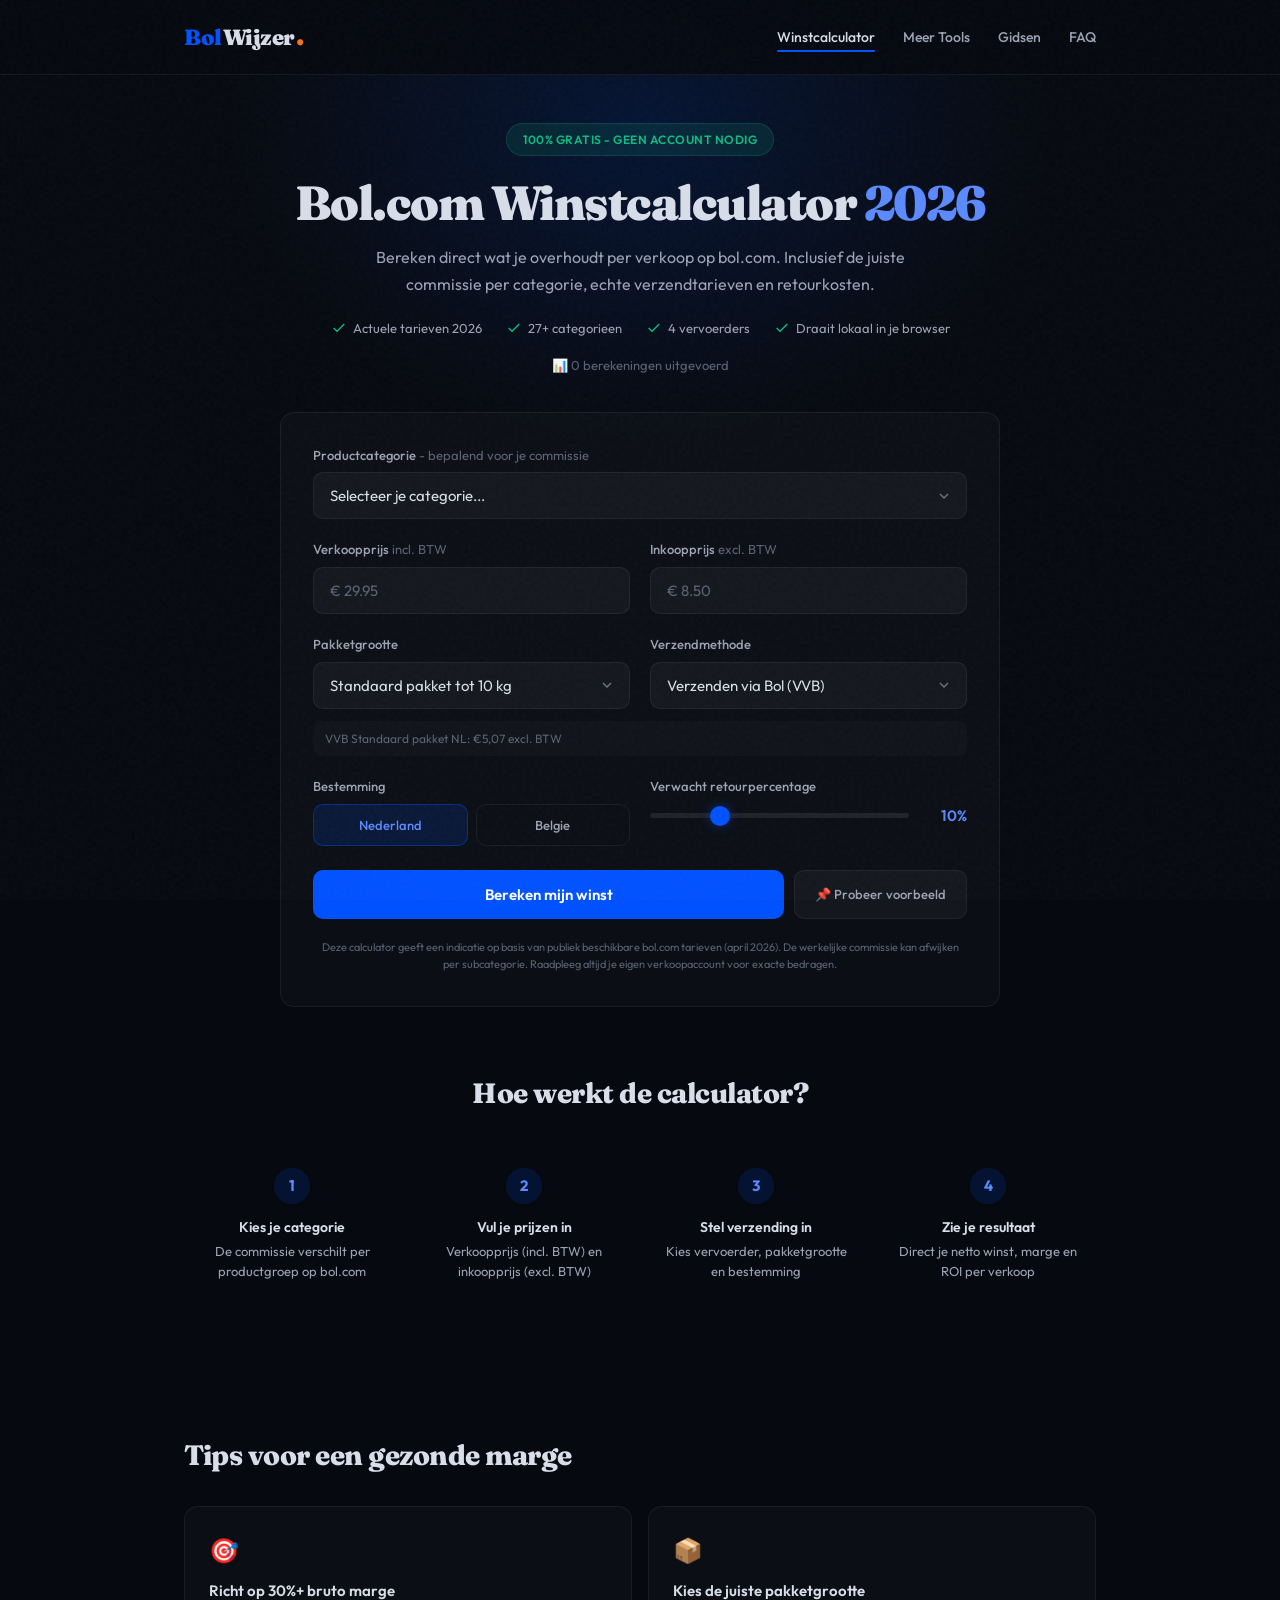
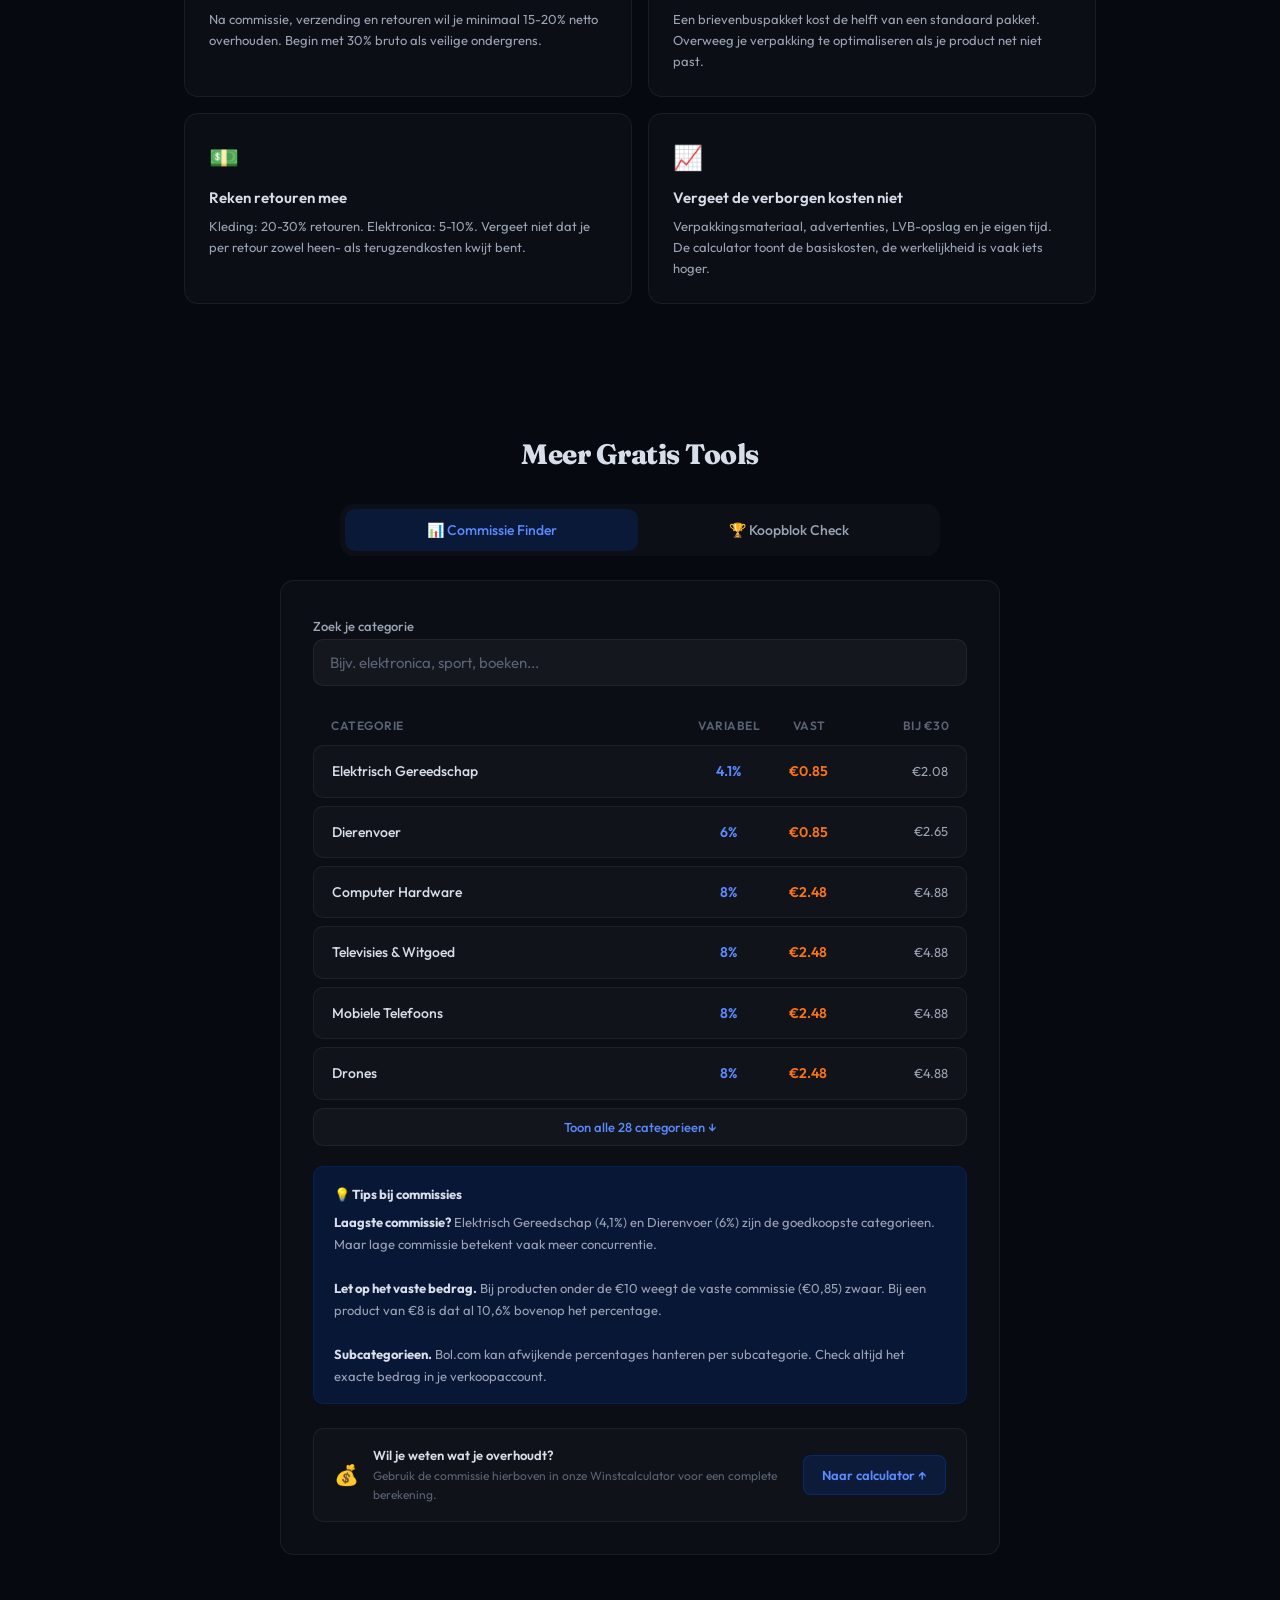
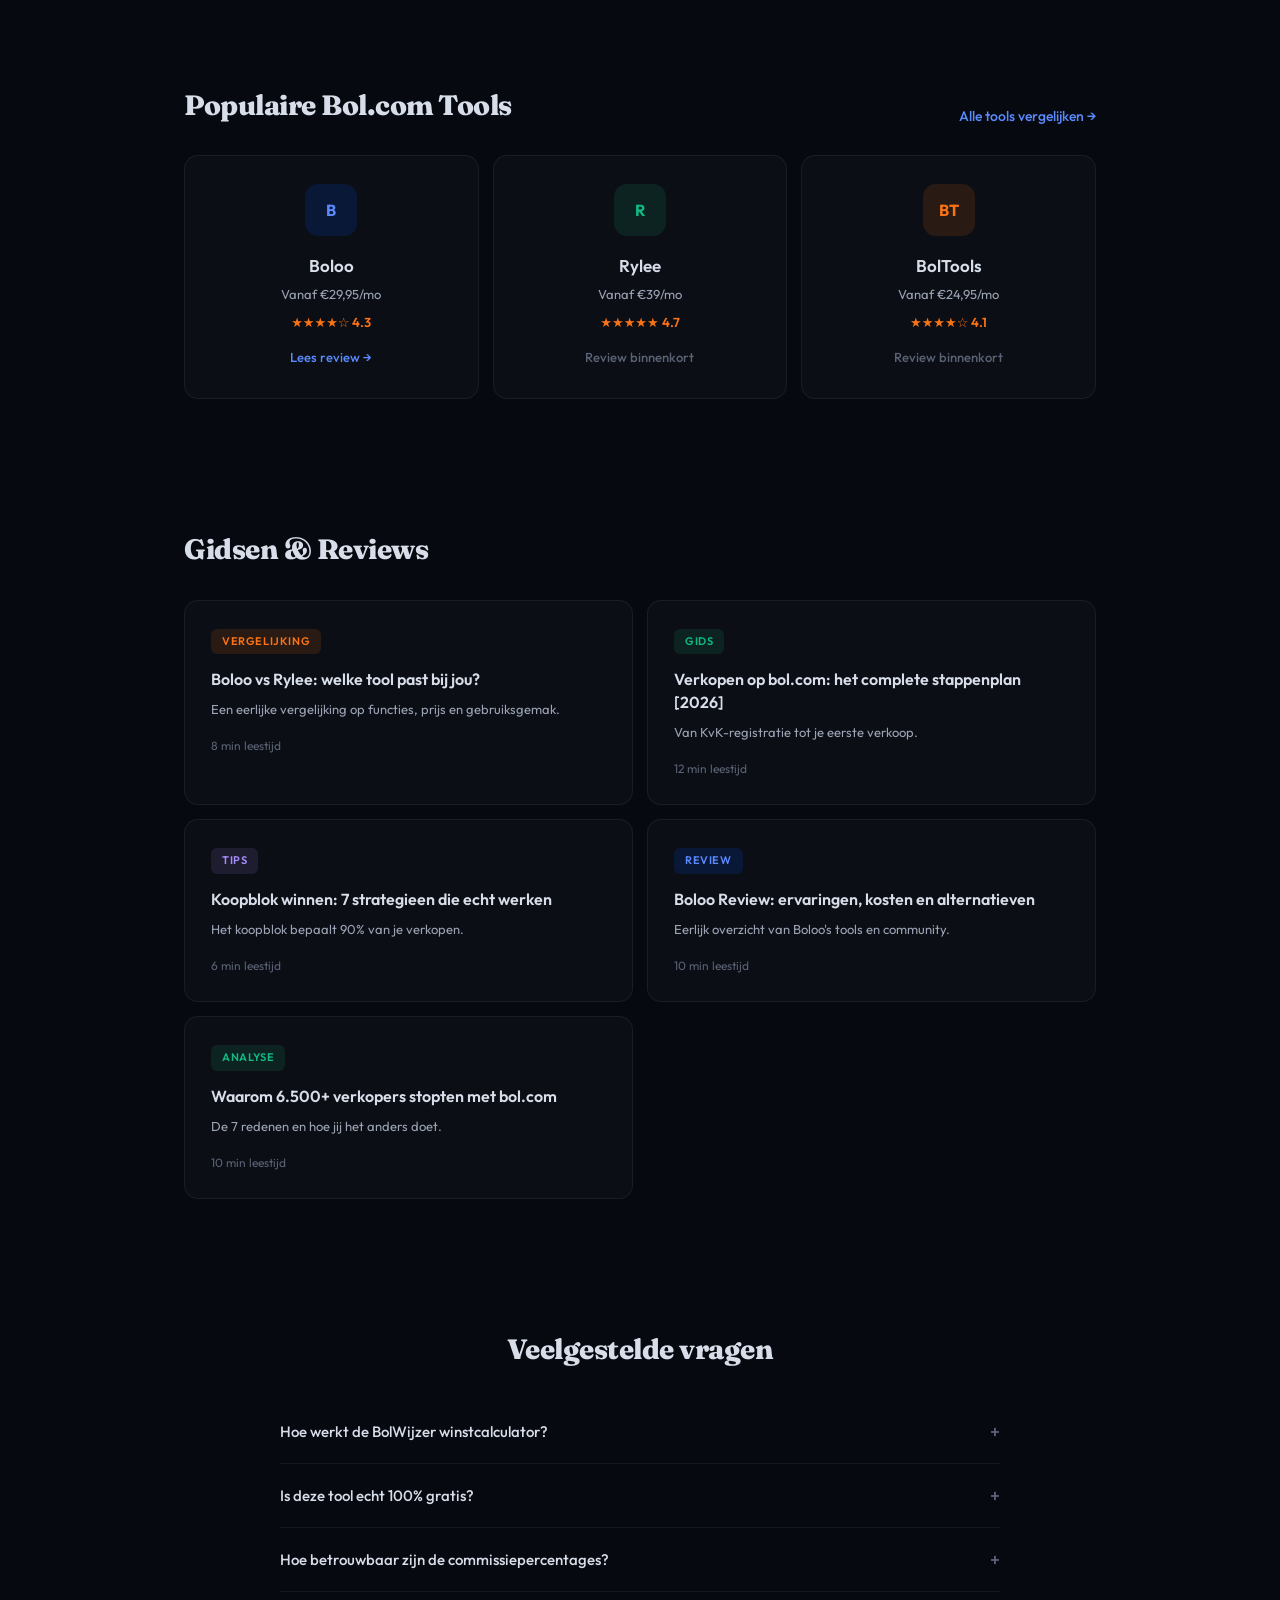
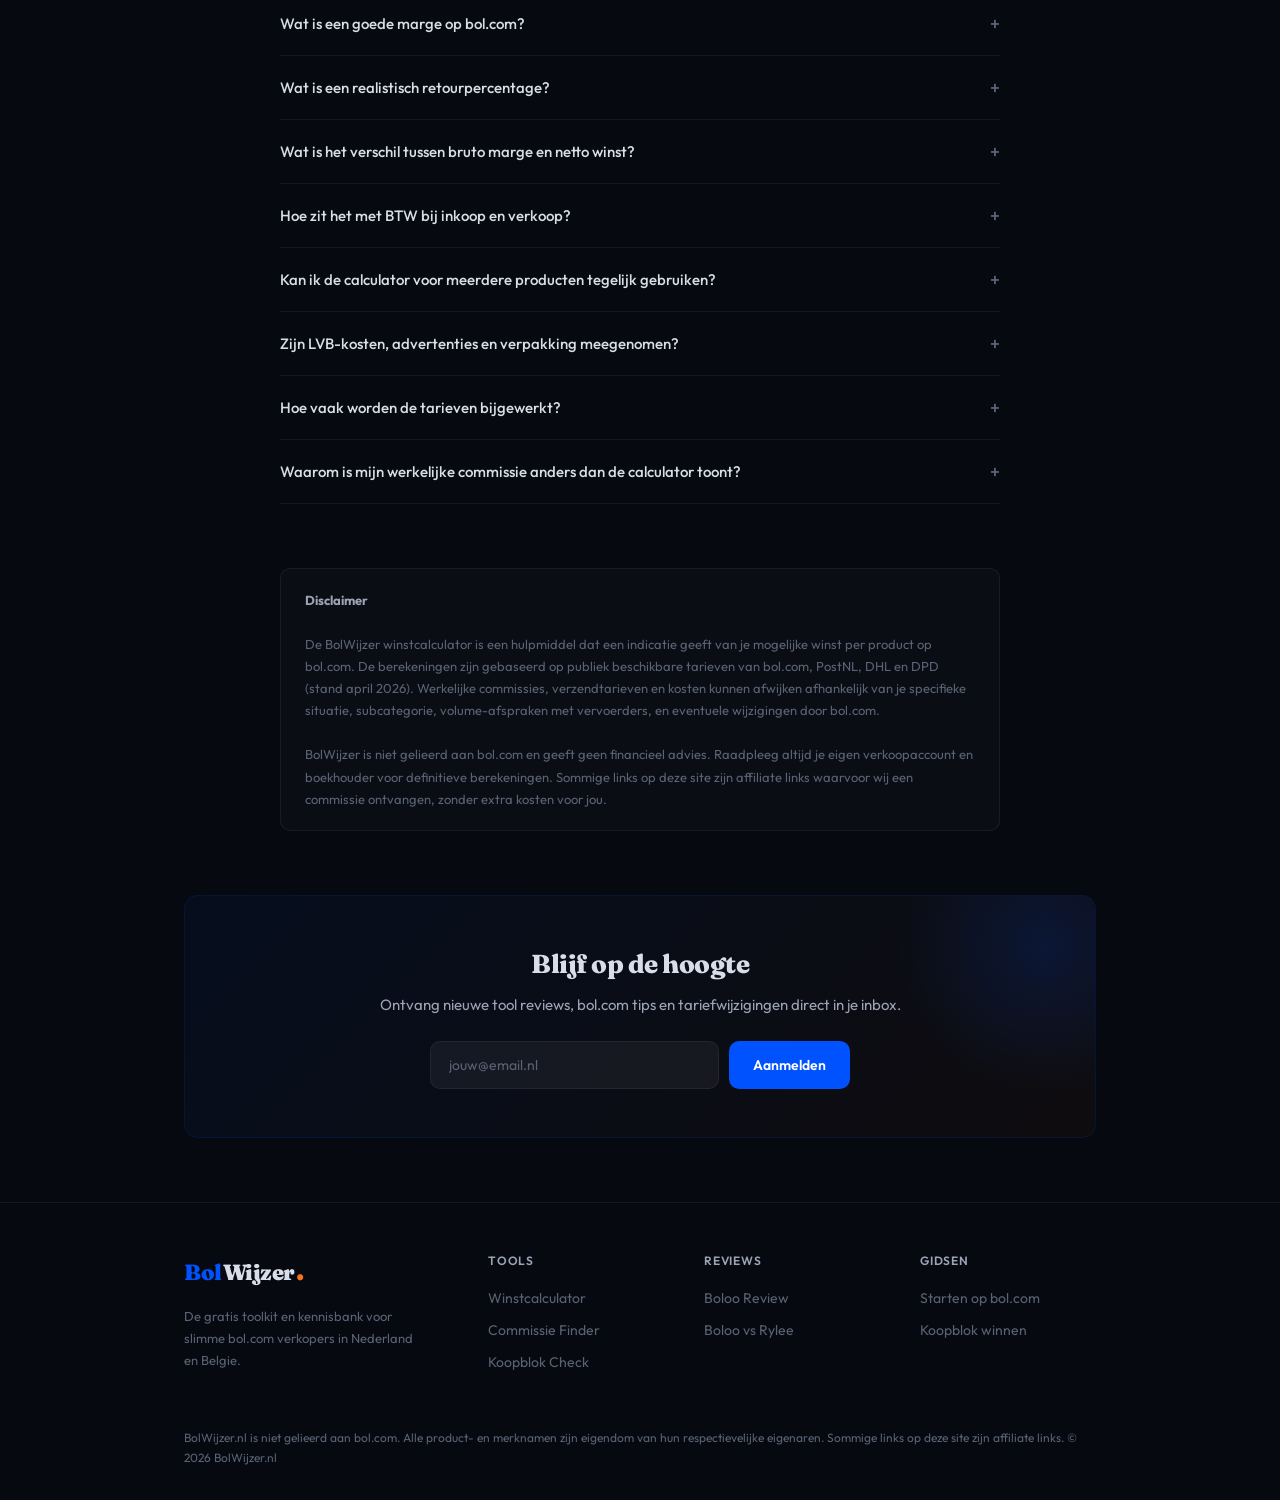
<file: index.html>
<!DOCTYPE html>
<html lang="nl">
<head>
  <meta charset="UTF-8">
  <meta name="viewport" content="width=device-width, initial-scale=1.0">
  <title>Gratis Bol.com Winstcalculator 2026 - Bereken Je Marge | BolWijzer</title>
  <meta name="description" content="Bereken gratis en direct je winst per product op bol.com. Inclusief commissie per categorie, verzendkosten (VVB, PostNL, DHL, DPD), retouren en BTW. De meest complete bol.com marge calculator van Nederland.">
  <meta name="robots" content="index, follow">
  <meta name="google-site-verification" content="8iEEH06wOQYKZ_gA9J6RftqQjDcf-VNdMoCuzvPRW1I" />
  <link rel="canonical" href="https://bolwijzer.nl/">
  <meta property="og:title" content="Gratis Bol.com Winstcalculator 2026 - Bereken Je Marge">
  <meta property="og:description" content="Bereken gratis en direct je winst per product op bol.com. Inclusief commissie, verzendkosten, retouren en BTW.">
  <meta property="og:url" content="https://bolwijzer.nl/">
  <meta property="og:image" content="https://bolwijzer.nl/og-image.png">
  <meta property="og:type" content="website">
  <meta property="og:locale" content="nl_NL">
  <meta property="og:site_name" content="BolWijzer">
  <link rel="icon" type="image/svg+xml" href="data:image/svg+xml,<svg xmlns='http://www.w3.org/2000/svg' viewBox='0 0 32 32'><rect width='32' height='32' rx='8' fill='%230052FF'/><text x='16' y='22' text-anchor='middle' font-size='18' font-weight='bold' fill='white'>B</text></svg>">
  <script type="application/ld+json">{"@context":"https://schema.org","@type":"WebSite","name":"BolWijzer","url":"https://bolwijzer.nl","description":"Gratis bol.com winstcalculator en tools voor verkopers"}</script>
  <script type="application/ld+json">{"@context":"https://schema.org","@type":"WebApplication","name":"BolWijzer Winstcalculator","url":"https://bolwijzer.nl/#calculator","description":"Gratis bol.com winstcalculator 2026. Bereken je netto winst inclusief commissie, verzendkosten, retouren en BTW per productcategorie.","applicationCategory":"BusinessApplication","operatingSystem":"Web","offers":{"@type":"Offer","price":"0","priceCurrency":"EUR"}}</script>
  <script type="application/ld+json">{"@context":"https://schema.org","@type":"FAQPage","mainEntity":[{"@type":"Question","name":"Hoe werkt de BolWijzer winstcalculator?","acceptedAnswer":{"@type":"Answer","text":"Vul je verkoopprijs, inkoopprijs en productcategorie in. De calculator berekent automatisch de bol.com commissie, verzendkosten en retourkosten. Je ziet direct je netto winst, bruto marge en ROI per verkoop."}},{"@type":"Question","name":"Is de calculator echt gratis?","acceptedAnswer":{"@type":"Answer","text":"Ja, 100% gratis. Geen account nodig, geen registratie, geen verborgen kosten. De berekening draait volledig in je browser, we slaan geen data op."}},{"@type":"Question","name":"Wat is een goede marge op bol.com?","acceptedAnswer":{"@type":"Answer","text":"Een bruto marge van minimaal 30% is een gezonde richtlijn. Na aftrek van alle kosten (commissie, verzending, retouren) wil je minimaal 15-20% netto marge overhouden om winstgevend te zijn."}},{"@type":"Question","name":"Hoe hoog is de bol.com commissie?","acceptedAnswer":{"@type":"Answer","text":"De commissie verschilt per productcategorie. Het varieert van 4,1% (elektrisch gereedschap) tot 20,7% (sieraden). De meeste categorieen zitten rond de 12,4%. Daarbovenop betaal je een vast bedrag per verkoop van meestal 0,85 euro."}}]}</script>
  <link rel="stylesheet" href="style.css">
  <style>
    /* EXTRA STYLES FOR REDESIGN */
    .hero-calc { max-width: var(--max-w); margin: 0 auto; padding: 48px 24px 0; position: relative; }
    .hero-calc-header { text-align: center; margin-bottom: 36px; position: relative; }
    .hero-calc-header .trust-badges { display: flex; justify-content: center; gap: 24px; margin-top: 20px; flex-wrap: wrap; }
    .trust-badge { display: flex; align-items: center; gap: 6px; font-size: 13px; color: var(--text-dim); }
    .trust-badge svg { width: 16px; height: 16px; stroke: var(--green); fill: none; stroke-width: 2; }

    /* ENHANCED RESULTS */
    .result-metrics { display: grid; grid-template-columns: repeat(3,1fr); gap: 12px; margin-bottom: 20px; }
    .result-metric { text-align: center; padding: 16px 12px; background: rgba(255,255,255,0.03); border: 1px solid var(--border); border-radius: var(--radius-sm); }
    .result-metric-label { font-size: 11px; color: var(--text-muted); text-transform: uppercase; letter-spacing: 0.5px; margin-bottom: 4px; }
    .result-metric-val { font-family: var(--font-display); font-weight: 800; font-size: 24px; }

    /* TIPS SECTION */
    .tips-grid { display: grid; grid-template-columns: repeat(2,1fr); gap: 16px; }
    .tip-card { padding: 24px; background: var(--bg-card); border: 1px solid var(--border); border-radius: var(--radius); }
    .tip-card .tip-icon { font-size: 24px; margin-bottom: 10px; }
    .tip-card h4 { font-size: 15px; font-weight: 600; margin-bottom: 6px; color: var(--text); }
    .tip-card p { font-size: 13px; color: var(--text-dim); line-height: 1.6; }

    /* FAQ ACCORDION */
    .faq-list { max-width: 720px; margin: 0 auto; }
    .faq-item { border-bottom: 1px solid var(--border); }
    .faq-q { width: 100%; display: flex; justify-content: space-between; align-items: center; padding: 20px 0; background: none; border: none; color: var(--text); font-size: 15px; font-weight: 500; font-family: var(--font-body); cursor: pointer; text-align: left; gap: 16px; }
    .faq-q:hover { color: var(--blue-soft); }
    .faq-q .faq-arrow { font-size: 18px; color: var(--text-muted); transition: transform 0.3s; flex-shrink: 0; }
    .faq-item.open .faq-arrow { transform: rotate(45deg); }
    .faq-a { max-height: 0; overflow: hidden; transition: max-height 0.35s ease; }
    .faq-a-inner { padding: 0 0 20px; font-size: 14px; color: var(--text-dim); line-height: 1.7; }

    /* DISCLAIMER */
    .disclaimer-box { max-width: 720px; margin: 0 auto; padding: 20px 24px; background: rgba(255,255,255,0.02); border: 1px solid var(--border); border-radius: var(--radius-sm); font-size: 13px; color: var(--text-muted); line-height: 1.7; }
    .disclaimer-box strong { color: var(--text-dim); }

    /* HOW IT WORKS */
    .steps-row { display: grid; grid-template-columns: repeat(4,1fr); gap: 16px; text-align: center; }
    .step-item { padding: 24px 16px; }
    .step-num { width: 36px; height: 36px; background: var(--blue-glow); color: var(--blue-soft); border-radius: 50%; display: flex; align-items: center; justify-content: center; font-weight: 700; font-size: 15px; margin: 0 auto 12px; }
    .step-item h4 { font-size: 14px; font-weight: 600; margin-bottom: 4px; color: var(--text); }
    .step-item p { font-size: 13px; color: var(--text-dim); line-height: 1.5; }

    /* WAT ALS GRID */
    .wa-grid { display: grid; grid-template-columns: 1fr 1fr; gap: 14px; }
    .wa-result-grid { display: grid; grid-template-columns: 1fr 1fr 1fr; gap: 8px; text-align: center; margin-top: 14px; padding: 12px 16px; background: var(--bg-card); border-radius: 8px; }
    .eco-grid { display: grid; grid-template-columns: 1fr 1fr; gap: 10px; }
    .eco-link { display: flex; align-items: center; gap: 10px; padding: 14px 16px; background: rgba(255,255,255,0.03); border: 1px solid var(--border); border-radius: var(--radius-sm); text-decoration: none; transition: all 0.2s; cursor: pointer; }
    .eco-link:hover { border-color: rgba(0,82,255,0.3); }
    .btn-row { display: flex; gap: 10px; }
    .calc-btn-row { display: flex; gap: 10px; }
    .calc-btn-row .calc-btn { flex: 1; }
    .eco-teaser { margin-top: 14px; padding: 12px 16px; background: rgba(0,82,255,0.06); border-radius: 8px; display: flex; align-items: center; gap: 10px; }
    .internal-cta { margin-top: 24px; padding: 16px 20px; background: rgba(255,255,255,0.02); border: 1px solid var(--border); border-radius: var(--radius-sm); display: flex; align-items: center; gap: 14px; }
    .internal-cta-btn { padding: 9px 18px; background: var(--blue-glow); border: 1px solid rgba(0,82,255,0.25); color: var(--blue-soft); border-radius: 8px; font-size: 13px; font-weight: 600; text-decoration: none; white-space: nowrap; }
    .example-btn { flex: 0 0 auto; padding: 15px 20px; background: rgba(255,255,255,0.04); border: 1px solid var(--border); border-radius: var(--radius-sm); color: var(--text-dim); font-size: 13px; font-weight: 500; font-family: var(--font-body); cursor: pointer; transition: all 0.2s; white-space: nowrap; }
    .example-btn:hover { border-color: rgba(0,82,255,0.3); }
    .export-btn { flex: 1; padding: 12px; background: rgba(255,255,255,0.04); border: 1px solid var(--border); border-radius: var(--radius-sm); color: var(--text-dim); font-size: 13px; font-weight: 500; font-family: var(--font-body); cursor: pointer; transition: all 0.2s; }
    .export-btn:hover { border-color: rgba(0,82,255,0.3); }

    @media (max-width: 768px) {
      .hero-calc { padding: 32px 16px 0; }
      .hero-calc-header h1 { letter-spacing: -1px; }
      .result-metrics { grid-template-columns: repeat(3, 1fr); gap: 8px; }
      .result-metric { padding: 12px 8px; }
      .result-metric-val { font-size: 20px; }
      .tips-grid { grid-template-columns: 1fr; }
      .steps-row { grid-template-columns: 1fr 1fr; }
      .wa-grid { grid-template-columns: 1fr; }
      .wa-result-grid { grid-template-columns: 1fr 1fr 1fr; }
      .eco-grid { grid-template-columns: 1fr; }
      .card { padding: 24px 18px; }
      .trust-badges { gap: 12px; }
      .trust-badge { font-size: 12px; }
      .faq-q { font-size: 14px; padding: 16px 0; }
      .section { padding: 48px 16px; }
    }
    @media (max-width: 480px) {
      .hero-calc { padding: 24px 14px 0; }
      .hero-calc-header h1 { font-size: 28px; }
      .result-metrics { grid-template-columns: 1fr; }
      .wa-result-grid { grid-template-columns: 1fr; }
      .steps-row { grid-template-columns: 1fr; }
      .btn-row { flex-direction: column; }
      .calc-btn-row { flex-direction: column; }
      .example-btn { width: 100%; }
      .card { padding: 20px 14px; }
      .trust-badges { flex-direction: column; align-items: center; gap: 8px; }
      .eco-teaser { flex-direction: column; text-align: center; }
      .internal-cta { flex-direction: column; text-align: center; }
      .section { padding: 36px 14px; }
      .footer { padding: 36px 14px 20px; }
    }
  </style>
</head>
<body>

  <!-- ============ 1. NAV ============ -->
  <nav class="nav">
    <div class="nav-inner">
      <a href="/" class="logo"><span class="logo-bol">Bol</span><span class="logo-wijzer">Wijzer</span><span class="logo-dot">.</span></a>
      <ul class="nav-links" id="navLinks">
        <li><a href="#calculator" class="active">Winstcalculator</a></li>
        <li><a href="#tools">Meer Tools</a></li>
        <li><a href="#artikelen">Gidsen</a></li>
        <li><a href="#faq">FAQ</a></li>
      </ul>
      <button class="nav-mobile-btn" aria-label="Menu" onclick="document.getElementById('navLinks').classList.toggle('mobile-open')">&#9776;</button>
    </div>
  </nav>

  <!-- ============ 2. HERO + CALCULATOR (boven de vouw) ============ -->
  <section class="hero-calc" id="calculator">
    <div style="position:absolute;top:-300px;left:50%;transform:translateX(-50%);width:900px;height:700px;background:radial-gradient(ellipse at center,var(--blue-glow) 0%,transparent 65%);pointer-events:none;animation:glowPulse 6s ease-in-out infinite;"></div>

    <div class="hero-calc-header anim-up">
      <div style="display:inline-flex;align-items:center;gap:8px;padding:6px 16px;background:var(--green-glow);border:1px solid rgba(16,185,129,0.2);border-radius:100px;font-size:12px;font-weight:600;color:var(--green);margin-bottom:20px;text-transform:uppercase;letter-spacing:0.5px;">100% gratis - geen account nodig</div>
      <h1 style="font-family:var(--font-display);font-weight:900;font-size:clamp(30px,5vw,48px);line-height:1.12;letter-spacing:-1.5px;max-width:700px;margin:0 auto 14px;">Bol.com Winstcalculator <span style="color:var(--blue-soft)">2026</span></h1>
      <p style="color:var(--text-dim);font-size:16px;max-width:560px;margin:0 auto;line-height:1.7;">Bereken direct wat je overhoudt per verkoop op bol.com. Inclusief de juiste commissie per categorie, echte verzendtarieven en retourkosten.</p>
      <div class="trust-badges">
        <span class="trust-badge"><svg viewBox="0 0 24 24"><polyline points="20 6 9 17 4 12"/></svg> Actuele tarieven 2026</span>
        <span class="trust-badge"><svg viewBox="0 0 24 24"><polyline points="20 6 9 17 4 12"/></svg> 27+ categorieen</span>
        <span class="trust-badge"><svg viewBox="0 0 24 24"><polyline points="20 6 9 17 4 12"/></svg> 4 vervoerders</span>
        <span class="trust-badge"><svg viewBox="0 0 24 24"><polyline points="20 6 9 17 4 12"/></svg> Draait lokaal in je browser</span>
      </div>
      <div style="margin-top:16px;font-size:13px;color:var(--text-muted);">&#128202; <span id="calcCounter">0</span> berekeningen uitgevoerd</div>
    </div>

    <!-- CALCULATOR CARD -->
    <div class="card anim-up-d1" style="max-width:720px;margin:0 auto;">
      <div class="form-grid">
        <div class="form-group full">
          <label class="form-label" for="category">Productcategorie <span style="color:var(--text-muted);font-weight:400;">- bepalend voor je commissie</span></label>
          <select class="form-select" id="category">
            <option value="">Selecteer je categorie...</option>
            <option value="4.1|0.85">Elektrisch Gereedschap (4.1% + &euro;0,85)</option>
            <option value="6|0.85">Dierenvoer (6% + &euro;0,85)</option>
            <option value="8|2.48">Computer Hardware (8% + &euro;2,48)</option>
            <option value="8|2.48">Televisies &amp; Witgoed (8% + &euro;2,48)</option>
            <option value="8|2.48">Mobiele Telefoons (8% + &euro;2,48)</option>
            <option value="10.8|0.85">Kampeerartikelen (10.8% + &euro;0,85)</option>
            <option value="12.4|0.85">Tuin &amp; Klussen (12.4% + &euro;0,85)</option>
            <option value="12.4|0.85">Sport &amp; Vrije Tijd (12.4% + &euro;0,85)</option>
            <option value="12.4|0.85">Speelgoed (12.4% + &euro;0,85)</option>
            <option value="12.4|0.85">Wonen &amp; Slapen (12.4% + &euro;0,85)</option>
            <option value="12.4|0.85">Baby &amp; Kind (12.4% + &euro;0,85)</option>
            <option value="12.4|0.85">Koken, Tafelen &amp; Huishouden (12.4% + &euro;0,85)</option>
            <option value="12.4|0.85">Dier &amp; Dierbenodigdheden (12.4% + &euro;0,85)</option>
            <option value="12.4|0.85">Kantoor &amp; Schoolbenodigdheden (12.4% + &euro;0,85)</option>
            <option value="12.4|0.85">Eten &amp; Drinken (12.4% + &euro;0,85)</option>
            <option value="12.4|0.85">Klein Huishoudelijk (12.4% + &euro;0,85)</option>
            <option value="13|0.85">Kleding &amp; Mode (13% + &euro;0,85)</option>
            <option value="13|0.85">Schoenen (13% + &euro;0,85)</option>
            <option value="13|0.85">Tassen &amp; Koffers (13% + &euro;0,85)</option>
            <option value="14.1|0.85">Beddengoed (14.1% + &euro;0,85)</option>
            <option value="15|0.85">Gezondheid &amp; Persoonlijke Verzorging (15% + &euro;0,85)</option>
            <option value="15|0">Boeken (15% + mediatoeslag &euro;1,00)</option>
            <option value="15|0">Film, Muziek &amp; Games (15% + mediatoeslag &euro;1,00)</option>
            <option value="20.7|0.85">Sieraden (20.7% + &euro;0,85)</option>
            <option value="12.4|0.85">Horloges (12.4% + &euro;0,85)</option>
          </select>
        </div>
        <div class="form-group">
          <label class="form-label" for="verkoopprijs">Verkoopprijs <span style="color:var(--text-muted);font-weight:400;">incl. BTW</span></label>
          <input class="form-input" type="number" id="verkoopprijs" placeholder="&euro; 29.95" step="0.01" min="0">
        </div>
        <div class="form-group">
          <label class="form-label" for="inkoopprijs">Inkoopprijs <span style="color:var(--text-muted);font-weight:400;">excl. BTW</span></label>
          <input class="form-input" type="number" id="inkoopprijs" placeholder="&euro; 8.50" step="0.01" min="0">
        </div>
        <div class="form-group">
          <label class="form-label">Pakketgrootte</label>
          <select class="form-select" id="pakketGrootte">
            <option value="brievenbus">Brievenbuspakket (max 38x26,5x3,2 cm)</option>
            <option value="pakket" selected>Standaard pakket tot 10 kg</option>
            <option value="groot">Groot pakket tot 23 kg</option>
          </select>
        </div>
        <div class="form-group">
          <label class="form-label">Verzendmethode</label>
          <select class="form-select" id="verzendMethode" onchange="shippingMethod=this.value;updateVerzendInfo();">
            <option value="vvb">Verzenden via Bol (VVB)</option>
            <option value="postnl">Eigen: PostNL</option>
            <option value="dhl">Eigen: DHL eCommerce</option>
            <option value="dpd">Eigen: DPD</option>
          </select>
        </div>
        <div class="form-group full" style="margin-top:-8px;">
          <div style="font-size:12px;color:var(--text-muted);padding:8px 12px;background:rgba(255,255,255,0.02);border-radius:8px;" id="verzendDetail">VVB Standaard pakket NL: &euro;5,07 excl. BTW</div>
        </div>
        <div class="form-group">
          <label class="form-label">Bestemming</label>
          <div class="radio-group">
            <button class="radio-btn active" data-dest="nl" onclick="setDest(this)">Nederland</button>
            <button class="radio-btn" data-dest="be" onclick="setDest(this)">Belgie</button>
          </div>
        </div>
        <div class="form-group">
          <label class="form-label">Verwacht retourpercentage</label>
          <div class="slider-row">
            <input class="slider" type="range" id="retourSlider" min="0" max="40" value="10" oninput="document.getElementById('retourVal').textContent=this.value+'%'">
            <span class="slider-val" id="retourVal">10%</span>
          </div>
        </div>
      </div>
      <div class="calc-btn-row">
        <button class="calc-btn" onclick="berekenWinst()">Bereken mijn winst</button>
        <button onclick="vulVoorbeeld()" class="example-btn">&#128204; Probeer voorbeeld</button>
      </div>

      <!-- ENHANCED RESULTS -->
      <div class="result" id="resultBox">
        <!-- KEY METRICS -->
        <div class="result-metrics">
          <div class="result-metric">
            <div class="result-metric-label">Netto winst</div>
            <div class="result-metric-val" id="rmWinst"></div>
          </div>
          <div class="result-metric">
            <div class="result-metric-label">Bruto marge</div>
            <div class="result-metric-val" id="rmBruto"></div>
          </div>
          <div class="result-metric">
            <div class="result-metric-label">ROI</div>
            <div class="result-metric-val" id="rmROI"></div>
          </div>
        </div>
        <!-- BREAKDOWN -->
        <div style="font-size:13px;color:var(--text-muted);margin-bottom:12px;font-weight:500;">Kostenopbouw per verkoop</div>
        <div class="result-rows">
          <div class="result-row"><span class="result-row-label">Verkoopprijs</span><span class="result-row-val" id="rVP"></span></div>
          <div class="result-row"><span class="result-row-label">Inkoopprijs</span><span class="result-row-val neg" id="rIP"></span></div>
          <div class="result-row"><span class="result-row-label" id="rCL">Bol.com commissie</span><span class="result-row-val neg" id="rC"></span></div>
          <div class="result-row"><span class="result-row-label" id="rVL">Verzendkosten</span><span class="result-row-val neg" id="rV"></span></div>
          <div class="result-row"><span class="result-row-label" id="rRL">Retourkosten</span><span class="result-row-val neg" id="rR"></span></div>
          <div class="result-row" style="border-top:1px solid var(--border);padding-top:10px;margin-top:6px;">
            <span class="result-row-label" style="color:var(--text);font-weight:600;">Netto winst</span>
            <span class="result-row-val" style="font-weight:700;" id="rNetto"></span>
          </div>
        </div>
        <!-- VERDICT -->
        <div id="resultVerdict" style="margin-top:16px;padding:14px 18px;border-radius:var(--radius-sm);font-size:14px;line-height:1.6;"></div>

        <!-- WAT ALS SIMULATOR -->
        <div id="watAlsBox" style="margin-top:16px;padding:20px;background:rgba(255,255,255,0.02);border:1px solid var(--border);border-radius:var(--radius-sm);">
          <div style="font-size:14px;font-weight:600;color:var(--text);margin-bottom:14px;">&#128300; Wat als... simulator</div>
          <div class="wa-grid">
            <div>
              <div style="font-size:12px;color:var(--text-muted);margin-bottom:6px;">Retourpercentage wijzigen</div>
              <div class="slider-row">
                <input class="slider" type="range" id="waRetour" min="0" max="40" value="10" oninput="updateWatAls()">
                <span class="slider-val" id="waRetourVal">10%</span>
              </div>
            </div>
            <div>
              <div style="font-size:12px;color:var(--text-muted);margin-bottom:6px;">Verkoopprijs wijzigen</div>
              <div class="slider-row">
                <input class="slider" type="range" id="waPrijs" min="-30" max="30" value="0" oninput="updateWatAls()">
                <span class="slider-val" id="waPrijsVal">+0%</span>
              </div>
            </div>
          </div>
          <div class="wa-result-grid" id="waResult">
            <div><div style="font-size:11px;color:var(--text-muted);">Nieuwe winst</div><div style="font-size:18px;font-weight:700;" id="waWinst">-</div></div>
            <div><div style="font-size:11px;color:var(--text-muted);">Nieuwe marge</div><div style="font-size:18px;font-weight:700;" id="waMarge">-</div></div>
            <div><div style="font-size:11px;color:var(--text-muted);">Verschil</div><div style="font-size:18px;font-weight:700;" id="waVerschil">-</div></div>
          </div>
        </div>

        <!-- EXPORT / DEEL KNOPPEN -->
        <div class="btn-row" style="margin-top:16px;">
          <button onclick="kopieerResultaat()" class="export-btn" id="kopieerBtn">&#128203; Kopieer resultaat</button>
          <button onclick="deelResultaat()" class="export-btn">&#128279; Deel link</button>
        </div>

        <!-- BOLWIJZER ECOSYSTEM CTA -->
        <div style="margin-top:20px;padding:22px;background:linear-gradient(135deg,var(--blue-glow),rgba(249,115,22,0.04));border:1px solid rgba(0,82,255,0.15);border-radius:12px;">
          <div style="font-size:15px;font-weight:600;color:var(--text);margin-bottom:10px;">Ga verder met BolWijzer</div>
          <div class="eco-grid">
            <a href="#tools" class="eco-link">
              <span style="font-size:20px;">&#128202;</span>
              <div><div style="font-size:13px;font-weight:600;color:var(--text);">Commissie Finder</div><div style="font-size:11px;color:var(--text-muted);">Alle tarieven per categorie</div></div>
            </a>
            <a href="#tools" onclick="setTimeout(()=>switchTab('koop'),100)" class="eco-link">
              <span style="font-size:20px;">&#127942;</span>
              <div><div style="font-size:13px;font-weight:600;color:var(--text);">Koopblok Check</div><div style="font-size:11px;color:var(--text-muted);">Schat je kans in</div></div>
            </a>
          </div>
          <div class="eco-teaser">
            <span style="font-size:16px;">&#128161;</span>
            <div style="font-size:12px;color:var(--text-dim);line-height:1.5;">
              <strong style="color:var(--text);">Binnenkort op BolWijzer:</strong> automatische marge-berekening voor je hele assortiment met slimme AI. <a href="#newsletter" style="color:var(--blue-soft);text-decoration:underline;text-underline-offset:2px;">Blijf op de hoogte</a>
            </div>
          </div>
        </div>

        <!-- SUBTLE RYLEE MENTION -->
        <div style="margin-top:12px;text-align:center;font-size:12px;color:var(--text-muted);">
          Zoek je nu al een alles-in-een oplossing? Bekijk onze <a href="artikelen/boloo-vs-rylee.html" style="color:var(--text-dim);text-decoration:underline;text-underline-offset:2px;">onafhankelijke tool-vergelijking</a>.
        </div>
      </div>

      <!-- DISCLAIMER UNDER CALC -->
      <div style="margin-top:20px;font-size:11px;color:var(--text-muted);line-height:1.6;text-align:center;">
        Deze calculator geeft een indicatie op basis van publiek beschikbare bol.com tarieven (april 2026). De werkelijke commissie kan afwijken per subcategorie. Raadpleeg altijd je eigen verkoopaccount voor exacte bedragen.
      </div>
    </div>
  </section>

  <!-- ============ 3. HOE WERKT HET ============ -->
  <section class="section">
    <div class="section-header" style="justify-content:center;"><h2>Hoe werkt de calculator?</h2></div>
    <div class="steps-row">
      <div class="step-item"><div class="step-num">1</div><h4>Kies je categorie</h4><p>De commissie verschilt per productgroep op bol.com</p></div>
      <div class="step-item"><div class="step-num">2</div><h4>Vul je prijzen in</h4><p>Verkoopprijs (incl. BTW) en inkoopprijs (excl. BTW)</p></div>
      <div class="step-item"><div class="step-num">3</div><h4>Stel verzending in</h4><p>Kies vervoerder, pakketgrootte en bestemming</p></div>
      <div class="step-item"><div class="step-num">4</div><h4>Zie je resultaat</h4><p>Direct je netto winst, marge en ROI per verkoop</p></div>
    </div>
  </section>

  <!-- ============ 4. PRAKTISCHE TIPS ============ -->
  <section class="section">
    <div class="section-header"><h2>Tips voor een gezonde marge</h2></div>
    <div class="tips-grid">
      <div class="tip-card">
        <div class="tip-icon">&#127919;</div>
        <h4>Richt op 30%+ bruto marge</h4>
        <p>Na commissie, verzending en retouren wil je minimaal 15-20% netto overhouden. Begin met 30% bruto als veilige ondergrens.</p>
      </div>
      <div class="tip-card">
        <div class="tip-icon">&#128230;</div>
        <h4>Kies de juiste pakketgrootte</h4>
        <p>Een brievenbuspakket kost de helft van een standaard pakket. Overweeg je verpakking te optimaliseren als je product net niet past.</p>
      </div>
      <div class="tip-card">
        <div class="tip-icon">&#128181;</div>
        <h4>Reken retouren mee</h4>
        <p>Kleding: 20-30% retouren. Elektronica: 5-10%. Vergeet niet dat je per retour zowel heen- als terugzendkosten kwijt bent.</p>
      </div>
      <div class="tip-card">
        <div class="tip-icon">&#128200;</div>
        <h4>Vergeet de verborgen kosten niet</h4>
        <p>Verpakkingsmateriaal, advertenties, LVB-opslag en je eigen tijd. De calculator toont de basiskosten, de werkelijkheid is vaak iets hoger.</p>
      </div>
    </div>
  </section>

  <!-- ============ 5. MEER TOOLS (TABS) ============ -->
  <section class="section" id="tools">
    <div class="section-header" style="justify-content:center;"><h2>Meer Gratis Tools</h2></div>
    <div class="tabs" style="max-width:600px;margin:0 auto 24px;">
      <button class="tab active" data-tab="comm" onclick="switchTab('comm')">&#128202; Commissie Finder</button>
      <button class="tab" data-tab="koop" onclick="switchTab('koop')">&#127942; Koopblok Check</button>
    </div>
    <div class="card" style="max-width:720px;margin:0 auto;">
      <!-- COMMISSIE FINDER -->
      <div id="tab-comm">
        <div style="margin-bottom:20px;">
          <label class="form-label" for="commSearch">Zoek je categorie</label>
          <input class="form-input" type="text" id="commSearch" placeholder="Bijv. elektronica, sport, boeken..." oninput="filterCommissie(this.value)">
        </div>
        <div class="comm-header">
          <span>Categorie</span><span style="text-align:center">Variabel</span><span style="text-align:center">Vast</span><span style="text-align:right">Bij &euro;30</span>
        </div>
        <div class="comm-grid" id="commGrid"></div>
        <button id="commToggle" onclick="toggleCommList()" style="width:100%;margin-top:8px;padding:10px;background:rgba(255,255,255,0.03);border:1px solid var(--border);border-radius:var(--radius-sm);color:var(--blue-soft);font-size:13px;font-weight:500;font-family:var(--font-body);cursor:pointer;transition:all 0.2s;">Toon alle 28 categorieen &#8595;</button>
        <div style="margin-top:20px;padding:16px 20px;background:var(--blue-glow);border:1px solid rgba(0,82,255,0.15);border-radius:var(--radius-sm);font-size:13px;line-height:1.7;">
          <strong style="color:var(--text);display:block;margin-bottom:6px;">&#128161; Tips bij commissies</strong>
          <span style="color:var(--text-dim);">
            <strong style="color:var(--text);">Laagste commissie?</strong> Elektrisch Gereedschap (4,1%) en Dierenvoer (6%) zijn de goedkoopste categorieen. Maar lage commissie betekent vaak meer concurrentie.<br><br>
            <strong style="color:var(--text);">Let op het vaste bedrag.</strong> Bij producten onder de &euro;10 weegt de vaste commissie (&euro;0,85) zwaar. Bij een product van &euro;8 is dat al 10,6% bovenop het percentage.<br><br>
            <strong style="color:var(--text);">Subcategorieen.</strong> Bol.com kan afwijkende percentages hanteren per subcategorie. Check altijd het exacte bedrag in je verkoopaccount.
          </span>
        </div>
        <div class="internal-cta">
          <span style="font-size:20px;">&#128176;</span>
          <div style="flex:1;"><div style="font-size:13px;font-weight:600;color:var(--text);">Wil je weten wat je overhoudt?</div><div style="font-size:12px;color:var(--text-muted);">Gebruik de commissie hierboven in onze Winstcalculator voor een complete berekening.</div></div>
          <a href="#calculator" class="internal-cta-btn">Naar calculator &#8593;</a>
        </div>
      </div>
      <!-- KOOPBLOK CHECK -->
      <div id="tab-koop" style="display:none">
        <div class="form-grid">
          <div class="form-group">
            <label class="form-label" for="kbPrijs">Jouw verkoopprijs</label>
            <input class="form-input" type="number" id="kbPrijs" placeholder="Bijv. 24.95" step="0.01" min="0">
          </div>
          <div class="form-group">
            <label class="form-label" for="kbConcurrent">Laagste concurrent prijs</label>
            <input class="form-input" type="number" id="kbConcurrent" placeholder="Bijv. 23.50" step="0.01" min="0">
          </div>
          <div class="form-group">
            <label class="form-label">Levertijd</label>
            <div class="radio-group">
              <button class="radio-btn active" data-lt="1" onclick="setLevertijd(this)">1 dag</button>
              <button class="radio-btn" data-lt="2" onclick="setLevertijd(this)">2-3 dagen</button>
              <button class="radio-btn" data-lt="3" onclick="setLevertijd(this)">4+ dagen</button>
            </div>
          </div>
          <div class="form-group">
            <label class="form-label">Prestatiescores</label>
            <div class="slider-row">
              <input class="slider" type="range" id="kbPrestatie" min="1" max="10" value="7" oninput="document.getElementById('kbPVal').textContent=this.value+'/10'">
              <span class="slider-val" id="kbPVal">7/10</span>
            </div>
          </div>
        </div>
        <button class="calc-btn" onclick="berekenKoopblok()">Check mijn kans</button>
        <div style="margin-top:20px;padding:16px 20px;background:var(--orange-glow);border:1px solid rgba(249,115,22,0.15);border-radius:var(--radius-sm);font-size:13px;line-height:1.7;">
          <strong style="color:var(--text);display:block;margin-bottom:6px;">&#127942; Tips voor het koopblok</strong>
          <span style="color:var(--text-dim);">
            <strong style="color:var(--text);">Prijs weegt het zwaarst</strong> (ca. 45%), maar je hoeft niet de goedkoopste te zijn. Binnen 3-5% van de laagste prijs is vaak voldoende als je levertijd en prestaties goed zijn.<br><br>
            <strong style="color:var(--text);">Levertijd maakt het verschil.</strong> "Morgen in huis" via VVB of LVB geeft een groot voordeel. Overweeg Verzenden via Bol als je dit nog niet doet.<br><br>
            <strong style="color:var(--text);">Prestatiescore is cumulatief.</strong> Een slechte week beinvloedt je score wekenlang. Houd je klantvragen onder 5% en lever altijd op tijd.
          </span>
        </div>
        <div class="result" id="kbResult">
          <div style="text-align:center;">
            <div class="score-ring">
              <svg viewBox="0 0 180 180"><circle class="ring-bg" cx="90" cy="90" r="75"/><circle class="ring-fill" id="kbRingFill" cx="90" cy="90" r="75" stroke-dasharray="471" stroke-dashoffset="471"/></svg>
              <div class="score-text"><div class="score-num" id="kbScoreNum">0%</div><div class="score-label">koopblok kans</div></div>
            </div>
            <p id="kbVerdict" style="font-size:15px;color:var(--text-dim);max-width:400px;margin:0 auto;"></p>
          </div>
          <div class="score-factors" id="kbFactors"></div>
          <div class="internal-cta">
            <span style="font-size:20px;">&#128176;</span>
            <div style="flex:1;"><div style="font-size:13px;font-weight:600;color:var(--text);">Koopblok strategie bepalen?</div><div style="font-size:12px;color:var(--text-muted);">Check eerst of je marge het toelaat om je prijs te verlagen met onze Winstcalculator.</div></div>
            <a href="#calculator" class="internal-cta-btn">Bereken winst &#8593;</a>
          </div>
          <div style="margin-top:10px;text-align:center;font-size:12px;color:var(--text-muted);">
            Wil je je prijs automatisch laten aanpassen? Lees onze <a href="artikelen/boloo-vs-rylee.html" style="color:var(--text-dim);text-decoration:underline;text-underline-offset:2px;">vergelijking van repricer-tools</a>.
          </div>
        </div>
      </div>
    </div>
  </section>

  <!-- ============ 6. TOOL VERGELIJKING ============ -->
  <section class="section" id="vergelijk">
    <div class="section-header"><h2>Populaire Bol.com Tools</h2><a href="artikelen/boloo-vs-rylee.html">Alle tools vergelijken &#8594;</a></div>
    <div class="compare-grid">
      <a class="compare-card" href="artikelen/boloo-review.html">
        <div class="compare-logo" style="background:var(--blue-glow);color:var(--blue-soft)">B</div>
        <h3>Boloo</h3><div class="compare-price">Vanaf &euro;29,95/mo</div>
        <div class="compare-rating">&#9733;&#9733;&#9733;&#9733;&#9734; 4.3</div>
        <span class="compare-link">Lees review &#8594;</span>
      </a>
      <div class="compare-card">
        <div class="compare-logo" style="background:var(--green-glow);color:var(--green)">R</div>
        <h3>Rylee</h3><div class="compare-price">Vanaf &euro;39/mo</div>
        <div class="compare-rating">&#9733;&#9733;&#9733;&#9733;&#9733; 4.7</div>
        <span class="compare-link" style="color:var(--text-muted);cursor:default;">Review binnenkort</span>
      </div>
      <div class="compare-card">
        <div class="compare-logo" style="background:var(--orange-glow);color:var(--orange)">BT</div>
        <h3>BolTools</h3><div class="compare-price">Vanaf &euro;24,95/mo</div>
        <div class="compare-rating">&#9733;&#9733;&#9733;&#9733;&#9734; 4.1</div>
        <span class="compare-link" style="color:var(--text-muted);cursor:default;">Review binnenkort</span>
      </div>
    </div>
  </section>

  <!-- ============ 7. ARTIKELEN ============ -->
  <section class="section" id="artikelen">
    <div class="section-header"><h2>Gidsen &amp; Reviews</h2></div>
    <div class="articles-grid">
      <a class="article-card" href="artikelen/boloo-vs-rylee.html">
        <span class="article-tag tag-compare">Vergelijking</span>
        <h3>Boloo vs Rylee: welke tool past bij jou?</h3>
        <p>Een eerlijke vergelijking op functies, prijs en gebruiksgemak.</p>
        <div class="read-time">8 min leestijd</div>
      </a>
      <a class="article-card" href="artikelen/verkopen-op-bol-com.html">
        <span class="article-tag tag-guide">Gids</span>
        <h3>Verkopen op bol.com: het complete stappenplan [2026]</h3>
        <p>Van KvK-registratie tot je eerste verkoop.</p>
        <div class="read-time">12 min leestijd</div>
      </a>
      <a class="article-card" href="artikelen/koopblok-winnen.html">
        <span class="article-tag tag-tips">Tips</span>
        <h3>Koopblok winnen: 7 strategieen die echt werken</h3>
        <p>Het koopblok bepaalt 90% van je verkopen.</p>
        <div class="read-time">6 min leestijd</div>
      </a>
      <a class="article-card" href="artikelen/boloo-review.html">
        <span class="article-tag tag-review">Review</span>
        <h3>Boloo Review: ervaringen, kosten en alternatieven</h3>
        <p>Eerlijk overzicht van Boloo's tools en community.</p>
        <div class="read-time">10 min leestijd</div>
      </a>
      <a class="article-card" href="artikelen/waarom-verkopers-stoppen.html">
        <span class="article-tag tag-guide">Analyse</span>
        <h3>Waarom 6.500+ verkopers stopten met bol.com</h3>
        <p>De 7 redenen en hoe jij het anders doet.</p>
        <div class="read-time">10 min leestijd</div>
      </a>
    </div>
  </section>

  <!-- ============ 8. FAQ ============ -->
  <section class="section" id="faq">
    <div class="section-header" style="justify-content:center;"><h2>Veelgestelde vragen</h2></div>
    <div class="faq-list">
      <div class="faq-item">
        <button class="faq-q" onclick="toggleFaq(this)">Hoe werkt de BolWijzer winstcalculator?<span class="faq-arrow">+</span></button>
        <div class="faq-a"><div class="faq-a-inner">Je vult je verkoopprijs (incl. BTW), inkoopprijs (excl. BTW) en productcategorie in. De calculator pakt automatisch het juiste commissiepercentage en vaste bedrag voor die categorie. Vervolgens kies je je verzendmethode, pakketgrootte en bestemming. De berekening toont je netto winst, bruto marge en ROI per verkoop. Alles draait in je browser, er wordt niks opgeslagen.</div></div>
      </div>
      <div class="faq-item">
        <button class="faq-q" onclick="toggleFaq(this)">Is deze tool echt 100% gratis?<span class="faq-arrow">+</span></button>
        <div class="faq-a"><div class="faq-a-inner">Ja, volledig gratis. Geen account, geen registratie, geen verborgen kosten. BolWijzer is een onafhankelijk platform dat gratis tools bouwt voor bol.com verkopers. We verdienen een kleine commissie via links naar tools die we reviewen, maar jij betaalt daar nooit extra voor.</div></div>
      </div>
      <div class="faq-item">
        <button class="faq-q" onclick="toggleFaq(this)">Hoe betrouwbaar zijn de commissiepercentages?<span class="faq-arrow">+</span></button>
        <div class="faq-a"><div class="faq-a-inner">We gebruiken de officieel gepubliceerde tarieven van het bol.com Partnerplatform (laatst bijgewerkt: april 2026). Bol.com kan binnen subcategorieen afwijkende percentages hanteren. Controleer altijd het exacte bedrag in je eigen verkoopaccount bij 'Artikelen' voor de definitieve commissie.</div></div>
      </div>
      <div class="faq-item">
        <button class="faq-q" onclick="toggleFaq(this)">Wat is een goede marge op bol.com?<span class="faq-arrow">+</span></button>
        <div class="faq-a"><div class="faq-a-inner">Als vuistregel: richt op minimaal <strong>30% bruto marge</strong> (verkoopprijs minus inkoopprijs minus commissie). Na aftrek van verzending, retouren en overige kosten wil je minimaal <strong>15-20% netto marge</strong> overhouden. Producten onder de 15% netto zijn risicovol, vooral in categorieen met hoge retouren.</div></div>
      </div>
      <div class="faq-item">
        <button class="faq-q" onclick="toggleFaq(this)">Wat is een realistisch retourpercentage?<span class="faq-arrow">+</span></button>
        <div class="faq-a"><div class="faq-a-inner">Dit verschilt sterk per categorie. Richtlijnen: <strong>Kleding &amp; Mode: 20-30%</strong>, Schoenen: 15-25%, Elektronica: 5-10%, Speelgoed: 3-8%, Boeken: 1-3%. De calculator laat je zelf het percentage instellen zodat je kunt zien hoe het je winst beinvloedt.</div></div>
      </div>
      <div class="faq-item">
        <button class="faq-q" onclick="toggleFaq(this)">Wat is het verschil tussen bruto marge en netto winst?<span class="faq-arrow">+</span></button>
        <div class="faq-a"><div class="faq-a-inner"><strong>Bruto marge</strong> = (verkoopprijs - inkoopprijs - commissie) / verkoopprijs. Dit is je marge voordat je verzending en retouren aftrekt. <strong>Netto winst</strong> = wat er overblijft na alle kosten (commissie + vast bedrag + transactiekosten + verzending + retourkosten). De netto winst is wat je daadwerkelijk overhoudt per verkoop.</div></div>
      </div>
      <div class="faq-item">
        <button class="faq-q" onclick="toggleFaq(this)">Hoe zit het met BTW bij inkoop en verkoop?<span class="faq-arrow">+</span></button>
        <div class="faq-a"><div class="faq-a-inner">Je verkoopprijs op bol.com is altijd inclusief BTW (21%). Je inkoopprijs is meestal exclusief BTW als je bij een leverancier koopt. De BTW die je ontvangt van klanten draag je af aan de Belastingdienst, minus de BTW die je zelf hebt betaald op inkoop. De calculator vraagt daarom om je verkoopprijs incl. BTW en inkoopprijs excl. BTW.</div></div>
      </div>
      <div class="faq-item">
        <button class="faq-q" onclick="toggleFaq(this)">Kan ik de calculator voor meerdere producten tegelijk gebruiken?<span class="faq-arrow">+</span></button>
        <div class="faq-a"><div class="faq-a-inner">De calculator berekent nu per product. We werken aan een slimme oplossing waarmee je straks je hele assortiment in een keer kunt doorrekenen, direct op BolWijzer. <a href="#newsletter" style="color:var(--blue-soft)">Meld je aan voor de nieuwsbrief</a> om als eerste toegang te krijgen. In de tussentijd kun je tools zoals <a href="artikelen/boloo-vs-rylee.html" style="color:var(--blue-soft)">Boloo of Rylee</a> overwegen die koppelen met je verkoopaccount.</div></div>
      </div>
      <div class="faq-item">
        <button class="faq-q" onclick="toggleFaq(this)">Zijn LVB-kosten, advertenties en verpakking meegenomen?<span class="faq-arrow">+</span></button>
        <div class="faq-a"><div class="faq-a-inner">De calculator bevat de belangrijkste kostenposten: commissie, transactiekosten, verzendkosten en retourkosten. <strong>Niet meegenomen</strong> zijn: LVB-opslagkosten, bol.com advertentiekosten (Sponsored Products), verpakkingsmateriaal, en je eigen tijd/overhead. In de praktijk liggen je werkelijke kosten dus iets hoger dan het resultaat.</div></div>
      </div>
      <div class="faq-item">
        <button class="faq-q" onclick="toggleFaq(this)">Hoe vaak worden de tarieven bijgewerkt?<span class="faq-arrow">+</span></button>
        <div class="faq-a"><div class="faq-a-inner">We controleren de bol.com commissietarieven en verzendtarieven bij elke grote tariefwijziging van bol.com of de vervoerders. De huidige tarieven zijn gebaseerd op de tarieven per april 2026. Bij significante wijzigingen updaten we de calculator zo snel mogelijk.</div></div>
      </div>
      <div class="faq-item">
        <button class="faq-q" onclick="toggleFaq(this)">Waarom is mijn werkelijke commissie anders dan de calculator toont?<span class="faq-arrow">+</span></button>
        <div class="faq-a"><div class="faq-a-inner">Bol.com hanteert soms afwijkende percentages per subcategorie of prijsklasse. Ook zijn er tijdelijke verlaagde commissies voor geselecteerde artikelen. De calculator gebruikt de hoofdcategorie-tarieven. Controleer je exacte commissie altijd in je verkoopaccount onder 'Artikelen'.</div></div>
      </div>
    </div>
  </section>

  <!-- ============ 9. DISCLAIMER ============ -->
  <section class="section" style="padding-top:0;">
    <div class="disclaimer-box">
      <strong>Disclaimer</strong><br><br>
      De BolWijzer winstcalculator is een hulpmiddel dat een indicatie geeft van je mogelijke winst per product op bol.com. De berekeningen zijn gebaseerd op publiek beschikbare tarieven van bol.com, PostNL, DHL en DPD (stand april 2026). Werkelijke commissies, verzendtarieven en kosten kunnen afwijken afhankelijk van je specifieke situatie, subcategorie, volume-afspraken met vervoerders, en eventuele wijzigingen door bol.com.<br><br>
      BolWijzer is niet gelieerd aan bol.com en geeft geen financieel advies. Raadpleeg altijd je eigen verkoopaccount en boekhouder voor definitieve berekeningen. Sommige links op deze site zijn affiliate links waarvoor wij een commissie ontvangen, zonder extra kosten voor jou.
    </div>
  </section>

  <!-- ============ 10. NEWSLETTER ============ -->
  <section class="newsletter">
    <div class="newsletter-card">
      <h2>Blijf op de hoogte</h2>
      <p>Ontvang nieuwe tool reviews, bol.com tips en tariefwijzigingen direct in je inbox.</p>
      <div class="newsletter-form">
        <input type="email" placeholder="jouw@email.nl" aria-label="E-mailadres">
        <button type="button">Aanmelden</button>
      </div>
    </div>
  </section>

  <!-- ============ 11. FOOTER ============ -->
  <div class="footer-wrap">
    <footer class="footer">
      <div class="footer-brand">
        <div class="logo"><span class="logo-bol">Bol</span><span class="logo-wijzer">Wijzer</span><span class="logo-dot">.</span></div>
        <p>De gratis toolkit en kennisbank voor slimme bol.com verkopers in Nederland en Belgie.</p>
      </div>
      <div class="footer-col"><h4>Tools</h4><a href="#calculator">Winstcalculator</a><a href="#tools">Commissie Finder</a><a href="#tools">Koopblok Check</a></div>
      <div class="footer-col"><h4>Reviews</h4><a href="artikelen/boloo-review.html">Boloo Review</a><a href="artikelen/boloo-vs-rylee.html">Boloo vs Rylee</a></div>
      <div class="footer-col"><h4>Gidsen</h4><a href="artikelen/verkopen-op-bol-com.html">Starten op bol.com</a><a href="artikelen/koopblok-winnen.html">Koopblok winnen</a></div>
    </footer>
    <div class="footer-bottom">BolWijzer.nl is niet gelieerd aan bol.com. Alle product- en merknamen zijn eigendom van hun respectievelijke eigenaren. Sommige links op deze site zijn affiliate links. &copy; 2026 BolWijzer.nl</div>
  </div>

  <script>
  /* ---- STATE ---- */
  let shippingMethod='vvb', levertijd=1, bestemming='nl';

  const verzendTarieven = {
    vvb:    { brievenbus:{nl:3.27,be:5.38}, pakket:{nl:5.07,be:5.38}, groot:{nl:5.07,be:5.38} },
    postnl: { brievenbus:{nl:3.43,be:5.74}, pakket:{nl:5.74,be:8.26}, groot:{nl:10.91,be:14.05} },
    dhl:    { brievenbus:{nl:3.18,be:5.50}, pakket:{nl:4.92,be:7.85}, groot:{nl:12.36,be:15.25} },
    dpd:    { brievenbus:{nl:3.25,be:5.40}, pakket:{nl:5.17,be:7.50}, groot:{nl:10.50,be:13.80} }
  };
  const pakketLabels = { brievenbus:'Brievenbuspakket', pakket:'Standaard pakket', groot:'Groot pakket' };
  const methodeLabels = { vvb:'VVB', postnl:'PostNL', dhl:'DHL', dpd:'DPD' };

  function updateVerzendInfo(){
    const pkg=document.getElementById('pakketGrootte').value;
    const t=verzendTarieven[shippingMethod][pkg][bestemming];
    document.getElementById('verzendDetail').textContent=methodeLabels[shippingMethod]+' '+pakketLabels[pkg]+' '+bestemming.toUpperCase()+': \u20AC'+t.toFixed(2)+' excl. BTW';
  }
  function setDest(b){document.querySelectorAll('[data-dest]').forEach(x=>x.classList.remove('active'));b.classList.add('active');bestemming=b.dataset.dest;updateVerzendInfo();}
  function setLevertijd(b){document.querySelectorAll('#tab-koop .radio-btn').forEach(x=>x.classList.remove('active'));b.classList.add('active');levertijd=parseInt(b.dataset.lt);}
  document.getElementById('pakketGrootte').addEventListener('change',updateVerzendInfo);

  /* ---- TABS ---- */
  function switchTab(t){
    document.querySelectorAll('.tab').forEach(x=>x.classList.remove('active'));
    document.querySelector(`[data-tab="${t}"]`).classList.add('active');
    ['comm','koop'].forEach(id=>{document.getElementById('tab-'+id).style.display=id===t?'block':'none';});
    if(t==='comm'&&!document.getElementById('commGrid').children.length)renderCommissie();
  }

  /* ---- WINSTCALCULATOR (enhanced) ---- */
  function berekenWinst(){
    const c=document.getElementById('category').value,vp=parseFloat(document.getElementById('verkoopprijs').value),ip=parseFloat(document.getElementById('inkoopprijs').value),rp=parseInt(document.getElementById('retourSlider').value);
    if(!c||isNaN(vp)||isNaN(ip)||vp<=0){alert('Vul alle velden in om je winst te berekenen.');return;}

    const[p,v]=c.split('|').map(Number);
    const pkg=document.getElementById('pakketGrootte').value;
    const comm=vp*p/100+v;
    const verz=verzendTarieven[shippingMethod][pkg][bestemming];
    const ret=rp/100*verz;
    const tx=0.30;
    const nw=vp-ip-comm-verz-ret-tx;
    const nettoMarge=nw/vp*100;
    const brutoMarge=(vp-ip-comm)/vp*100;
    const roi=ip>0?(nw/ip*100):0;
    const pos=nw>=0;
    const col=pos?'var(--green)':'var(--red)';

    // Key metrics
    document.getElementById('rmWinst').textContent='\u20AC'+nw.toFixed(2);
    document.getElementById('rmWinst').style.color=col;
    document.getElementById('rmBruto').textContent=brutoMarge.toFixed(1)+'%';
    document.getElementById('rmBruto').style.color=brutoMarge>=30?'var(--green)':brutoMarge>=15?'var(--orange)':'var(--red)';
    document.getElementById('rmROI').textContent=roi.toFixed(0)+'%';
    document.getElementById('rmROI').style.color=roi>=50?'var(--green)':roi>=20?'var(--orange)':'var(--red)';

    // Breakdown
    document.getElementById('rVP').textContent='\u20AC'+vp.toFixed(2);
    document.getElementById('rIP').textContent='- \u20AC'+ip.toFixed(2);
    document.getElementById('rCL').textContent='Bol.com commissie ('+p+'% + \u20AC'+v.toFixed(2)+' + \u20AC0,30)';
    document.getElementById('rC').textContent='- \u20AC'+(comm+tx).toFixed(2);
    document.getElementById('rVL').textContent='Verzendkosten ('+methodeLabels[shippingMethod]+', '+pakketLabels[pkg]+', '+bestemming.toUpperCase()+')';
    document.getElementById('rV').textContent='- \u20AC'+verz.toFixed(2);
    document.getElementById('rRL').textContent='Retourkosten ('+rp+'%)';
    document.getElementById('rR').textContent='- \u20AC'+ret.toFixed(2);
    document.getElementById('rNetto').textContent=(pos?'':'')+'\u20AC'+nw.toFixed(2);
    document.getElementById('rNetto').style.color=col;

    // Verdict
    const vd=document.getElementById('resultVerdict');
    if(nettoMarge>=20){vd.style.background='var(--green-glow)';vd.style.borderColor='rgba(16,185,129,0.2)';vd.style.color='var(--green)';vd.innerHTML='<strong>Gezonde marge.</strong> Met '+nettoMarge.toFixed(1)+'% netto marge en een ROI van '+roi.toFixed(0)+'% ziet dit product er winstgevend uit. Let wel op advertentiekosten en verpakking die hier niet in zitten.';}
    else if(nettoMarge>=10){vd.style.background='var(--orange-glow)';vd.style.borderColor='rgba(249,115,22,0.2)';vd.style.color='var(--orange)';vd.innerHTML='<strong>Krappe marge.</strong> Met '+nettoMarge.toFixed(1)+'% netto marge is er weinig ruimte voor tegenvallers. Overweeg je inkoopprijs te verlagen of je verkoopprijs te verhogen.';}
    else{vd.style.background='var(--red-glow)';vd.style.borderColor='rgba(239,68,68,0.2)';vd.style.color='var(--red)';vd.innerHTML='<strong>'+(nw<0?'Verliesgevend.':'Zeer krappe marge.')+'</strong> Met '+nettoMarge.toFixed(1)+'% netto marge is dit product waarschijnlijk niet winstgevend. Heroverweeg je prijsstrategie of kies een ander product.';}

    const b=document.getElementById('resultBox');b.classList.add('visible');b.scrollIntoView({behavior:'smooth',block:'nearest'});

    // Update counter
    calcCount++;
    try{localStorage.setItem('bw_calcs',calcCount);}catch(e){}
    document.getElementById('calcCounter').textContent=calcCount.toLocaleString('nl-NL');

    // Init wat-als sliders to current values
    document.getElementById('waRetour').value=rp;
    document.getElementById('waRetourVal').textContent=rp+'%';
    document.getElementById('waPrijs').value=0;
    document.getElementById('waPrijsVal').textContent='+0%';
    lastCalc={vp,ip,p,v,pkg,verz};
    updateWatAls();
  }

  /* ---- COUNTER ---- */
  let calcCount=0;
  try{calcCount=parseInt(localStorage.getItem('bw_calcs'))||0;}catch(e){}
  document.getElementById('calcCounter').textContent=calcCount.toLocaleString('nl-NL');

  /* ---- VOORBEELDDATA ---- */
  function vulVoorbeeld(){
    document.getElementById('category').value='12.4|0.85';
    document.getElementById('verkoopprijs').value='29.95';
    document.getElementById('inkoopprijs').value='8.50';
    document.getElementById('pakketGrootte').value='pakket';
    document.getElementById('verzendMethode').value='vvb';
    shippingMethod='vvb';
    document.getElementById('retourSlider').value=10;
    document.getElementById('retourVal').textContent='10%';
    setDest(document.querySelector('[data-dest="nl"]'));
    updateVerzendInfo();
    berekenWinst();
  }

  /* ---- WAT ALS SIMULATOR ---- */
  let lastCalc=null;
  function updateWatAls(){
    if(!lastCalc)return;
    const waRet=parseInt(document.getElementById('waRetour').value);
    const waPrijsPct=parseInt(document.getElementById('waPrijs').value);
    document.getElementById('waRetourVal').textContent=waRet+'%';
    document.getElementById('waPrijsVal').textContent=(waPrijsPct>=0?'+':'')+waPrijsPct+'%';

    const {vp:origVP,ip,p,v,pkg,verz}=lastCalc;
    const newVP=origVP*(1+waPrijsPct/100);
    const comm=newVP*p/100+v;
    const ret=waRet/100*verz;
    const tx=0.30;
    const nw=newVP-ip-comm-verz-ret-tx;
    const marge=nw/newVP*100;
    const origNW=origVP-ip-(origVP*p/100+v)-verz-(parseInt(document.getElementById('retourSlider').value)/100*verz)-tx;
    const verschil=nw-origNW;
    const col=nw>=0?'var(--green)':'var(--red)';
    const vCol=verschil>=0?'var(--green)':'var(--red)';

    document.getElementById('waWinst').textContent='\u20AC'+nw.toFixed(2);
    document.getElementById('waWinst').style.color=col;
    document.getElementById('waMarge').textContent=marge.toFixed(1)+'%';
    document.getElementById('waMarge').style.color=marge>=20?'var(--green)':marge>=10?'var(--orange)':'var(--red)';
    document.getElementById('waVerschil').textContent=(verschil>=0?'+':'')+'\u20AC'+verschil.toFixed(2);
    document.getElementById('waVerschil').style.color=vCol;
  }

  /* ---- KOPIEER RESULTAAT ---- */
  function kopieerResultaat(){
    const vp=document.getElementById('rVP').textContent;
    const ip=document.getElementById('rIP').textContent;
    const comm=document.getElementById('rC').textContent;
    const verz=document.getElementById('rV').textContent;
    const ret=document.getElementById('rR').textContent;
    const netto=document.getElementById('rNetto').textContent;
    const bruto=document.getElementById('rmBruto').textContent;
    const roi=document.getElementById('rmROI').textContent;

    const txt=`BolWijzer Winstberekening\n`+
      `========================\n`+
      `Verkoopprijs: ${vp}\n`+
      `Inkoopprijs: ${ip}\n`+
      `Commissie: ${comm}\n`+
      `Verzending: ${verz}\n`+
      `Retouren: ${ret}\n`+
      `------------------------\n`+
      `Netto winst: ${netto}\n`+
      `Bruto marge: ${bruto}\n`+
      `ROI: ${roi}\n\n`+
      `Berekend op bolwijzer.nl`;

    navigator.clipboard.writeText(txt).then(()=>{
      const btn=document.getElementById('kopieerBtn');
      btn.textContent='\u2705 Gekopieerd!';
      setTimeout(()=>{btn.textContent='\uD83D\uDCCB Kopieer resultaat';},2000);
    }).catch(()=>{alert('Kopieer mislukt. Probeer het opnieuw.');});
  }

  /* ---- DEEL LINK ---- */
  function deelResultaat(){
    const url='https://bolwijzer.nl/#calculator';
    if(navigator.share){
      navigator.share({title:'BolWijzer Winstcalculator',text:'Bereken gratis je winst op bol.com',url:url});
    }else{
      navigator.clipboard.writeText(url).then(()=>{alert('Link gekopieerd naar klembord!');});
    }
  }

  /* ---- COMMISSIE FINDER ---- */
  const commissies=[
    {cat:'Elektrisch Gereedschap',pct:4.1,vast:0.85},{cat:'Dierenvoer',pct:6,vast:0.85},
    {cat:'Computer Hardware',pct:8,vast:2.48},{cat:'Televisies & Witgoed',pct:8,vast:2.48},
    {cat:'Mobiele Telefoons',pct:8,vast:2.48},{cat:'Drones',pct:8,vast:2.48},
    {cat:'Grote Meubelen',pct:8,vast:2.48},{cat:'Kampeerartikelen',pct:10.8,vast:0.85},
    {cat:'Tuin & Klussen',pct:12.4,vast:0.85},{cat:'Sport & Vrije Tijd',pct:12.4,vast:0.85},
    {cat:'Speelgoed',pct:12.4,vast:0.85},{cat:'Wonen & Slapen',pct:12.4,vast:0.85},
    {cat:'Baby & Kind',pct:12.4,vast:0.85},{cat:'Koken, Tafelen & Huishouden',pct:12.4,vast:0.85},
    {cat:'Dier & Dierbenodigdheden',pct:12.4,vast:0.85},{cat:'Kantoor & Schoolbenodigdheden',pct:12.4,vast:0.85},
    {cat:'Eten & Drinken',pct:12.4,vast:0.85},{cat:'Klein Huishoudelijk',pct:12.4,vast:0.85},
    {cat:'Horloges',pct:12.4,vast:0.85},{cat:'Auto & Motor',pct:12.4,vast:0.85},
    {cat:'Kleding & Mode',pct:13,vast:0.85},{cat:'Schoenen',pct:13,vast:0.85},
    {cat:'Tassen & Koffers',pct:13,vast:0.85},{cat:'Beddengoed',pct:14.1,vast:0.85},
    {cat:'Gezondheid & Persoonlijke Verzorging',pct:15,vast:0.85},
    {cat:'Boeken (+ mediatoeslag \u20AC1)',pct:15,vast:0},
    {cat:'Film, Muziek & Games (+ mediatoeslag \u20AC1)',pct:15,vast:0},
    {cat:'Sieraden',pct:20.7,vast:0.85},
  ];
  let commExpanded=false;
  function renderCommissie(filter=''){
    const g=document.getElementById('commGrid');g.innerHTML='';
    const filtered=commissies.filter(c=>c.cat.toLowerCase().includes(filter.toLowerCase()));
    const isSearching=filter.length>0;
    const showAll=commExpanded||isSearching;
    const visible=showAll?filtered:filtered.slice(0,6);
    visible.forEach(c=>{
      const total=(30*c.pct/100+c.vast).toFixed(2);
      g.innerHTML+=`<div class="comm-row"><span class="cat-name">${c.cat}</span><span class="cat-pct">${c.pct}%</span><span class="cat-vast">&euro;${c.vast.toFixed(2)}</span><span class="cat-total">&euro;${total}</span></div>`;
    });
    const btn=document.getElementById('commToggle');
    if(isSearching||filtered.length<=6){btn.style.display='none';}
    else{btn.style.display='block';btn.textContent=commExpanded?'Toon minder \u2191':'Toon alle '+filtered.length+' categorieen \u2193';}
  }
  function toggleCommList(){commExpanded=!commExpanded;renderCommissie(document.getElementById('commSearch').value);}
  function filterCommissie(v){commExpanded=false;renderCommissie(v);}

  /* ---- KOOPBLOK ---- */
  function berekenKoopblok(){
    const mp=parseFloat(document.getElementById('kbPrijs').value),cp=parseFloat(document.getElementById('kbConcurrent').value),pr=parseInt(document.getElementById('kbPrestatie').value);
    if(isNaN(mp)||isNaN(cp)||mp<=0||cp<=0){alert('Vul alle velden in.');return;}
    const pd=(cp-mp)/cp*100;
    let ps=pd>5?90:pd>0?70:pd>-3?40:pd>-10?20:5;
    let ls=levertijd===1?90:levertijd===2?55:20;
    let prs=pr*10;
    const tot=Math.round(ps*0.45+ls*0.30+prs*0.25);
    const circ=471,off=circ-circ*tot/100;
    let col=tot>=70?'var(--green)':tot>=40?'var(--orange)':'var(--red)';
    document.getElementById('kbRingFill').style.strokeDashoffset=off;
    document.getElementById('kbRingFill').style.stroke=col;
    document.getElementById('kbScoreNum').textContent=tot+'%';
    document.getElementById('kbScoreNum').style.color=col;
    document.getElementById('kbVerdict').textContent=tot>=75?'Sterke positie! Je hebt een goede kans op het koopblok.':tot>=50?'Redelijke kans. Verbeter je prijs of levertijd om sterker te staan.':'Lastige positie. Overweeg je prijs te verlagen of je levertijd te verkorten.';
    const f=document.getElementById('kbFactors');
    f.innerHTML=[['Prijs (45%)',ps],['Levertijd (30%)',ls],['Prestatie (25%)',prs],['Totaal',tot]].map(([l,v])=>{let c2=v>=60?'var(--green)':v>=30?'var(--orange)':'var(--red)';return`<div class="score-factor"><div class="score-factor-label">${l}</div><div class="score-factor-val" style="color:${c2}">${v}/100</div><div class="score-factor-bar"><div class="score-factor-fill" style="width:${v}%;background:${c2}"></div></div></div>`;}).join('');
    const b=document.getElementById('kbResult');b.classList.add('visible');b.scrollIntoView({behavior:'smooth',block:'nearest'});
  }

  /* ---- FAQ TOGGLE ---- */
  function toggleFaq(btn){
    const item=btn.parentElement;
    const wasOpen=item.classList.contains('open');
    document.querySelectorAll('.faq-item').forEach(i=>{i.classList.remove('open');i.querySelector('.faq-a').style.maxHeight=null;});
    if(!wasOpen){item.classList.add('open');const a=item.querySelector('.faq-a');a.style.maxHeight=a.scrollHeight+'px';}
  }

  /* ---- SCROLL ANIM ---- */
  const obs=new IntersectionObserver(e=>e.forEach(x=>{if(x.isIntersecting){x.target.style.opacity='1';x.target.style.transform='translateY(0)';}}),{threshold:0.1});
  document.querySelectorAll('.compare-card,.article-card,.newsletter-card,.tip-card,.step-item').forEach(el=>{el.style.opacity='0';el.style.transform='translateY(20px)';el.style.transition='opacity 0.6s ease,transform 0.6s ease';obs.observe(el);});

  /* Init commissie on first tab load */
  renderCommissie();
  </script>
</body>
</html>
</file>
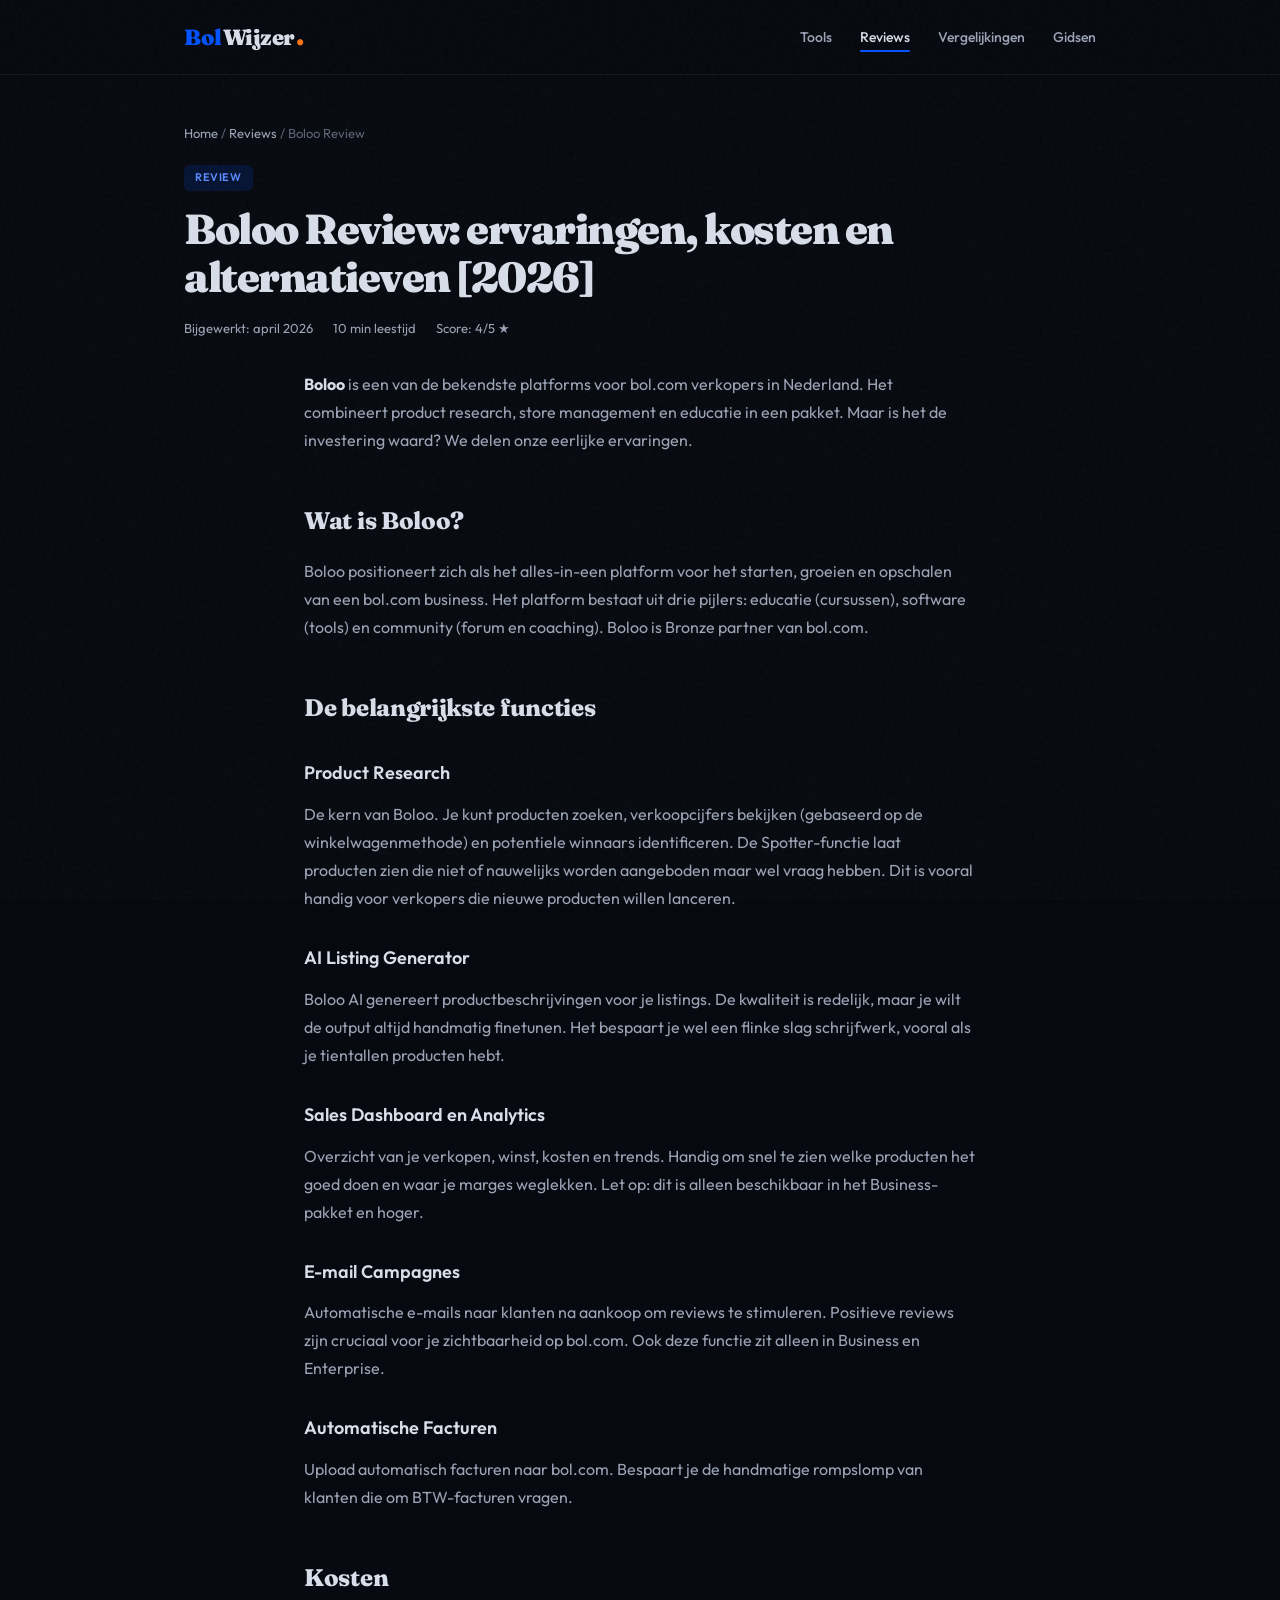
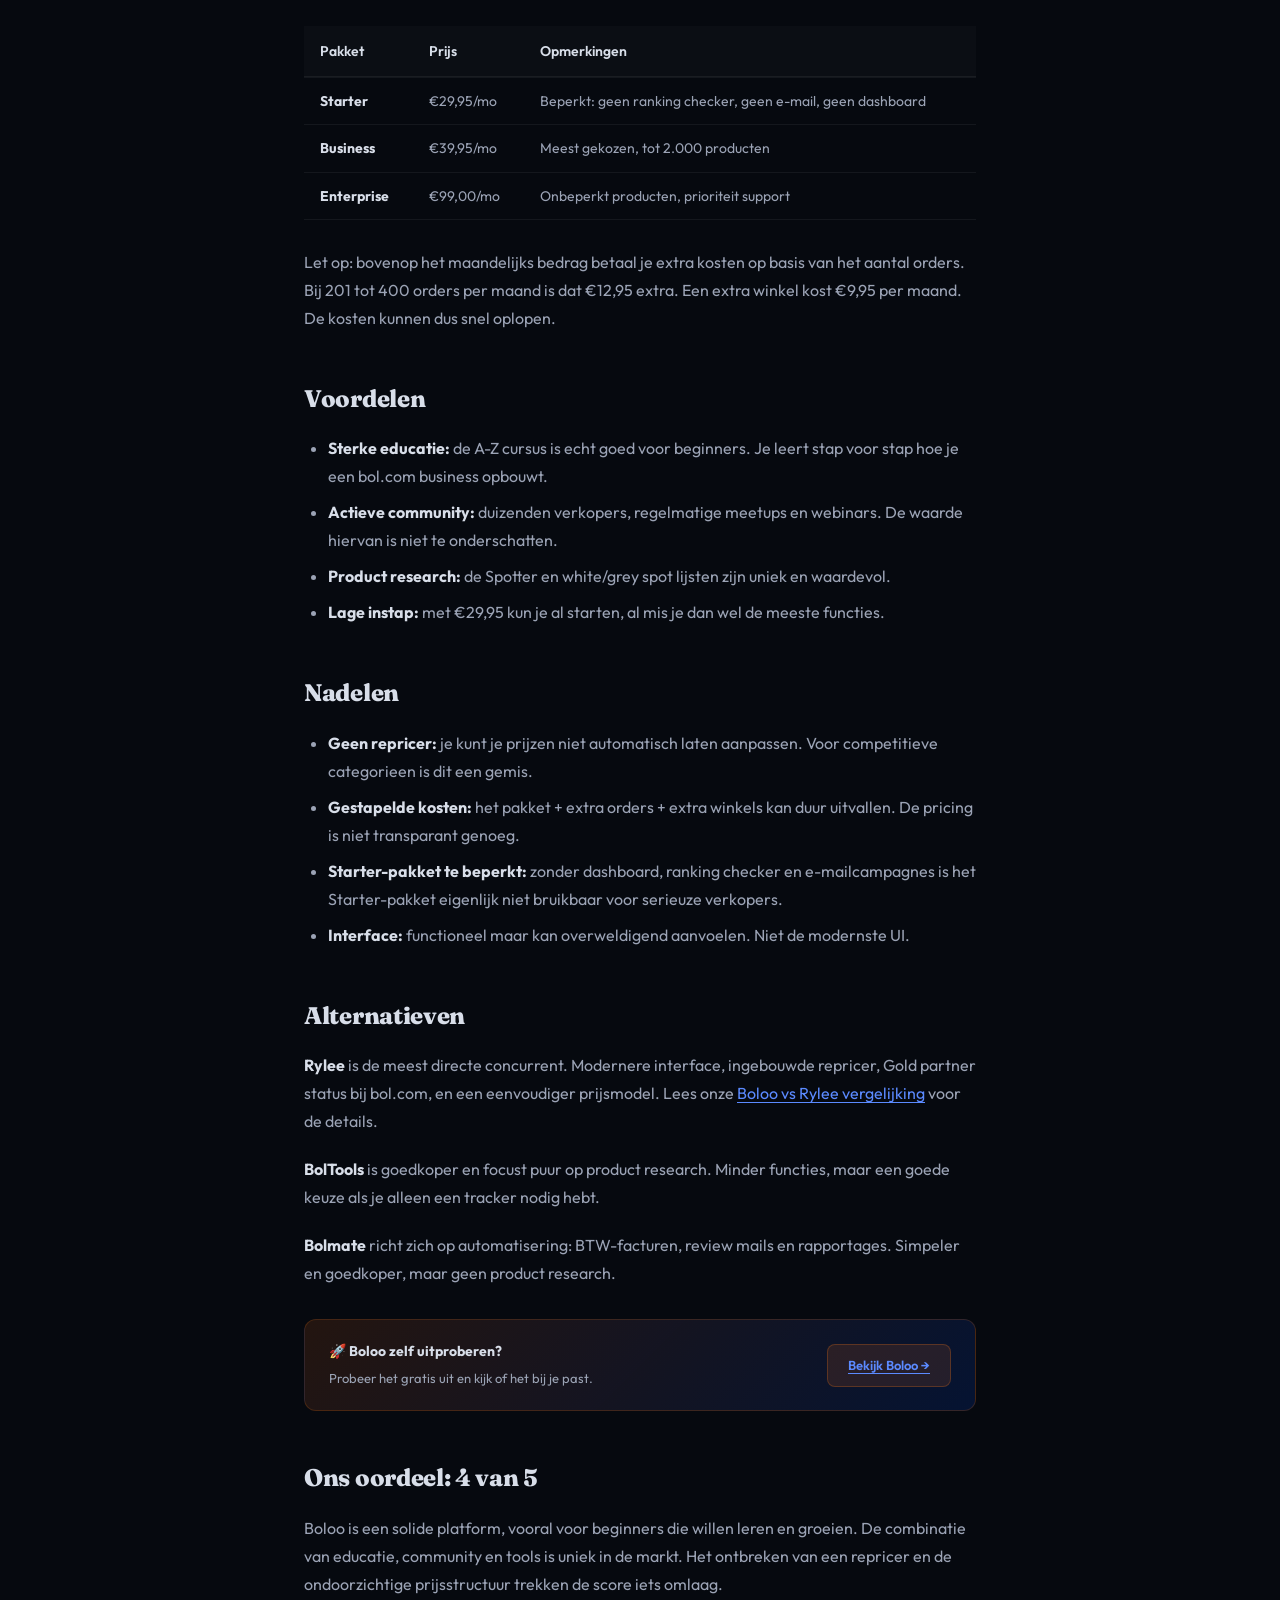
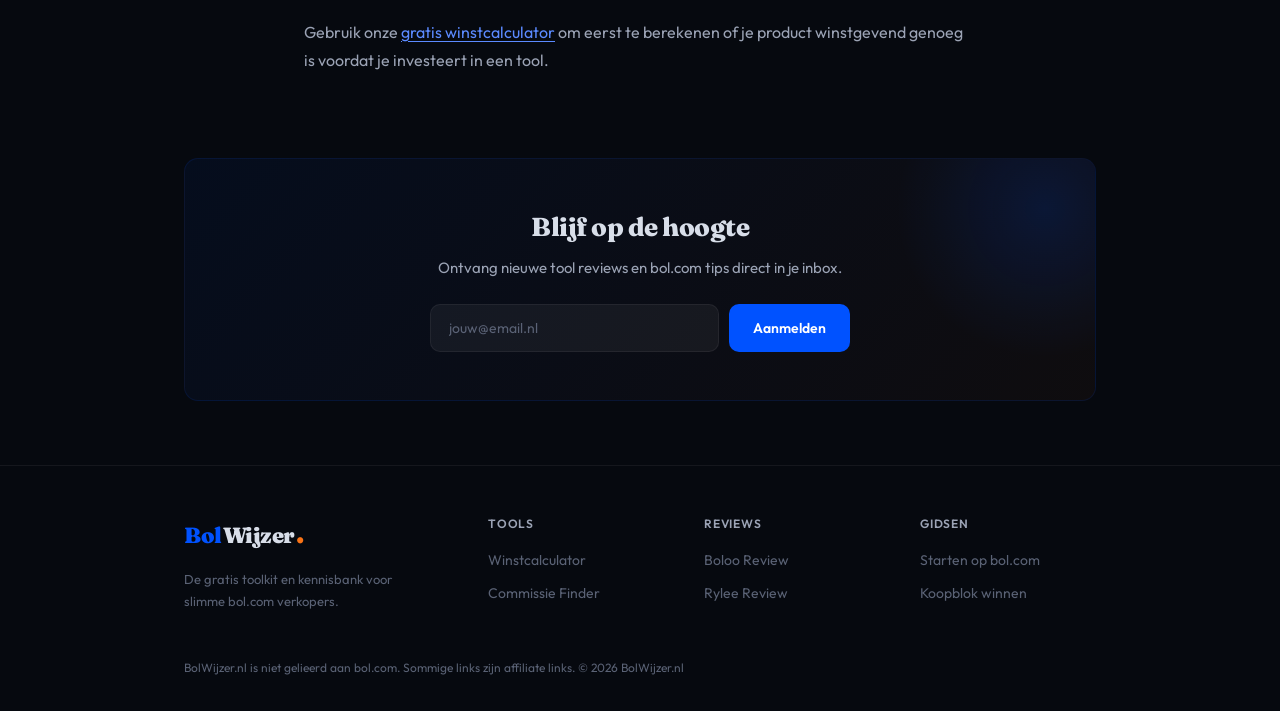
<file: artikelen/boloo-review.html>
<!DOCTYPE html>
<html lang="nl">
<head>
  <meta charset="UTF-8">
  <meta name="viewport" content="width=device-width, initial-scale=1.0">
  <title>Boloo Review 2026: Ervaringen, Kosten en Alternatieven | BolWijzer</title>
  <meta name="description" content="Eerlijke Boloo review na uitgebreid testen. Lees over functies, kosten, voor- en nadelen van Boloo voor bol.com verkopers in 2026.">
  <link rel="canonical" href="https://bolwijzer.nl/artikelen/boloo-review.html">
  <meta property="og:title" content="Boloo Review 2026: Ervaringen, Kosten en Alternatieven">
  <meta property="og:type" content="article">
  <meta property="og:locale" content="nl_NL">
  <link rel="icon" type="image/svg+xml" href="data:image/svg+xml,<svg xmlns='http://www.w3.org/2000/svg' viewBox='0 0 32 32'><rect width='32' height='32' rx='8' fill='%230052FF'/><text x='16' y='22' text-anchor='middle' font-size='18' font-weight='bold' fill='white'>B</text></svg>">
  <script type="application/ld+json">{"@context":"https://schema.org","@type":"Review","itemReviewed":{"@type":"SoftwareApplication","name":"Boloo","applicationCategory":"BusinessApplication"},"author":{"@type":"Organization","name":"BolWijzer"},"reviewRating":{"@type":"Rating","ratingValue":"4","bestRating":"5"},"datePublished":"2026-04-04"}</script>
  <link rel="stylesheet" href="../style.css">
</head>
<body>
  <nav class="nav"><div class="nav-inner"><a href="../" class="logo"><span class="logo-bol">Bol</span><span class="logo-wijzer">Wijzer</span><span class="logo-dot">.</span></a><ul class="nav-links"><li><a href="../#calculator">Tools</a></li><li><a href="boloo-review.html" class="active">Reviews</a></li><li><a href="boloo-vs-rylee.html">Vergelijkingen</a></li><li><a href="verkopen-op-bol-com.html">Gidsen</a></li></ul><button class="nav-mobile-btn" aria-label="Menu">&#9776;</button></div></nav>

  <div class="article-hero anim-up">
    <div class="breadcrumb"><a href="../">Home</a> / <a href="../#artikelen">Reviews</a> / Boloo Review</div>
    <span class="article-tag tag-review">Review</span>
    <h1>Boloo Review: ervaringen, kosten en alternatieven [2026]</h1>
    <div class="article-meta"><span>Bijgewerkt: april 2026</span><span>10 min leestijd</span><span>Score: 4/5 &#9733;</span></div>
  </div>

  <div class="article-body anim-up-d1">
    <p><strong>Boloo</strong> is een van de bekendste platforms voor bol.com verkopers in Nederland. Het combineert product research, store management en educatie in een pakket. Maar is het de investering waard? We delen onze eerlijke ervaringen.</p>

    <h2>Wat is Boloo?</h2>
    <p>Boloo positioneert zich als het alles-in-een platform voor het starten, groeien en opschalen van een bol.com business. Het platform bestaat uit drie pijlers: educatie (cursussen), software (tools) en community (forum en coaching). Boloo is Bronze partner van bol.com.</p>

    <h2>De belangrijkste functies</h2>

    <h3>Product Research</h3>
    <p>De kern van Boloo. Je kunt producten zoeken, verkoopcijfers bekijken (gebaseerd op de winkelwagenmethode) en potentiele winnaars identificeren. De Spotter-functie laat producten zien die niet of nauwelijks worden aangeboden maar wel vraag hebben. Dit is vooral handig voor verkopers die nieuwe producten willen lanceren.</p>

    <h3>AI Listing Generator</h3>
    <p>Boloo AI genereert productbeschrijvingen voor je listings. De kwaliteit is redelijk, maar je wilt de output altijd handmatig finetunen. Het bespaart je wel een flinke slag schrijfwerk, vooral als je tientallen producten hebt.</p>

    <h3>Sales Dashboard en Analytics</h3>
    <p>Overzicht van je verkopen, winst, kosten en trends. Handig om snel te zien welke producten het goed doen en waar je marges weglekken. Let op: dit is alleen beschikbaar in het Business-pakket en hoger.</p>

    <h3>E-mail Campagnes</h3>
    <p>Automatische e-mails naar klanten na aankoop om reviews te stimuleren. Positieve reviews zijn cruciaal voor je zichtbaarheid op bol.com. Ook deze functie zit alleen in Business en Enterprise.</p>

    <h3>Automatische Facturen</h3>
    <p>Upload automatisch facturen naar bol.com. Bespaart je de handmatige rompslomp van klanten die om BTW-facturen vragen.</p>

    <h2>Kosten</h2>
    <table class="comp-table">
      <thead><tr><th>Pakket</th><th>Prijs</th><th>Opmerkingen</th></tr></thead>
      <tbody>
        <tr><td><strong>Starter</strong></td><td>&euro;29,95/mo</td><td>Beperkt: geen ranking checker, geen e-mail, geen dashboard</td></tr>
        <tr><td><strong>Business</strong></td><td>&euro;39,95/mo</td><td>Meest gekozen, tot 2.000 producten</td></tr>
        <tr><td><strong>Enterprise</strong></td><td>&euro;99,00/mo</td><td>Onbeperkt producten, prioriteit support</td></tr>
      </tbody>
    </table>
    <p>Let op: bovenop het maandelijks bedrag betaal je extra kosten op basis van het aantal orders. Bij 201 tot 400 orders per maand is dat &euro;12,95 extra. Een extra winkel kost &euro;9,95 per maand. De kosten kunnen dus snel oplopen.</p>

    <h2>Voordelen</h2>
    <ul>
      <li><strong>Sterke educatie:</strong> de A-Z cursus is echt goed voor beginners. Je leert stap voor stap hoe je een bol.com business opbouwt.</li>
      <li><strong>Actieve community:</strong> duizenden verkopers, regelmatige meetups en webinars. De waarde hiervan is niet te onderschatten.</li>
      <li><strong>Product research:</strong> de Spotter en white/grey spot lijsten zijn uniek en waardevol.</li>
      <li><strong>Lage instap:</strong> met &euro;29,95 kun je al starten, al mis je dan wel de meeste functies.</li>
    </ul>

    <h2>Nadelen</h2>
    <ul>
      <li><strong>Geen repricer:</strong> je kunt je prijzen niet automatisch laten aanpassen. Voor competitieve categorieen is dit een gemis.</li>
      <li><strong>Gestapelde kosten:</strong> het pakket + extra orders + extra winkels kan duur uitvallen. De pricing is niet transparant genoeg.</li>
      <li><strong>Starter-pakket te beperkt:</strong> zonder dashboard, ranking checker en e-mailcampagnes is het Starter-pakket eigenlijk niet bruikbaar voor serieuze verkopers.</li>
      <li><strong>Interface:</strong> functioneel maar kan overweldigend aanvoelen. Niet de modernste UI.</li>
    </ul>

    <h2>Alternatieven</h2>
    <p><strong>Rylee</strong> is de meest directe concurrent. Modernere interface, ingebouwde repricer, Gold partner status bij bol.com, en een eenvoudiger prijsmodel. Lees onze <a href="boloo-vs-rylee.html">Boloo vs Rylee vergelijking</a> voor de details.</p>
    <p><strong>BolTools</strong> is goedkoper en focust puur op product research. Minder functies, maar een goede keuze als je alleen een tracker nodig hebt.</p>
    <p><strong>Bolmate</strong> richt zich op automatisering: BTW-facturen, review mails en rapportages. Simpeler en goedkoper, maar geen product research.</p>

    <div class="inline-cta">
      <div class="aff-text"><strong>&#128640; Boloo zelf uitproberen?</strong><span>Probeer het gratis uit en kijk of het bij je past.</span></div>
      <a class="aff-btn" href="https://boloo.co" target="_blank" rel="noopener">Bekijk Boloo &#8594;</a>
    </div>

    <h2>Ons oordeel: 4 van 5</h2>
    <p>Boloo is een solide platform, vooral voor beginners die willen leren en groeien. De combinatie van educatie, community en tools is uniek in de markt. Het ontbreken van een repricer en de ondoorzichtige prijsstructuur trekken de score iets omlaag.</p>
    <p>Gebruik onze <a href="../#calculator">gratis winstcalculator</a> om eerst te berekenen of je product winstgevend genoeg is voordat je investeert in een tool.</p>
  </div>

  <section class="newsletter"><div class="newsletter-card"><h2>Blijf op de hoogte</h2><p>Ontvang nieuwe tool reviews en bol.com tips direct in je inbox.</p><div class="newsletter-form"><input type="email" placeholder="jouw@email.nl"><button type="button">Aanmelden</button></div></div></section>
  <div class="footer-wrap"><footer class="footer"><div class="footer-brand"><div class="logo"><span class="logo-bol">Bol</span><span class="logo-wijzer">Wijzer</span><span class="logo-dot">.</span></div><p>De gratis toolkit en kennisbank voor slimme bol.com verkopers.</p></div><div class="footer-col"><h4>Tools</h4><a href="../#calculator">Winstcalculator</a><a href="../#calculator">Commissie Finder</a></div><div class="footer-col"><h4>Reviews</h4><a href="boloo-review.html">Boloo Review</a><a href="#">Rylee Review</a></div><div class="footer-col"><h4>Gidsen</h4><a href="verkopen-op-bol-com.html">Starten op bol.com</a><a href="koopblok-winnen.html">Koopblok winnen</a></div></footer><div class="footer-bottom">BolWijzer.nl is niet gelieerd aan bol.com. Sommige links zijn affiliate links. &copy; 2026 BolWijzer.nl</div></div>
</body>
</html>
</file>
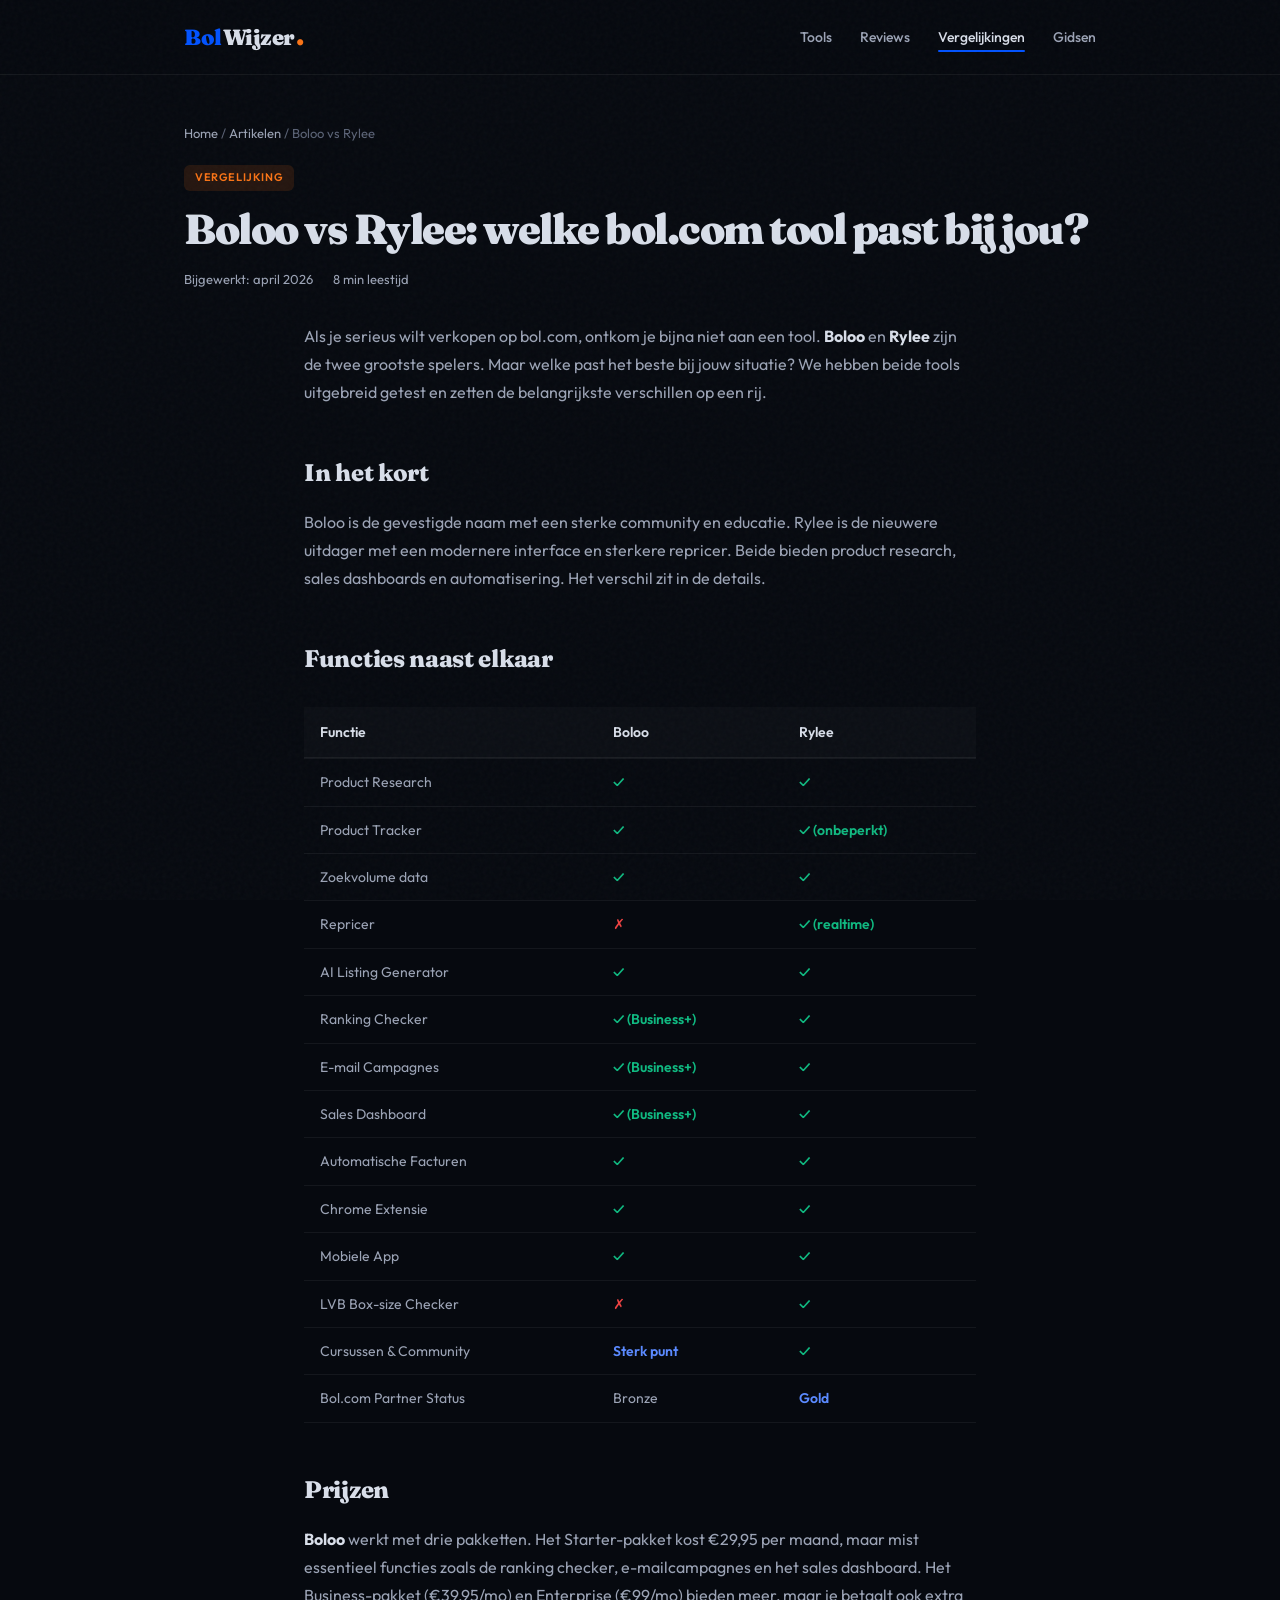
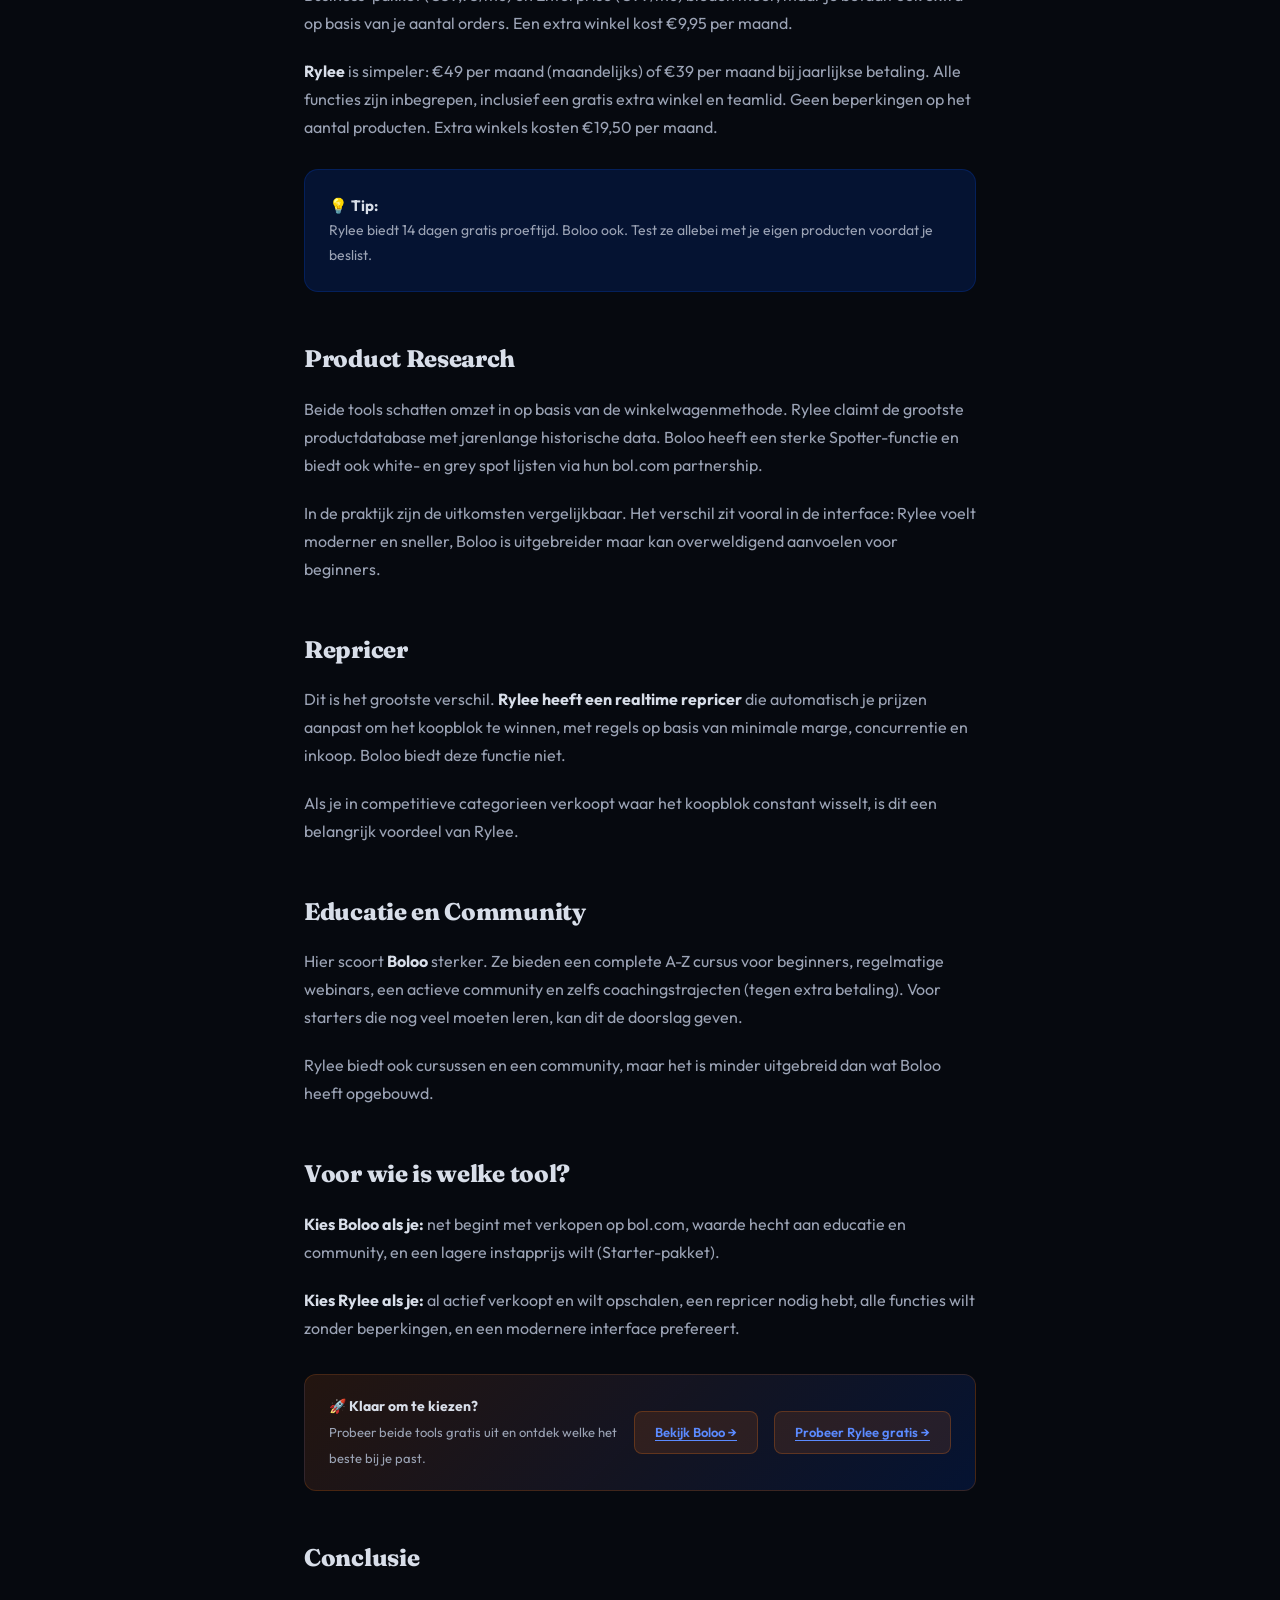
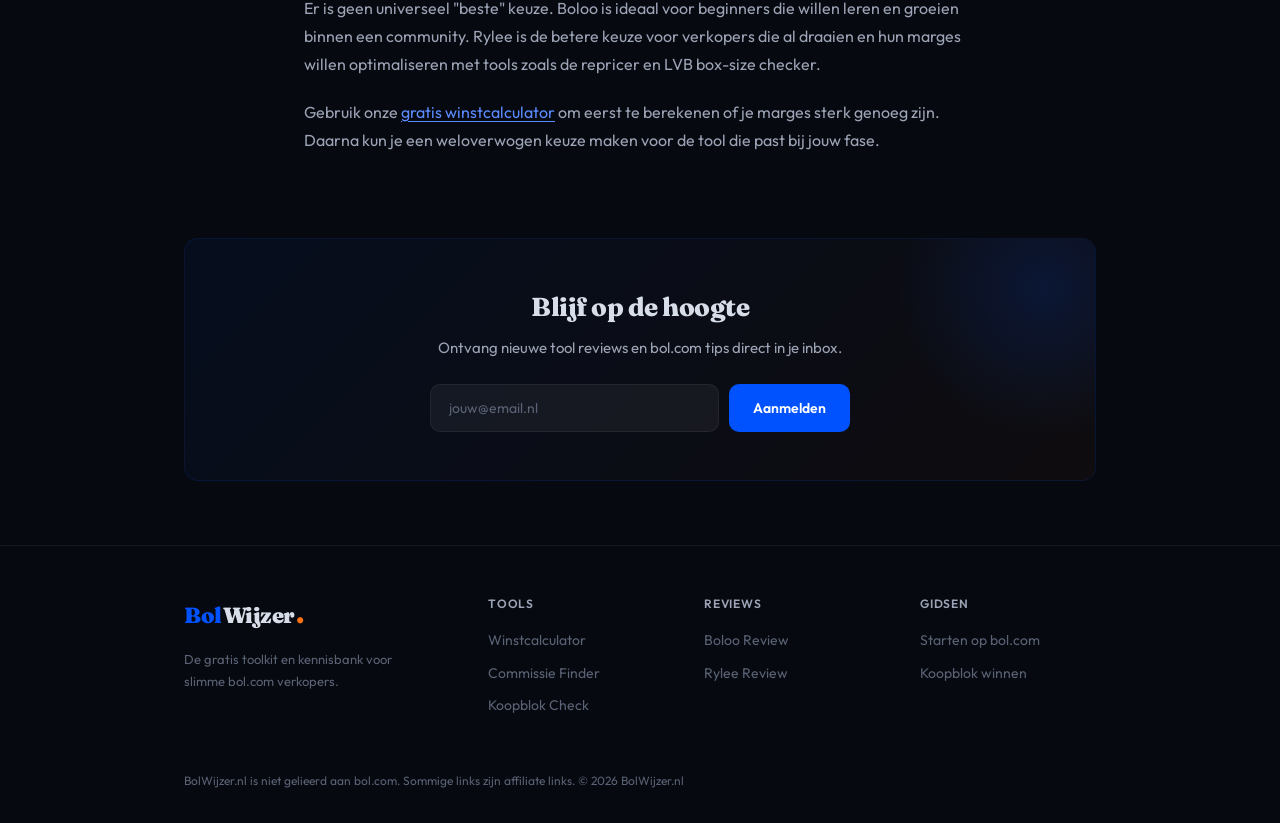
<file: artikelen/boloo-vs-rylee.html>
<!DOCTYPE html>
<html lang="nl">
<head>
  <meta charset="UTF-8">
  <meta name="viewport" content="width=device-width, initial-scale=1.0">
  <title>Boloo vs Rylee: Welke Bol.com Tool Past Bij Jou? [2026] | BolWijzer</title>
  <meta name="description" content="Eerlijke vergelijking tussen Boloo en Rylee. Functies, prijzen, voor- en nadelen naast elkaar. Ontdek welke bol.com tool het beste bij jouw business past.">
  <meta name="robots" content="index, follow">
  <link rel="canonical" href="https://bolwijzer.nl/artikelen/boloo-vs-rylee.html">
  <meta property="og:title" content="Boloo vs Rylee: Welke Bol.com Tool Past Bij Jou?">
  <meta property="og:description" content="Eerlijke vergelijking tussen Boloo en Rylee op functies, prijs en gebruiksgemak.">
  <meta property="og:url" content="https://bolwijzer.nl/artikelen/boloo-vs-rylee.html">
  <meta property="og:type" content="article">
  <meta property="og:locale" content="nl_NL">
  <link rel="icon" type="image/svg+xml" href="data:image/svg+xml,<svg xmlns='http://www.w3.org/2000/svg' viewBox='0 0 32 32'><rect width='32' height='32' rx='8' fill='%230052FF'/><text x='16' y='22' text-anchor='middle' font-size='18' font-weight='bold' fill='white'>B</text></svg>">
  <script type="application/ld+json">{"@context":"https://schema.org","@type":"Article","headline":"Boloo vs Rylee: Welke Bol.com Tool Past Bij Jou?","datePublished":"2026-04-04","dateModified":"2026-04-04","author":{"@type":"Organization","name":"BolWijzer"},"publisher":{"@type":"Organization","name":"BolWijzer"}}</script>
  <link rel="stylesheet" href="../style.css">
</head>
<body>
  <nav class="nav"><div class="nav-inner"><a href="../" class="logo"><span class="logo-bol">Bol</span><span class="logo-wijzer">Wijzer</span><span class="logo-dot">.</span></a><ul class="nav-links"><li><a href="../#calculator">Tools</a></li><li><a href="boloo-review.html">Reviews</a></li><li><a href="boloo-vs-rylee.html" class="active">Vergelijkingen</a></li><li><a href="verkopen-op-bol-com.html">Gidsen</a></li></ul><button class="nav-mobile-btn" aria-label="Menu">&#9776;</button></div></nav>

  <div class="article-hero anim-up">
    <div class="breadcrumb"><a href="../">Home</a> / <a href="../#artikelen">Artikelen</a> / Boloo vs Rylee</div>
    <span class="article-tag tag-compare">Vergelijking</span>
    <h1>Boloo vs Rylee: welke bol.com tool past bij jou?</h1>
    <div class="article-meta"><span>Bijgewerkt: april 2026</span><span>8 min leestijd</span></div>
  </div>

  <div class="article-body anim-up-d1">
    <p>Als je serieus wilt verkopen op bol.com, ontkom je bijna niet aan een tool. <strong>Boloo</strong> en <strong>Rylee</strong> zijn de twee grootste spelers. Maar welke past het beste bij jouw situatie? We hebben beide tools uitgebreid getest en zetten de belangrijkste verschillen op een rij.</p>

    <h2>In het kort</h2>
    <p>Boloo is de gevestigde naam met een sterke community en educatie. Rylee is de nieuwere uitdager met een modernere interface en sterkere repricer. Beide bieden product research, sales dashboards en automatisering. Het verschil zit in de details.</p>

    <h2>Functies naast elkaar</h2>
    <table class="comp-table">
      <thead><tr><th>Functie</th><th>Boloo</th><th>Rylee</th></tr></thead>
      <tbody>
        <tr><td>Product Research</td><td class="check">&#10003;</td><td class="check">&#10003;</td></tr>
        <tr><td>Product Tracker</td><td class="check">&#10003;</td><td class="check">&#10003; (onbeperkt)</td></tr>
        <tr><td>Zoekvolume data</td><td class="check">&#10003;</td><td class="check">&#10003;</td></tr>
        <tr><td>Repricer</td><td class="cross">&#10007;</td><td class="check">&#10003; (realtime)</td></tr>
        <tr><td>AI Listing Generator</td><td class="check">&#10003;</td><td class="check">&#10003;</td></tr>
        <tr><td>Ranking Checker</td><td class="check">&#10003; (Business+)</td><td class="check">&#10003;</td></tr>
        <tr><td>E-mail Campagnes</td><td class="check">&#10003; (Business+)</td><td class="check">&#10003;</td></tr>
        <tr><td>Sales Dashboard</td><td class="check">&#10003; (Business+)</td><td class="check">&#10003;</td></tr>
        <tr><td>Automatische Facturen</td><td class="check">&#10003;</td><td class="check">&#10003;</td></tr>
        <tr><td>Chrome Extensie</td><td class="check">&#10003;</td><td class="check">&#10003;</td></tr>
        <tr><td>Mobiele App</td><td class="check">&#10003;</td><td class="check">&#10003;</td></tr>
        <tr><td>LVB Box-size Checker</td><td class="cross">&#10007;</td><td class="check">&#10003;</td></tr>
        <tr><td>Cursussen & Community</td><td class="highlight">Sterk punt</td><td class="check">&#10003;</td></tr>
        <tr><td>Bol.com Partner Status</td><td>Bronze</td><td class="highlight">Gold</td></tr>
      </tbody>
    </table>

    <h2>Prijzen</h2>
    <p><strong>Boloo</strong> werkt met drie pakketten. Het Starter-pakket kost &euro;29,95 per maand, maar mist essentieel functies zoals de ranking checker, e-mailcampagnes en het sales dashboard. Het Business-pakket (&euro;39,95/mo) en Enterprise (&euro;99/mo) bieden meer, maar je betaalt ook extra op basis van je aantal orders. Een extra winkel kost &euro;9,95 per maand.</p>
    <p><strong>Rylee</strong> is simpeler: &euro;49 per maand (maandelijks) of &euro;39 per maand bij jaarlijkse betaling. Alle functies zijn inbegrepen, inclusief een gratis extra winkel en teamlid. Geen beperkingen op het aantal producten. Extra winkels kosten &euro;19,50 per maand.</p>

    <div class="info-box blue">
      <strong>&#128161; Tip:</strong>
      <p>Rylee biedt 14 dagen gratis proeftijd. Boloo ook. Test ze allebei met je eigen producten voordat je beslist.</p>
    </div>

    <h2>Product Research</h2>
    <p>Beide tools schatten omzet in op basis van de winkelwagenmethode. Rylee claimt de grootste productdatabase met jarenlange historische data. Boloo heeft een sterke Spotter-functie en biedt ook white- en grey spot lijsten via hun bol.com partnership.</p>
    <p>In de praktijk zijn de uitkomsten vergelijkbaar. Het verschil zit vooral in de interface: Rylee voelt moderner en sneller, Boloo is uitgebreider maar kan overweldigend aanvoelen voor beginners.</p>

    <h2>Repricer</h2>
    <p>Dit is het grootste verschil. <strong>Rylee heeft een realtime repricer</strong> die automatisch je prijzen aanpast om het koopblok te winnen, met regels op basis van minimale marge, concurrentie en inkoop. Boloo biedt deze functie niet.</p>
    <p>Als je in competitieve categorieen verkoopt waar het koopblok constant wisselt, is dit een belangrijk voordeel van Rylee.</p>

    <h2>Educatie en Community</h2>
    <p>Hier scoort <strong>Boloo</strong> sterker. Ze bieden een complete A-Z cursus voor beginners, regelmatige webinars, een actieve community en zelfs coachingstrajecten (tegen extra betaling). Voor starters die nog veel moeten leren, kan dit de doorslag geven.</p>
    <p>Rylee biedt ook cursussen en een community, maar het is minder uitgebreid dan wat Boloo heeft opgebouwd.</p>

    <h2>Voor wie is welke tool?</h2>
    <p><strong>Kies Boloo als je:</strong> net begint met verkopen op bol.com, waarde hecht aan educatie en community, en een lagere instapprijs wilt (Starter-pakket).</p>
    <p><strong>Kies Rylee als je:</strong> al actief verkoopt en wilt opschalen, een repricer nodig hebt, alle functies wilt zonder beperkingen, en een modernere interface prefereert.</p>

    <div class="inline-cta">
      <div class="aff-text"><strong>&#128640; Klaar om te kiezen?</strong><span>Probeer beide tools gratis uit en ontdek welke het beste bij je past.</span></div>
      <a class="aff-btn" href="https://boloo.co" target="_blank" rel="noopener">Bekijk Boloo &#8594;</a>
      <a class="aff-btn" href="https://rylee.nl/nl?via=riley33" target="_blank" rel="noopener">Probeer Rylee gratis &#8594;</a>
    </div>

    <h2>Conclusie</h2>
    <p>Er is geen universeel "beste" keuze. Boloo is ideaal voor beginners die willen leren en groeien binnen een community. Rylee is de betere keuze voor verkopers die al draaien en hun marges willen optimaliseren met tools zoals de repricer en LVB box-size checker.</p>
    <p>Gebruik onze <a href="../#calculator">gratis winstcalculator</a> om eerst te berekenen of je marges sterk genoeg zijn. Daarna kun je een weloverwogen keuze maken voor de tool die past bij jouw fase.</p>
  </div>

  <section class="newsletter"><div class="newsletter-card"><h2>Blijf op de hoogte</h2><p>Ontvang nieuwe tool reviews en bol.com tips direct in je inbox.</p><div class="newsletter-form"><input type="email" placeholder="jouw@email.nl"><button type="button">Aanmelden</button></div></div></section>

  <div class="footer-wrap"><footer class="footer"><div class="footer-brand"><div class="logo"><span class="logo-bol">Bol</span><span class="logo-wijzer">Wijzer</span><span class="logo-dot">.</span></div><p>De gratis toolkit en kennisbank voor slimme bol.com verkopers.</p></div><div class="footer-col"><h4>Tools</h4><a href="../#calculator">Winstcalculator</a><a href="../#calculator">Commissie Finder</a><a href="../#calculator">Koopblok Check</a></div><div class="footer-col"><h4>Reviews</h4><a href="boloo-review.html">Boloo Review</a><a href="#">Rylee Review</a></div><div class="footer-col"><h4>Gidsen</h4><a href="verkopen-op-bol-com.html">Starten op bol.com</a><a href="koopblok-winnen.html">Koopblok winnen</a></div></footer><div class="footer-bottom">BolWijzer.nl is niet gelieerd aan bol.com. Sommige links zijn affiliate links. &copy; 2026 BolWijzer.nl</div></div>
</body>
</html>
</file>
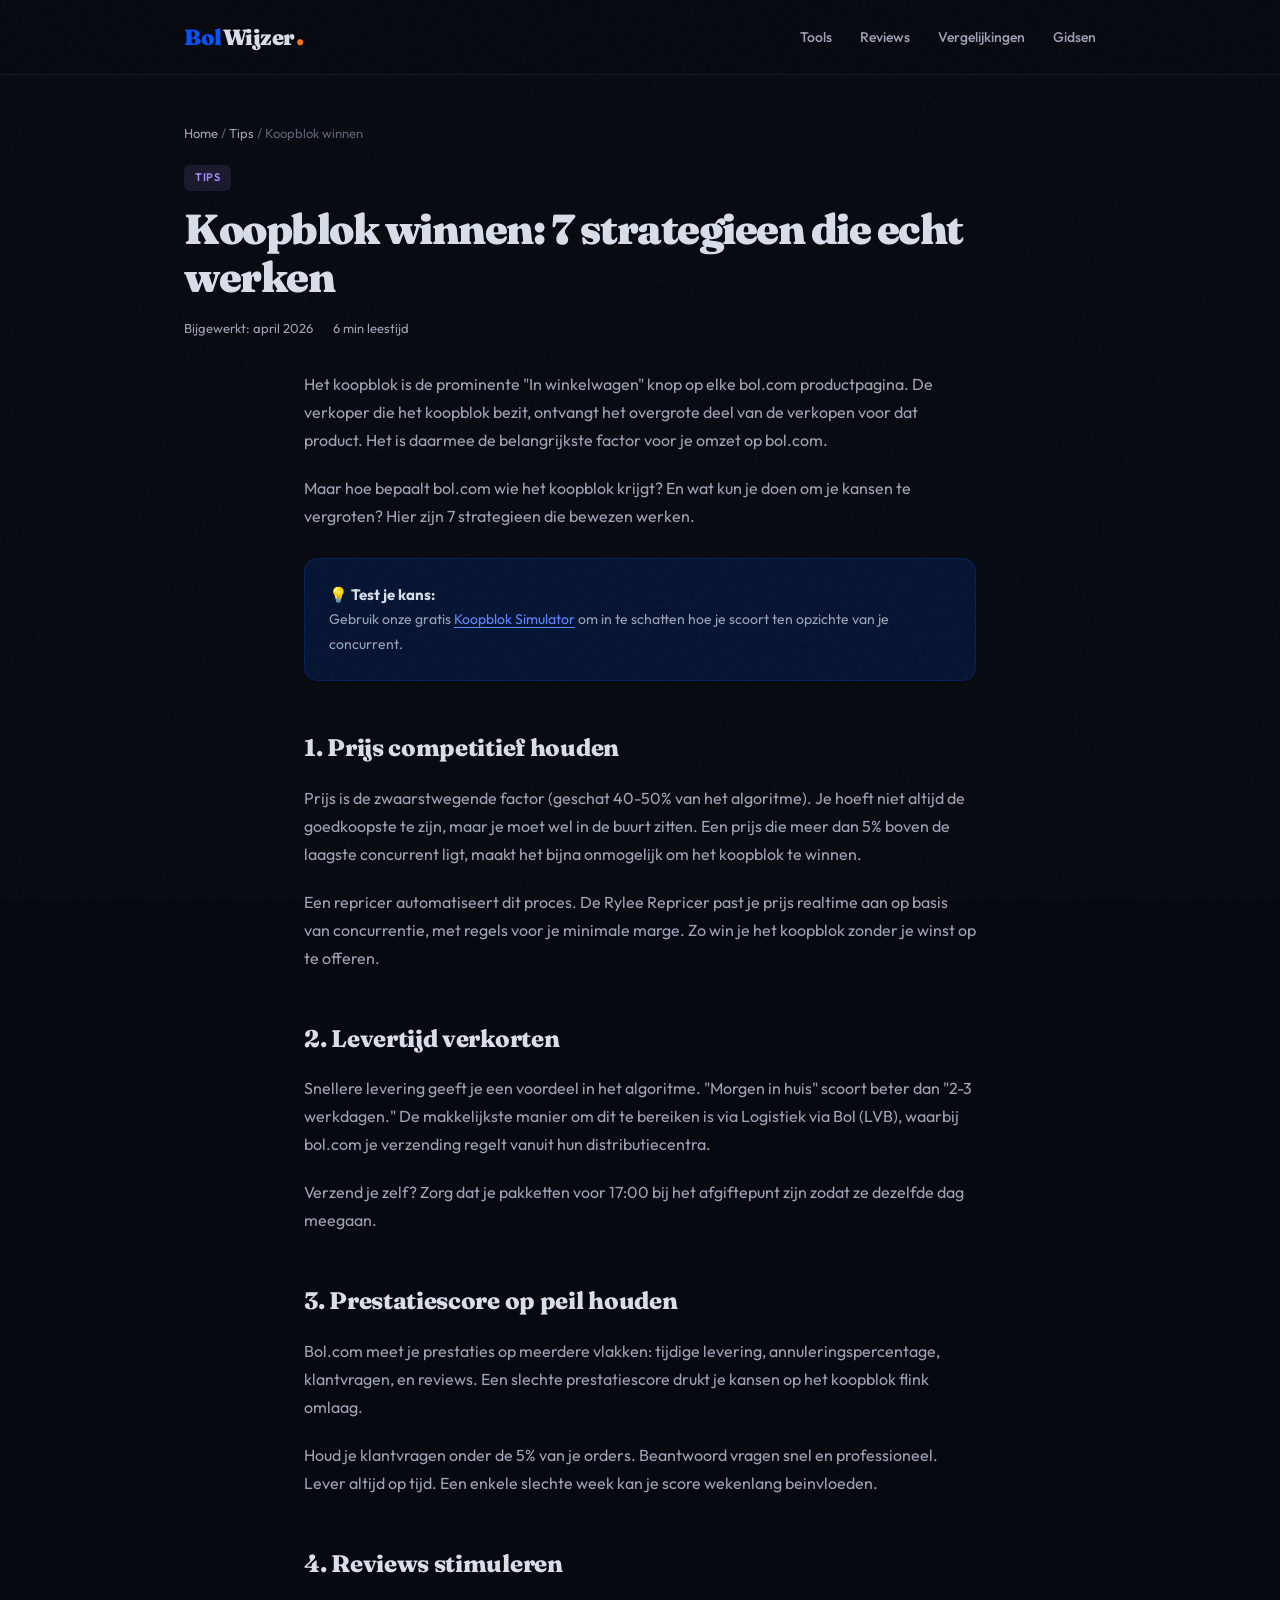
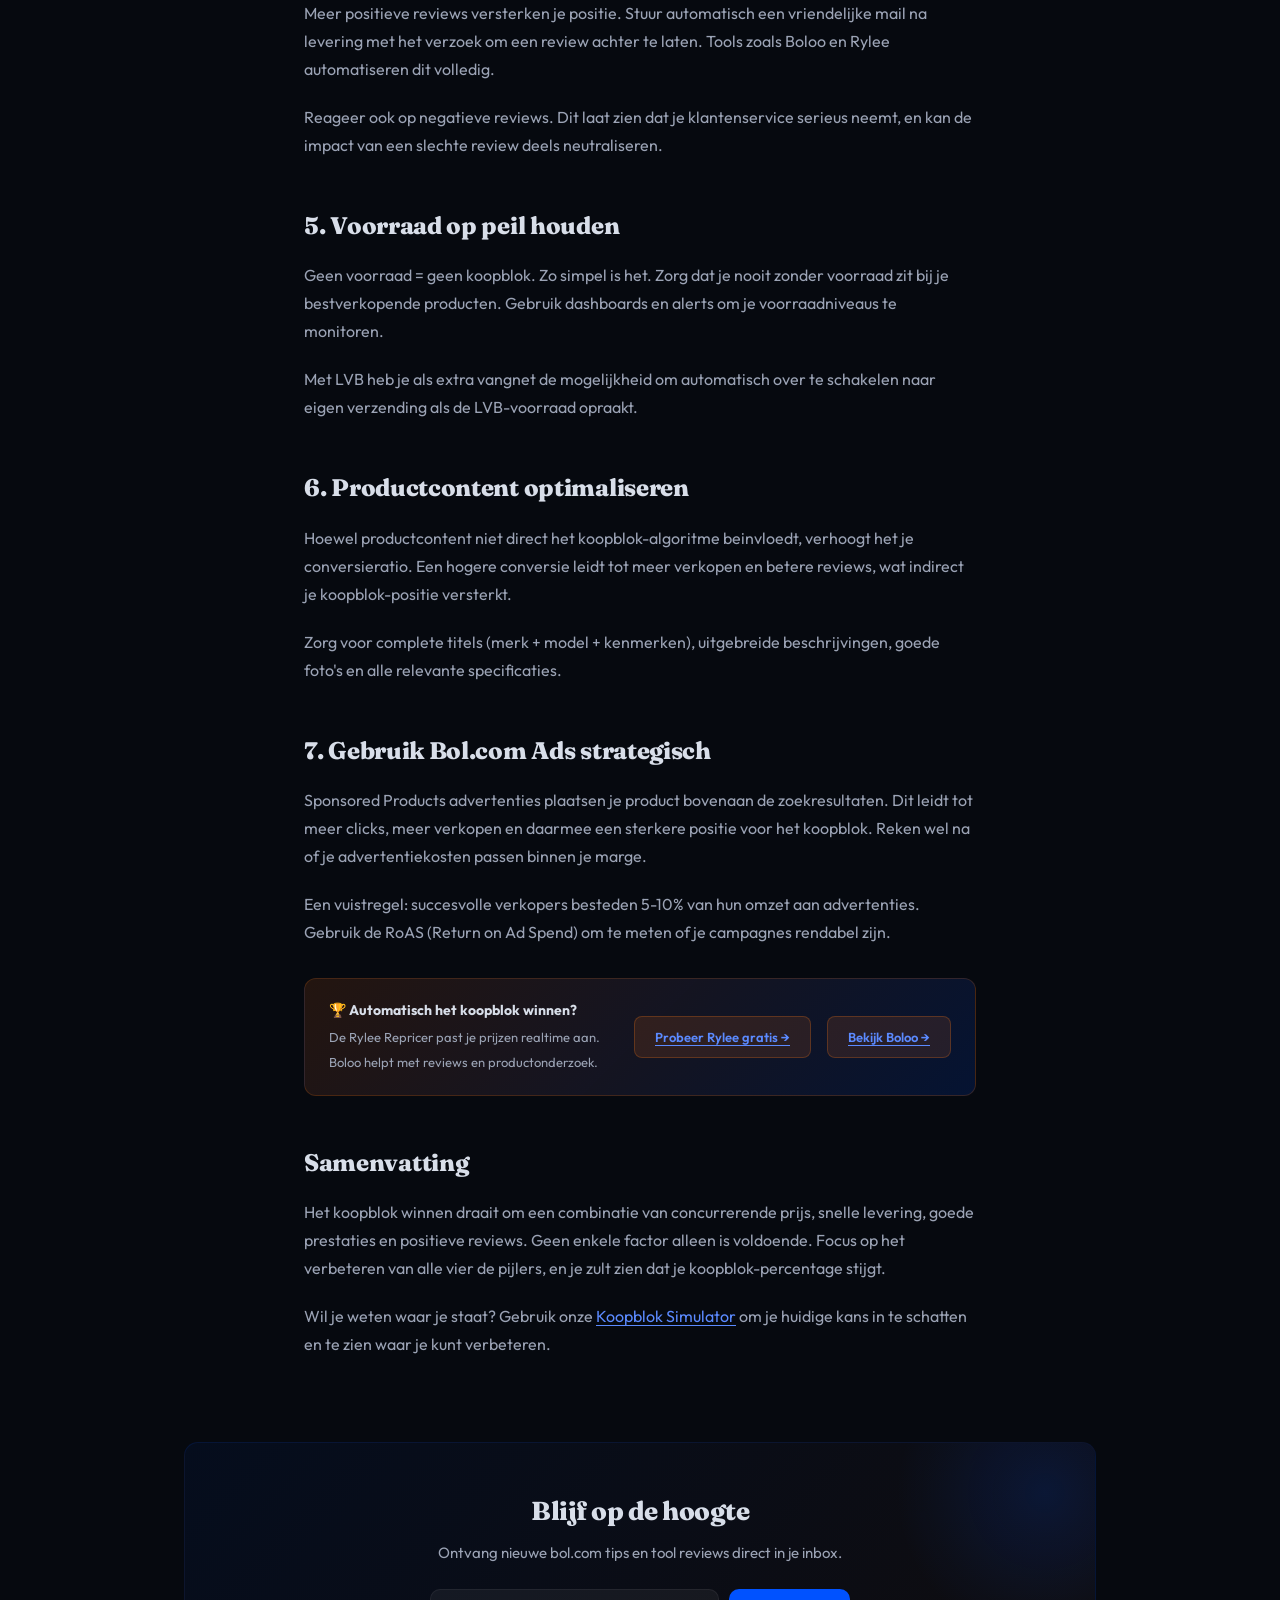
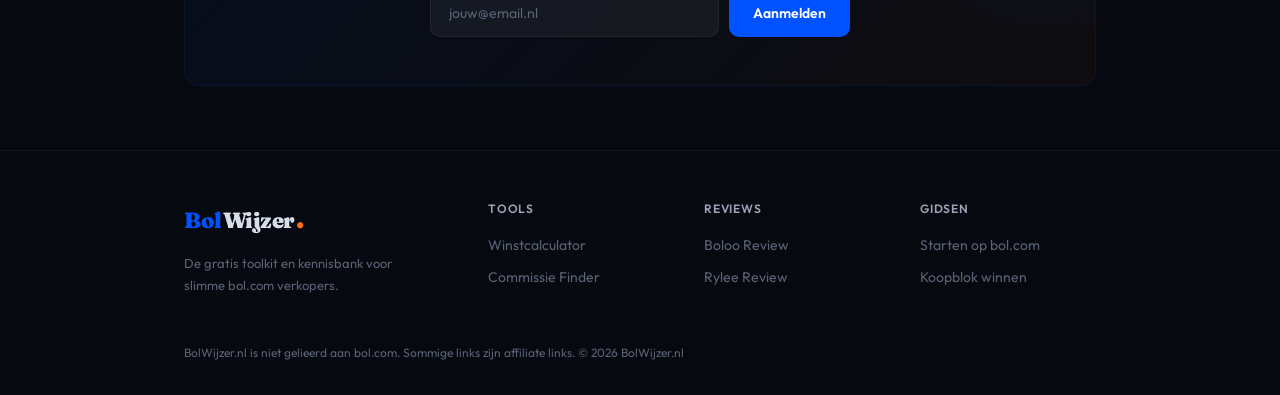
<file: artikelen/koopblok-winnen.html>
<!DOCTYPE html>
<html lang="nl">
<head>
  <meta charset="UTF-8">
  <meta name="viewport" content="width=device-width, initial-scale=1.0">
  <title>Koopblok Winnen op Bol.com: 7 Strategieen Die Echt Werken [2026] | BolWijzer</title>
  <meta name="description" content="Het koopblok bepaalt 90% van je bol.com verkopen. Leer 7 bewezen strategieen om het koopblok te winnen en je omzet te verhogen.">
  <link rel="canonical" href="https://bolwijzer.nl/artikelen/koopblok-winnen.html">
  <meta property="og:title" content="Koopblok Winnen op Bol.com: 7 Strategieen Die Echt Werken">
  <meta property="og:type" content="article">
  <meta property="og:locale" content="nl_NL">
  <link rel="icon" type="image/svg+xml" href="data:image/svg+xml,<svg xmlns='http://www.w3.org/2000/svg' viewBox='0 0 32 32'><rect width='32' height='32' rx='8' fill='%230052FF'/><text x='16' y='22' text-anchor='middle' font-size='18' font-weight='bold' fill='white'>B</text></svg>">
  <script type="application/ld+json">{"@context":"https://schema.org","@type":"Article","headline":"Koopblok Winnen op Bol.com: 7 Strategieen Die Echt Werken","datePublished":"2026-04-04","author":{"@type":"Organization","name":"BolWijzer"}}</script>
  <link rel="stylesheet" href="../style.css">
</head>
<body>
  <nav class="nav"><div class="nav-inner"><a href="../" class="logo"><span class="logo-bol">Bol</span><span class="logo-wijzer">Wijzer</span><span class="logo-dot">.</span></a><ul class="nav-links"><li><a href="../#calculator">Tools</a></li><li><a href="boloo-review.html">Reviews</a></li><li><a href="boloo-vs-rylee.html">Vergelijkingen</a></li><li><a href="verkopen-op-bol-com.html">Gidsen</a></li></ul><button class="nav-mobile-btn" aria-label="Menu">&#9776;</button></div></nav>

  <div class="article-hero anim-up">
    <div class="breadcrumb"><a href="../">Home</a> / <a href="../#artikelen">Tips</a> / Koopblok winnen</div>
    <span class="article-tag tag-tips">Tips</span>
    <h1>Koopblok winnen: 7 strategieen die echt werken</h1>
    <div class="article-meta"><span>Bijgewerkt: april 2026</span><span>6 min leestijd</span></div>
  </div>

  <div class="article-body anim-up-d1">
    <p>Het koopblok is de prominente "In winkelwagen" knop op elke bol.com productpagina. De verkoper die het koopblok bezit, ontvangt het overgrote deel van de verkopen voor dat product. Het is daarmee de belangrijkste factor voor je omzet op bol.com.</p>

    <p>Maar hoe bepaalt bol.com wie het koopblok krijgt? En wat kun je doen om je kansen te vergroten? Hier zijn 7 strategieen die bewezen werken.</p>

    <div class="info-box blue">
      <strong>&#128161; Test je kans:</strong>
      <p>Gebruik onze gratis <a href="../#calculator" style="color:var(--blue-soft)">Koopblok Simulator</a> om in te schatten hoe je scoort ten opzichte van je concurrent.</p>
    </div>

    <h2>1. Prijs competitief houden</h2>
    <p>Prijs is de zwaarstwegende factor (geschat 40-50% van het algoritme). Je hoeft niet altijd de goedkoopste te zijn, maar je moet wel in de buurt zitten. Een prijs die meer dan 5% boven de laagste concurrent ligt, maakt het bijna onmogelijk om het koopblok te winnen.</p>
    <p>Een repricer automatiseert dit proces. De Rylee Repricer past je prijs realtime aan op basis van concurrentie, met regels voor je minimale marge. Zo win je het koopblok zonder je winst op te offeren.</p>

    <h2>2. Levertijd verkorten</h2>
    <p>Snellere levering geeft je een voordeel in het algoritme. "Morgen in huis" scoort beter dan "2-3 werkdagen." De makkelijkste manier om dit te bereiken is via Logistiek via Bol (LVB), waarbij bol.com je verzending regelt vanuit hun distributiecentra.</p>
    <p>Verzend je zelf? Zorg dat je pakketten voor 17:00 bij het afgiftepunt zijn zodat ze dezelfde dag meegaan.</p>

    <h2>3. Prestatiescore op peil houden</h2>
    <p>Bol.com meet je prestaties op meerdere vlakken: tijdige levering, annuleringspercentage, klantvragen, en reviews. Een slechte prestatiescore drukt je kansen op het koopblok flink omlaag.</p>
    <p>Houd je klantvragen onder de 5% van je orders. Beantwoord vragen snel en professioneel. Lever altijd op tijd. Een enkele slechte week kan je score wekenlang beinvloeden.</p>

    <h2>4. Reviews stimuleren</h2>
    <p>Meer positieve reviews versterken je positie. Stuur automatisch een vriendelijke mail na levering met het verzoek om een review achter te laten. Tools zoals Boloo en Rylee automatiseren dit volledig.</p>
    <p>Reageer ook op negatieve reviews. Dit laat zien dat je klantenservice serieus neemt, en kan de impact van een slechte review deels neutraliseren.</p>

    <h2>5. Voorraad op peil houden</h2>
    <p>Geen voorraad = geen koopblok. Zo simpel is het. Zorg dat je nooit zonder voorraad zit bij je bestverkopende producten. Gebruik dashboards en alerts om je voorraadniveaus te monitoren.</p>
    <p>Met LVB heb je als extra vangnet de mogelijkheid om automatisch over te schakelen naar eigen verzending als de LVB-voorraad opraakt.</p>

    <h2>6. Productcontent optimaliseren</h2>
    <p>Hoewel productcontent niet direct het koopblok-algoritme beinvloedt, verhoogt het je conversieratio. Een hogere conversie leidt tot meer verkopen en betere reviews, wat indirect je koopblok-positie versterkt.</p>
    <p>Zorg voor complete titels (merk + model + kenmerken), uitgebreide beschrijvingen, goede foto's en alle relevante specificaties.</p>

    <h2>7. Gebruik Bol.com Ads strategisch</h2>
    <p>Sponsored Products advertenties plaatsen je product bovenaan de zoekresultaten. Dit leidt tot meer clicks, meer verkopen en daarmee een sterkere positie voor het koopblok. Reken wel na of je advertentiekosten passen binnen je marge.</p>
    <p>Een vuistregel: succesvolle verkopers besteden 5-10% van hun omzet aan advertenties. Gebruik de RoAS (Return on Ad Spend) om te meten of je campagnes rendabel zijn.</p>

    <div class="inline-cta">
      <div class="aff-text"><strong>&#127942; Automatisch het koopblok winnen?</strong><span>De Rylee Repricer past je prijzen realtime aan. Boloo helpt met reviews en productonderzoek.</span></div>
      <a class="aff-btn" href="https://rylee.nl/nl?via=riley33" target="_blank" rel="noopener">Probeer Rylee gratis &#8594;</a>
      <a class="aff-btn" href="https://boloo.co" target="_blank" rel="noopener">Bekijk Boloo &#8594;</a>
    </div>

    <h2>Samenvatting</h2>
    <p>Het koopblok winnen draait om een combinatie van concurrerende prijs, snelle levering, goede prestaties en positieve reviews. Geen enkele factor alleen is voldoende. Focus op het verbeteren van alle vier de pijlers, en je zult zien dat je koopblok-percentage stijgt.</p>
    <p>Wil je weten waar je staat? Gebruik onze <a href="../#calculator">Koopblok Simulator</a> om je huidige kans in te schatten en te zien waar je kunt verbeteren.</p>
  </div>

  <section class="newsletter"><div class="newsletter-card"><h2>Blijf op de hoogte</h2><p>Ontvang nieuwe bol.com tips en tool reviews direct in je inbox.</p><div class="newsletter-form"><input type="email" placeholder="jouw@email.nl"><button type="button">Aanmelden</button></div></div></section>
  <div class="footer-wrap"><footer class="footer"><div class="footer-brand"><div class="logo"><span class="logo-bol">Bol</span><span class="logo-wijzer">Wijzer</span><span class="logo-dot">.</span></div><p>De gratis toolkit en kennisbank voor slimme bol.com verkopers.</p></div><div class="footer-col"><h4>Tools</h4><a href="../#calculator">Winstcalculator</a><a href="../#calculator">Commissie Finder</a></div><div class="footer-col"><h4>Reviews</h4><a href="boloo-review.html">Boloo Review</a><a href="#">Rylee Review</a></div><div class="footer-col"><h4>Gidsen</h4><a href="verkopen-op-bol-com.html">Starten op bol.com</a><a href="koopblok-winnen.html">Koopblok winnen</a></div></footer><div class="footer-bottom">BolWijzer.nl is niet gelieerd aan bol.com. Sommige links zijn affiliate links. &copy; 2026 BolWijzer.nl</div></div>
</body>
</html>
</file>
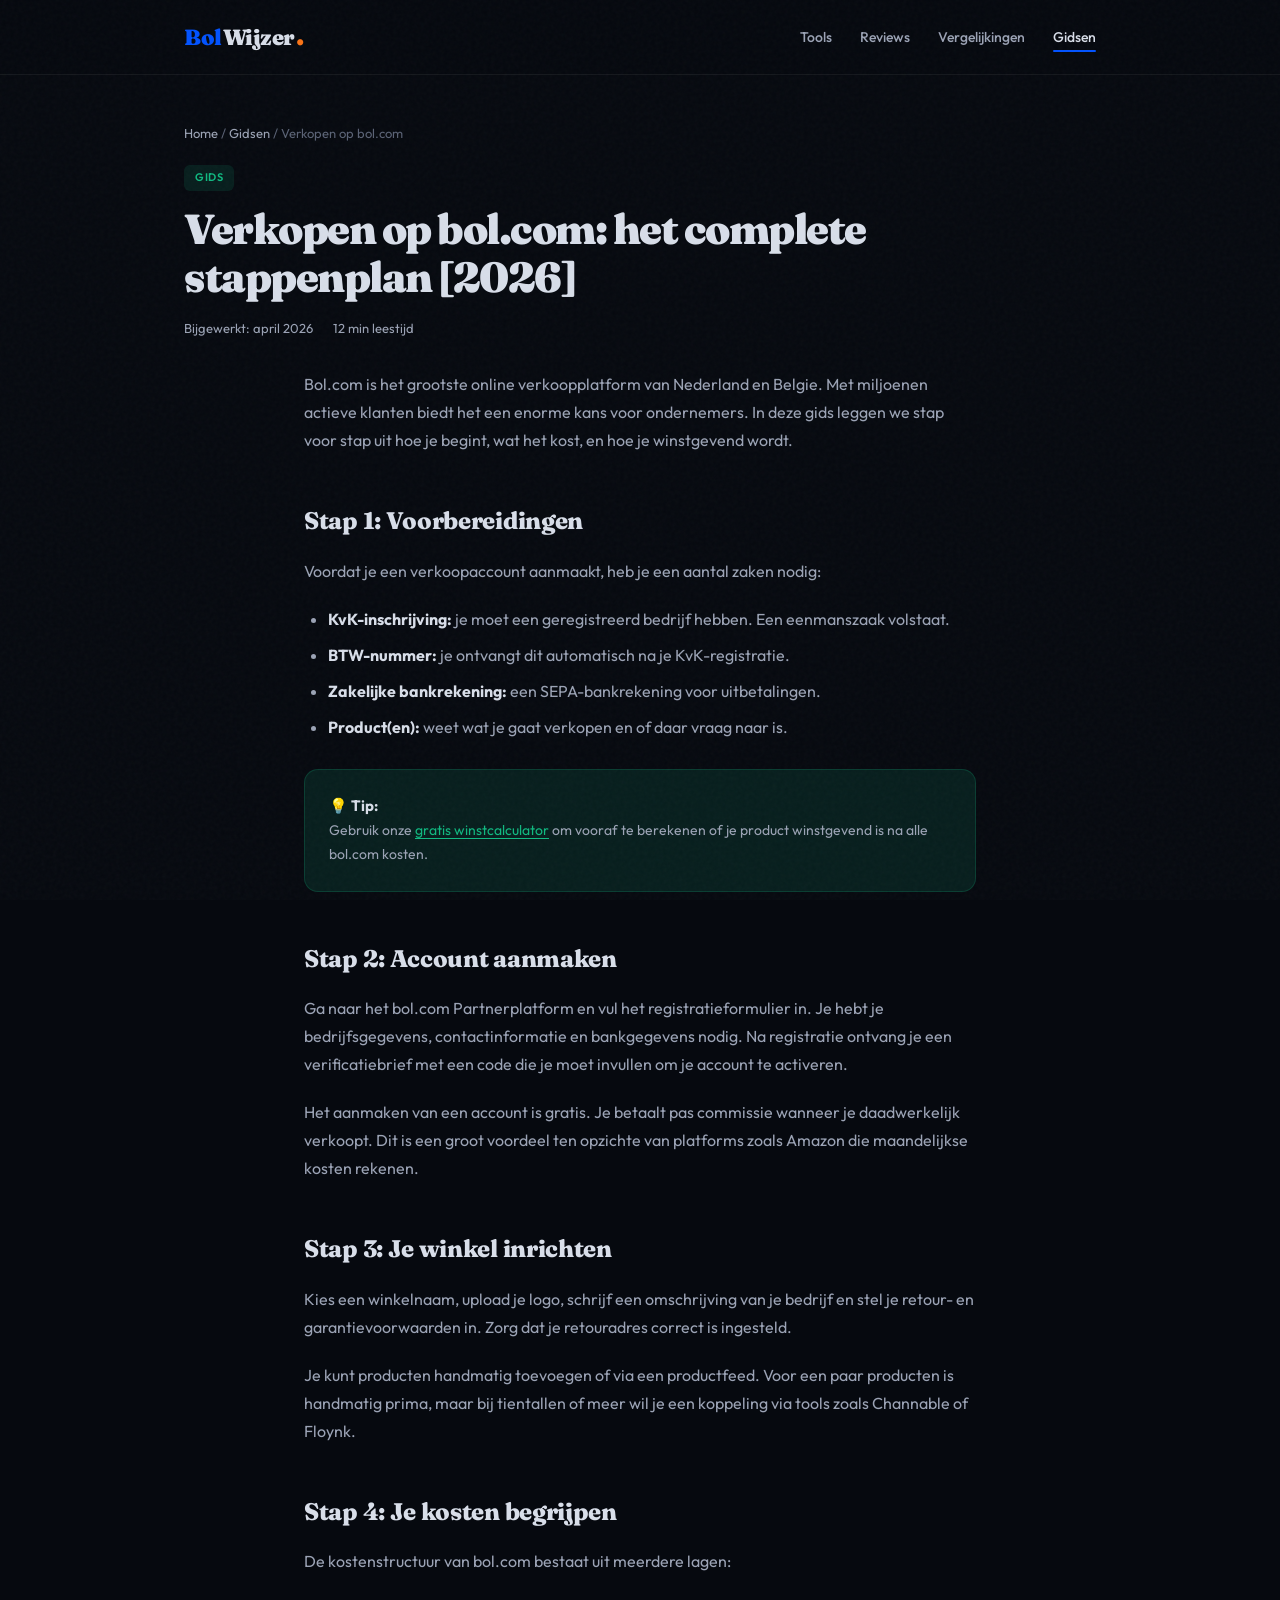
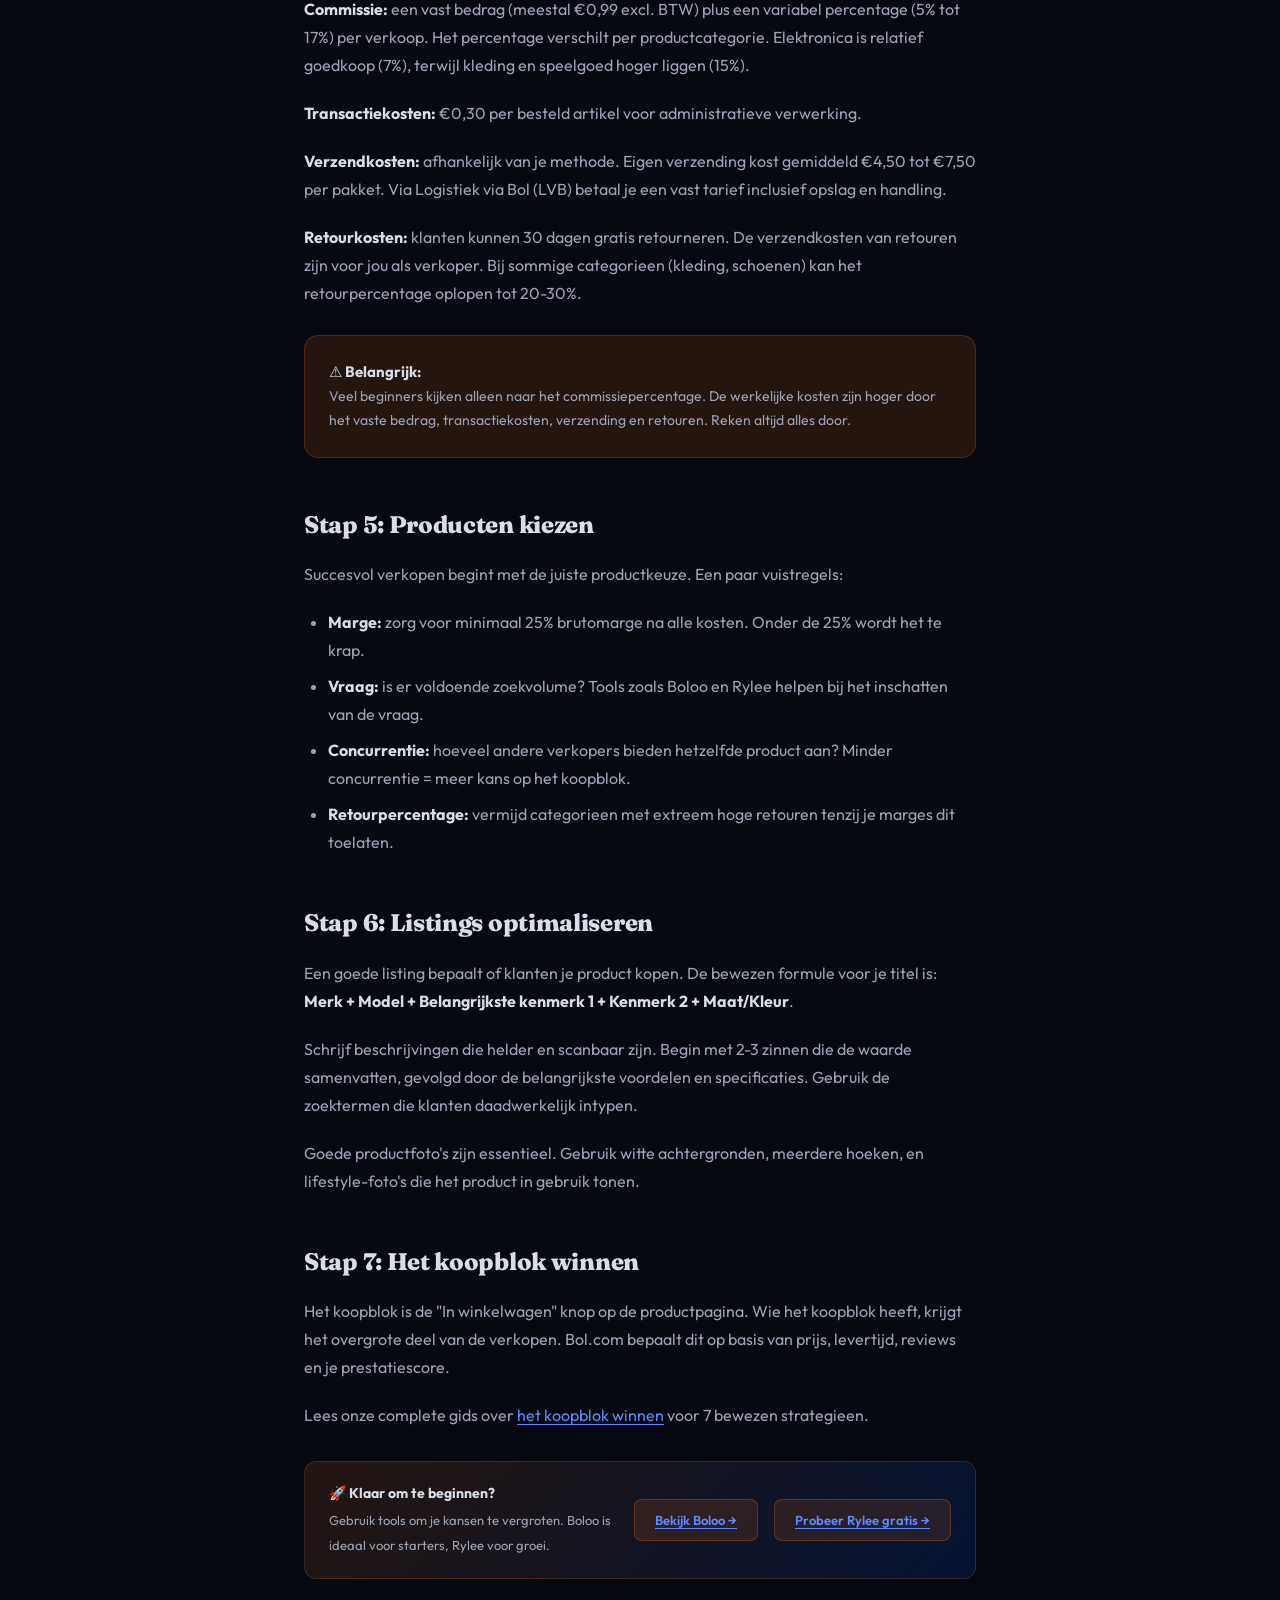
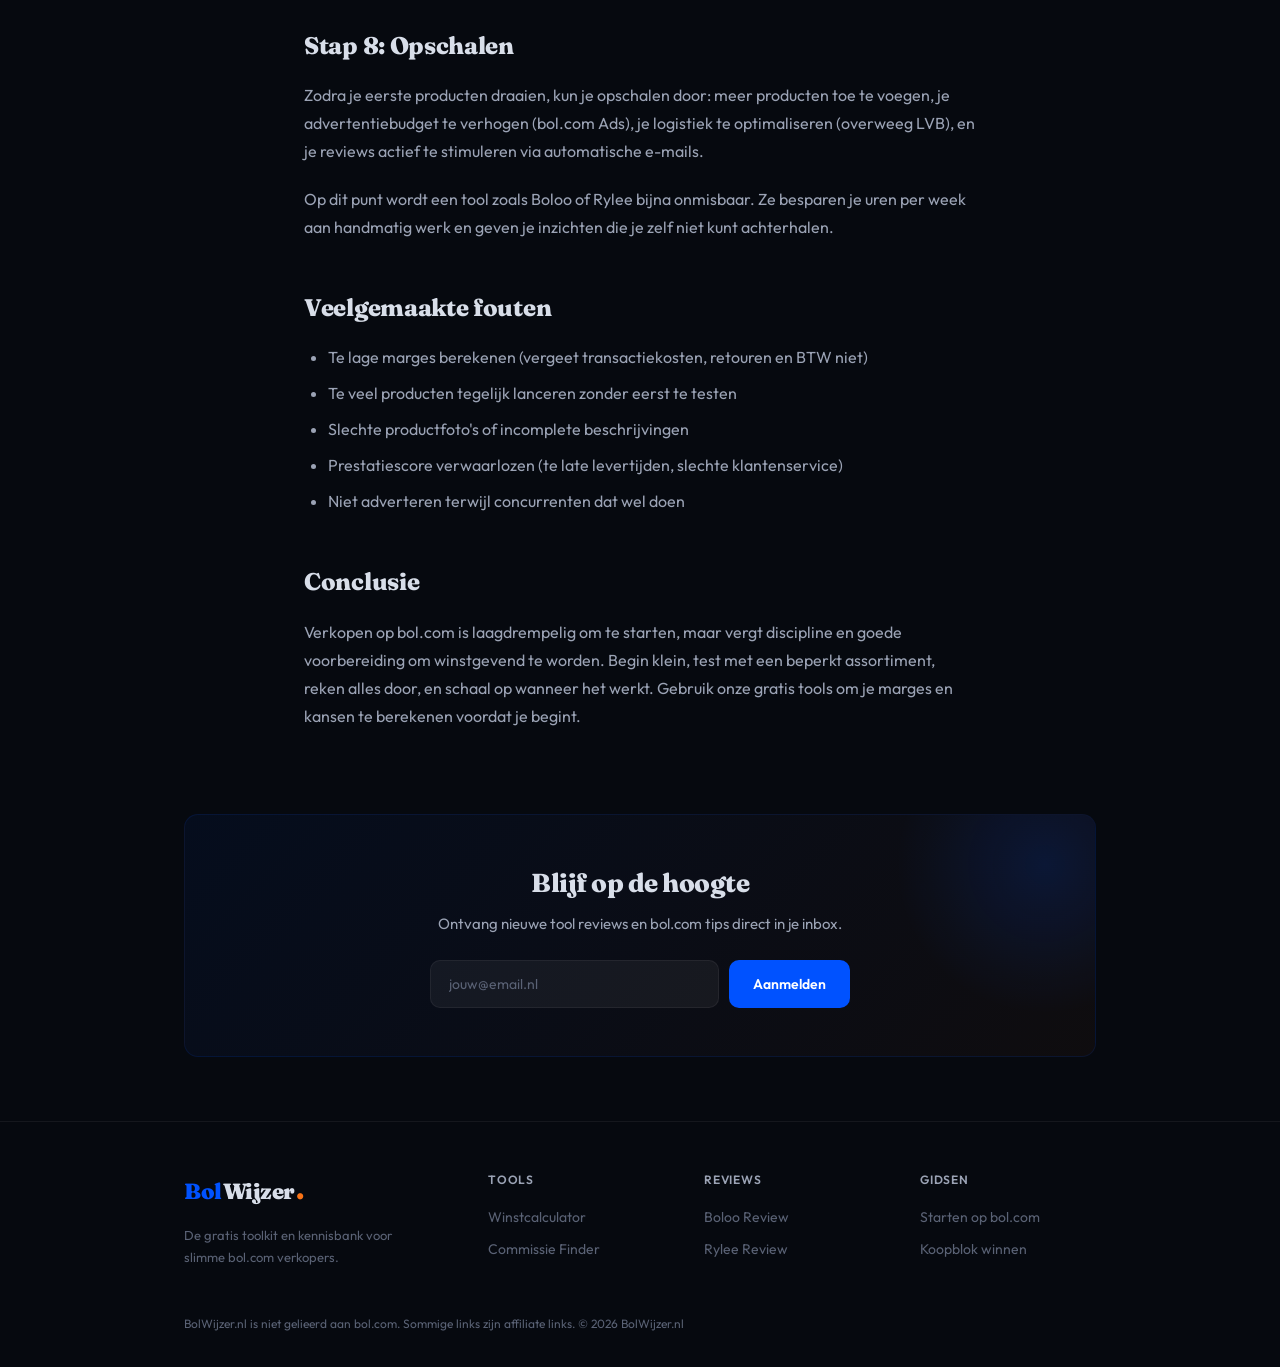
<file: artikelen/verkopen-op-bol-com.html>
<!DOCTYPE html>
<html lang="nl">
<head>
  <meta charset="UTF-8">
  <meta name="viewport" content="width=device-width, initial-scale=1.0">
  <title>Verkopen op Bol.com: Het Complete Stappenplan [2026] | BolWijzer</title>
  <meta name="description" content="Leer hoe je start met verkopen op bol.com in 2026. Van KvK-registratie tot je eerste verkoop. Het meest complete stappenplan voor beginners.">
  <link rel="canonical" href="https://bolwijzer.nl/artikelen/verkopen-op-bol-com.html">
  <meta property="og:title" content="Verkopen op Bol.com: Het Complete Stappenplan [2026]">
  <meta property="og:type" content="article">
  <meta property="og:locale" content="nl_NL">
  <link rel="icon" type="image/svg+xml" href="data:image/svg+xml,<svg xmlns='http://www.w3.org/2000/svg' viewBox='0 0 32 32'><rect width='32' height='32' rx='8' fill='%230052FF'/><text x='16' y='22' text-anchor='middle' font-size='18' font-weight='bold' fill='white'>B</text></svg>">
  <script type="application/ld+json">{"@context":"https://schema.org","@type":"Article","headline":"Verkopen op Bol.com: Het Complete Stappenplan [2026]","datePublished":"2026-04-04","author":{"@type":"Organization","name":"BolWijzer"}}</script>
  <link rel="stylesheet" href="../style.css">
</head>
<body>
  <nav class="nav"><div class="nav-inner"><a href="../" class="logo"><span class="logo-bol">Bol</span><span class="logo-wijzer">Wijzer</span><span class="logo-dot">.</span></a><ul class="nav-links"><li><a href="../#calculator">Tools</a></li><li><a href="boloo-review.html">Reviews</a></li><li><a href="boloo-vs-rylee.html">Vergelijkingen</a></li><li><a href="verkopen-op-bol-com.html" class="active">Gidsen</a></li></ul><button class="nav-mobile-btn" aria-label="Menu">&#9776;</button></div></nav>

  <div class="article-hero anim-up">
    <div class="breadcrumb"><a href="../">Home</a> / <a href="../#artikelen">Gidsen</a> / Verkopen op bol.com</div>
    <span class="article-tag tag-guide">Gids</span>
    <h1>Verkopen op bol.com: het complete stappenplan [2026]</h1>
    <div class="article-meta"><span>Bijgewerkt: april 2026</span><span>12 min leestijd</span></div>
  </div>

  <div class="article-body anim-up-d1">
    <p>Bol.com is het grootste online verkoopplatform van Nederland en Belgie. Met miljoenen actieve klanten biedt het een enorme kans voor ondernemers. In deze gids leggen we stap voor stap uit hoe je begint, wat het kost, en hoe je winstgevend wordt.</p>

    <h2>Stap 1: Voorbereidingen</h2>
    <p>Voordat je een verkoopaccount aanmaakt, heb je een aantal zaken nodig:</p>
    <ul>
      <li><strong>KvK-inschrijving:</strong> je moet een geregistreerd bedrijf hebben. Een eenmanszaak volstaat.</li>
      <li><strong>BTW-nummer:</strong> je ontvangt dit automatisch na je KvK-registratie.</li>
      <li><strong>Zakelijke bankrekening:</strong> een SEPA-bankrekening voor uitbetalingen.</li>
      <li><strong>Product(en):</strong> weet wat je gaat verkopen en of daar vraag naar is.</li>
    </ul>

    <div class="info-box green">
      <strong>&#128161; Tip:</strong>
      <p>Gebruik onze <a href="../#calculator" style="color:var(--green)">gratis winstcalculator</a> om vooraf te berekenen of je product winstgevend is na alle bol.com kosten.</p>
    </div>

    <h2>Stap 2: Account aanmaken</h2>
    <p>Ga naar het bol.com Partnerplatform en vul het registratieformulier in. Je hebt je bedrijfsgegevens, contactinformatie en bankgegevens nodig. Na registratie ontvang je een verificatiebrief met een code die je moet invullen om je account te activeren.</p>
    <p>Het aanmaken van een account is gratis. Je betaalt pas commissie wanneer je daadwerkelijk verkoopt. Dit is een groot voordeel ten opzichte van platforms zoals Amazon die maandelijkse kosten rekenen.</p>

    <h2>Stap 3: Je winkel inrichten</h2>
    <p>Kies een winkelnaam, upload je logo, schrijf een omschrijving van je bedrijf en stel je retour- en garantievoorwaarden in. Zorg dat je retouradres correct is ingesteld.</p>
    <p>Je kunt producten handmatig toevoegen of via een productfeed. Voor een paar producten is handmatig prima, maar bij tientallen of meer wil je een koppeling via tools zoals Channable of Floynk.</p>

    <h2>Stap 4: Je kosten begrijpen</h2>
    <p>De kostenstructuur van bol.com bestaat uit meerdere lagen:</p>
    <p><strong>Commissie:</strong> een vast bedrag (meestal &euro;0,99 excl. BTW) plus een variabel percentage (5% tot 17%) per verkoop. Het percentage verschilt per productcategorie. Elektronica is relatief goedkoop (7%), terwijl kleding en speelgoed hoger liggen (15%).</p>
    <p><strong>Transactiekosten:</strong> &euro;0,30 per besteld artikel voor administratieve verwerking.</p>
    <p><strong>Verzendkosten:</strong> afhankelijk van je methode. Eigen verzending kost gemiddeld &euro;4,50 tot &euro;7,50 per pakket. Via Logistiek via Bol (LVB) betaal je een vast tarief inclusief opslag en handling.</p>
    <p><strong>Retourkosten:</strong> klanten kunnen 30 dagen gratis retourneren. De verzendkosten van retouren zijn voor jou als verkoper. Bij sommige categorieen (kleding, schoenen) kan het retourpercentage oplopen tot 20-30%.</p>

    <div class="info-box orange">
      <strong>&#9888; Belangrijk:</strong>
      <p>Veel beginners kijken alleen naar het commissiepercentage. De werkelijke kosten zijn hoger door het vaste bedrag, transactiekosten, verzending en retouren. Reken altijd alles door.</p>
    </div>

    <h2>Stap 5: Producten kiezen</h2>
    <p>Succesvol verkopen begint met de juiste productkeuze. Een paar vuistregels:</p>
    <ul>
      <li><strong>Marge:</strong> zorg voor minimaal 25% brutomarge na alle kosten. Onder de 25% wordt het te krap.</li>
      <li><strong>Vraag:</strong> is er voldoende zoekvolume? Tools zoals Boloo en Rylee helpen bij het inschatten van de vraag.</li>
      <li><strong>Concurrentie:</strong> hoeveel andere verkopers bieden hetzelfde product aan? Minder concurrentie = meer kans op het koopblok.</li>
      <li><strong>Retourpercentage:</strong> vermijd categorieen met extreem hoge retouren tenzij je marges dit toelaten.</li>
    </ul>

    <h2>Stap 6: Listings optimaliseren</h2>
    <p>Een goede listing bepaalt of klanten je product kopen. De bewezen formule voor je titel is: <strong>Merk + Model + Belangrijkste kenmerk 1 + Kenmerk 2 + Maat/Kleur</strong>.</p>
    <p>Schrijf beschrijvingen die helder en scanbaar zijn. Begin met 2-3 zinnen die de waarde samenvatten, gevolgd door de belangrijkste voordelen en specificaties. Gebruik de zoektermen die klanten daadwerkelijk intypen.</p>
    <p>Goede productfoto's zijn essentieel. Gebruik witte achtergronden, meerdere hoeken, en lifestyle-foto's die het product in gebruik tonen.</p>

    <h2>Stap 7: Het koopblok winnen</h2>
    <p>Het koopblok is de "In winkelwagen" knop op de productpagina. Wie het koopblok heeft, krijgt het overgrote deel van de verkopen. Bol.com bepaalt dit op basis van prijs, levertijd, reviews en je prestatiescore.</p>
    <p>Lees onze complete gids over <a href="koopblok-winnen.html">het koopblok winnen</a> voor 7 bewezen strategieen.</p>

    <div class="inline-cta">
      <div class="aff-text"><strong>&#128640; Klaar om te beginnen?</strong><span>Gebruik tools om je kansen te vergroten. Boloo is ideaal voor starters, Rylee voor groei.</span></div>
      <a class="aff-btn" href="https://boloo.co" target="_blank" rel="noopener">Bekijk Boloo &#8594;</a>
      <a class="aff-btn" href="https://rylee.nl/nl?via=riley33" target="_blank" rel="noopener">Probeer Rylee gratis &#8594;</a>
    </div>

    <h2>Stap 8: Opschalen</h2>
    <p>Zodra je eerste producten draaien, kun je opschalen door: meer producten toe te voegen, je advertentiebudget te verhogen (bol.com Ads), je logistiek te optimaliseren (overweeg LVB), en je reviews actief te stimuleren via automatische e-mails.</p>
    <p>Op dit punt wordt een tool zoals Boloo of Rylee bijna onmisbaar. Ze besparen je uren per week aan handmatig werk en geven je inzichten die je zelf niet kunt achterhalen.</p>

    <h2>Veelgemaakte fouten</h2>
    <ul>
      <li>Te lage marges berekenen (vergeet transactiekosten, retouren en BTW niet)</li>
      <li>Te veel producten tegelijk lanceren zonder eerst te testen</li>
      <li>Slechte productfoto's of incomplete beschrijvingen</li>
      <li>Prestatiescore verwaarlozen (te late levertijden, slechte klantenservice)</li>
      <li>Niet adverteren terwijl concurrenten dat wel doen</li>
    </ul>

    <h2>Conclusie</h2>
    <p>Verkopen op bol.com is laagdrempelig om te starten, maar vergt discipline en goede voorbereiding om winstgevend te worden. Begin klein, test met een beperkt assortiment, reken alles door, en schaal op wanneer het werkt. Gebruik onze gratis tools om je marges en kansen te berekenen voordat je begint.</p>
  </div>

  <section class="newsletter"><div class="newsletter-card"><h2>Blijf op de hoogte</h2><p>Ontvang nieuwe tool reviews en bol.com tips direct in je inbox.</p><div class="newsletter-form"><input type="email" placeholder="jouw@email.nl"><button type="button">Aanmelden</button></div></div></section>
  <div class="footer-wrap"><footer class="footer"><div class="footer-brand"><div class="logo"><span class="logo-bol">Bol</span><span class="logo-wijzer">Wijzer</span><span class="logo-dot">.</span></div><p>De gratis toolkit en kennisbank voor slimme bol.com verkopers.</p></div><div class="footer-col"><h4>Tools</h4><a href="../#calculator">Winstcalculator</a><a href="../#calculator">Commissie Finder</a></div><div class="footer-col"><h4>Reviews</h4><a href="boloo-review.html">Boloo Review</a><a href="#">Rylee Review</a></div><div class="footer-col"><h4>Gidsen</h4><a href="verkopen-op-bol-com.html">Starten op bol.com</a><a href="koopblok-winnen.html">Koopblok winnen</a></div></footer><div class="footer-bottom">BolWijzer.nl is niet gelieerd aan bol.com. Sommige links zijn affiliate links. &copy; 2026 BolWijzer.nl</div></div>
</body>
</html>
</file>
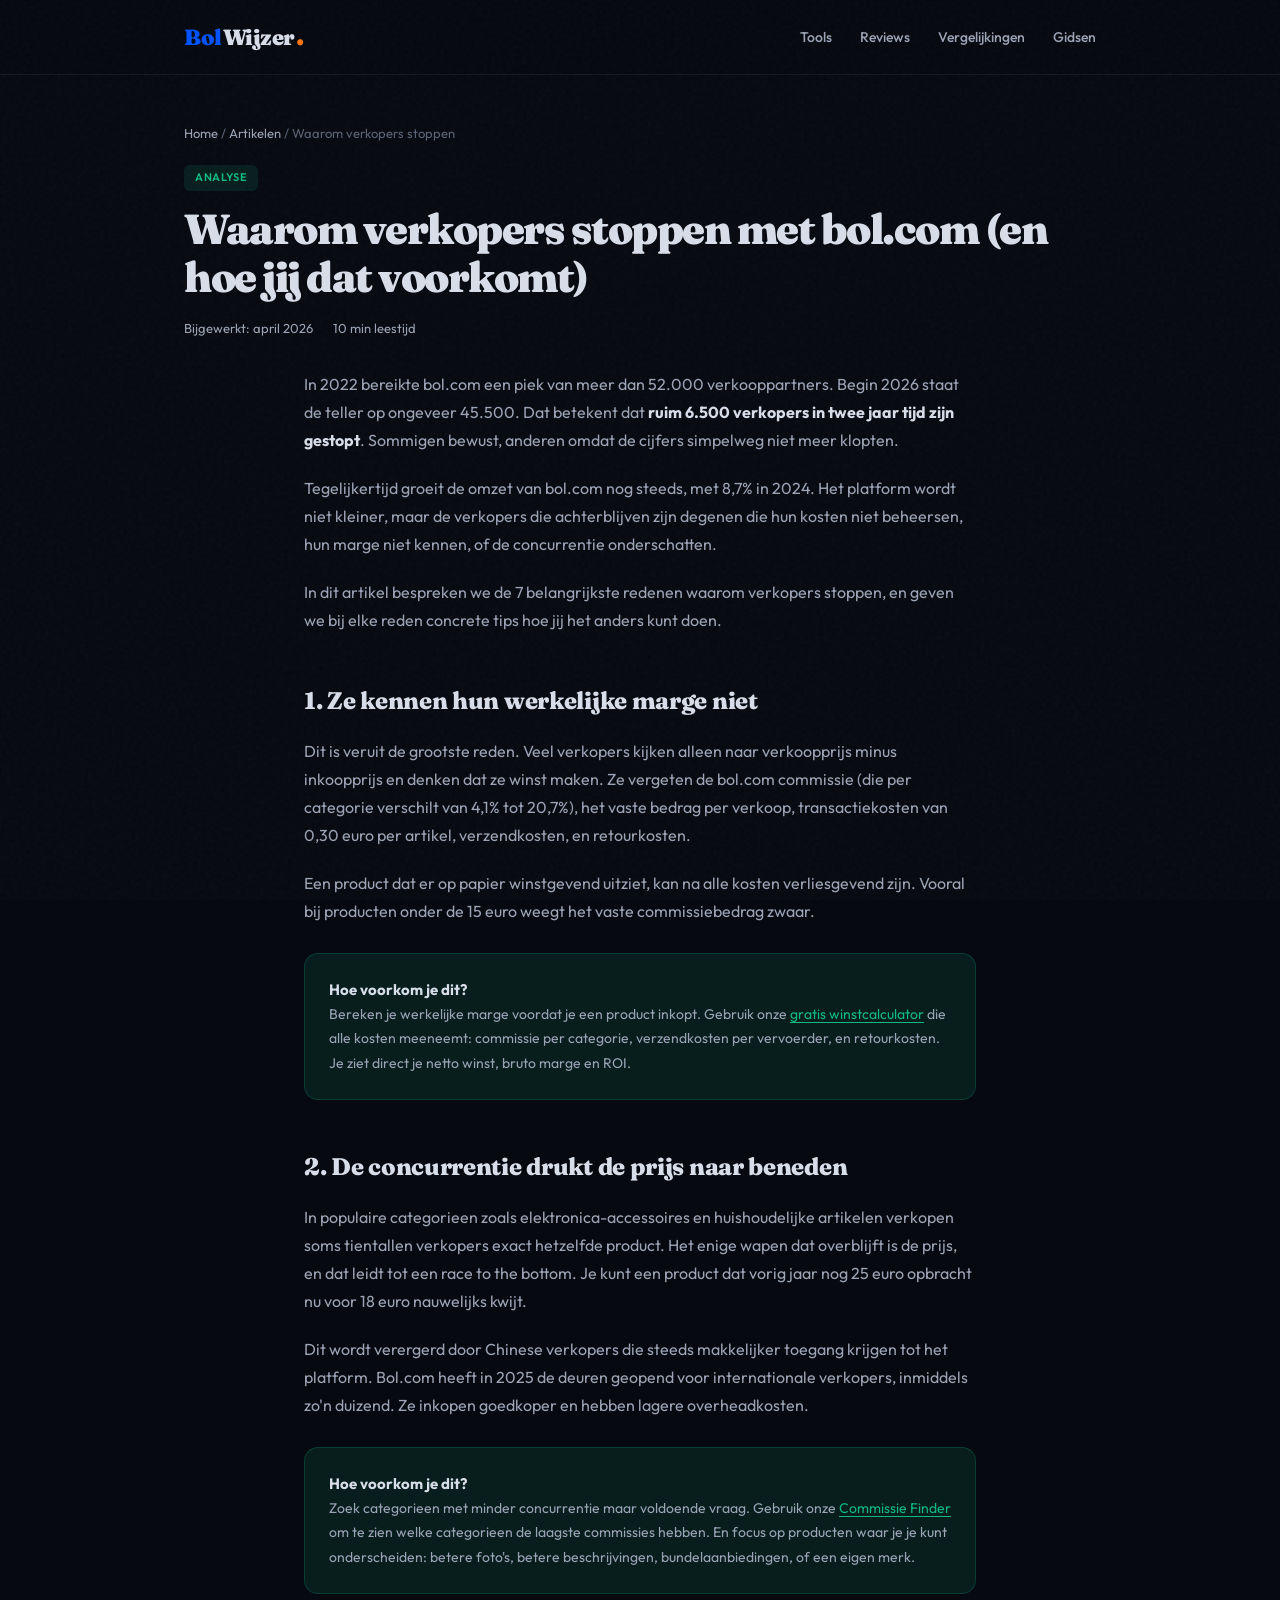
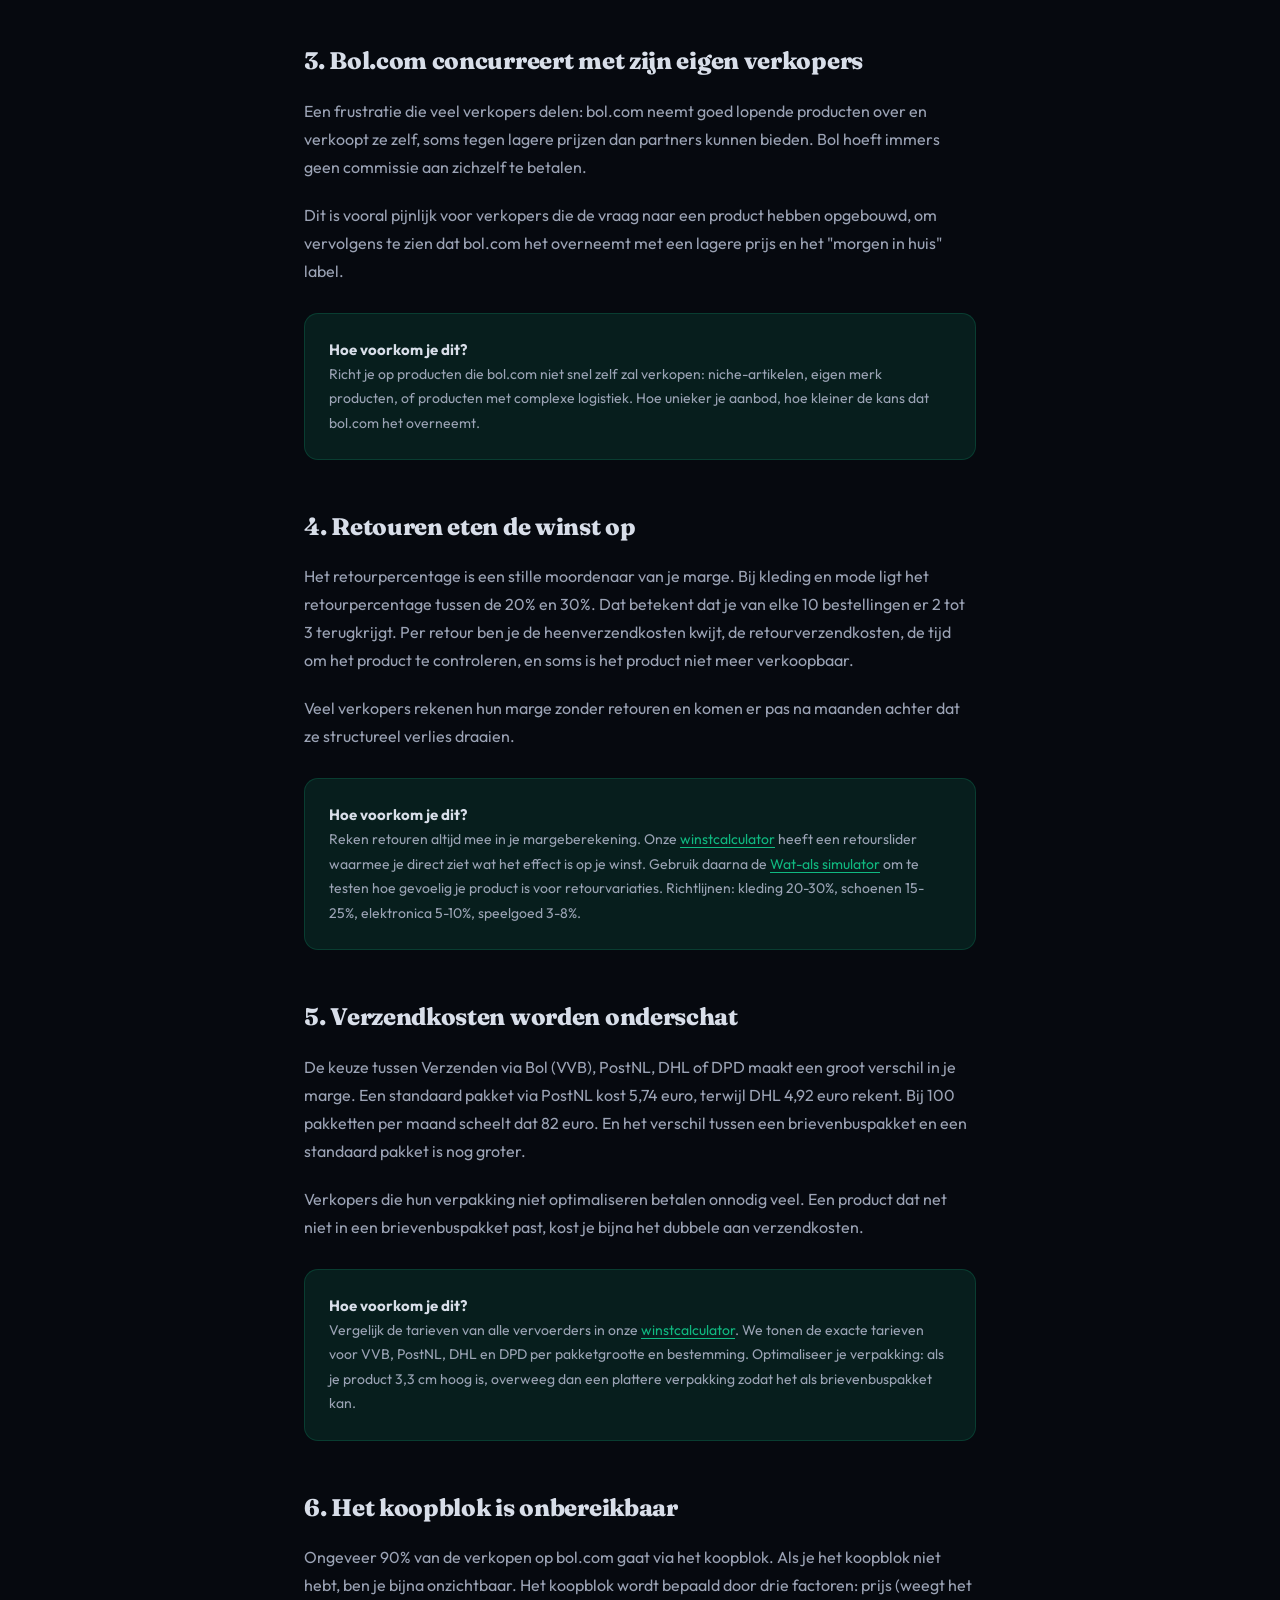
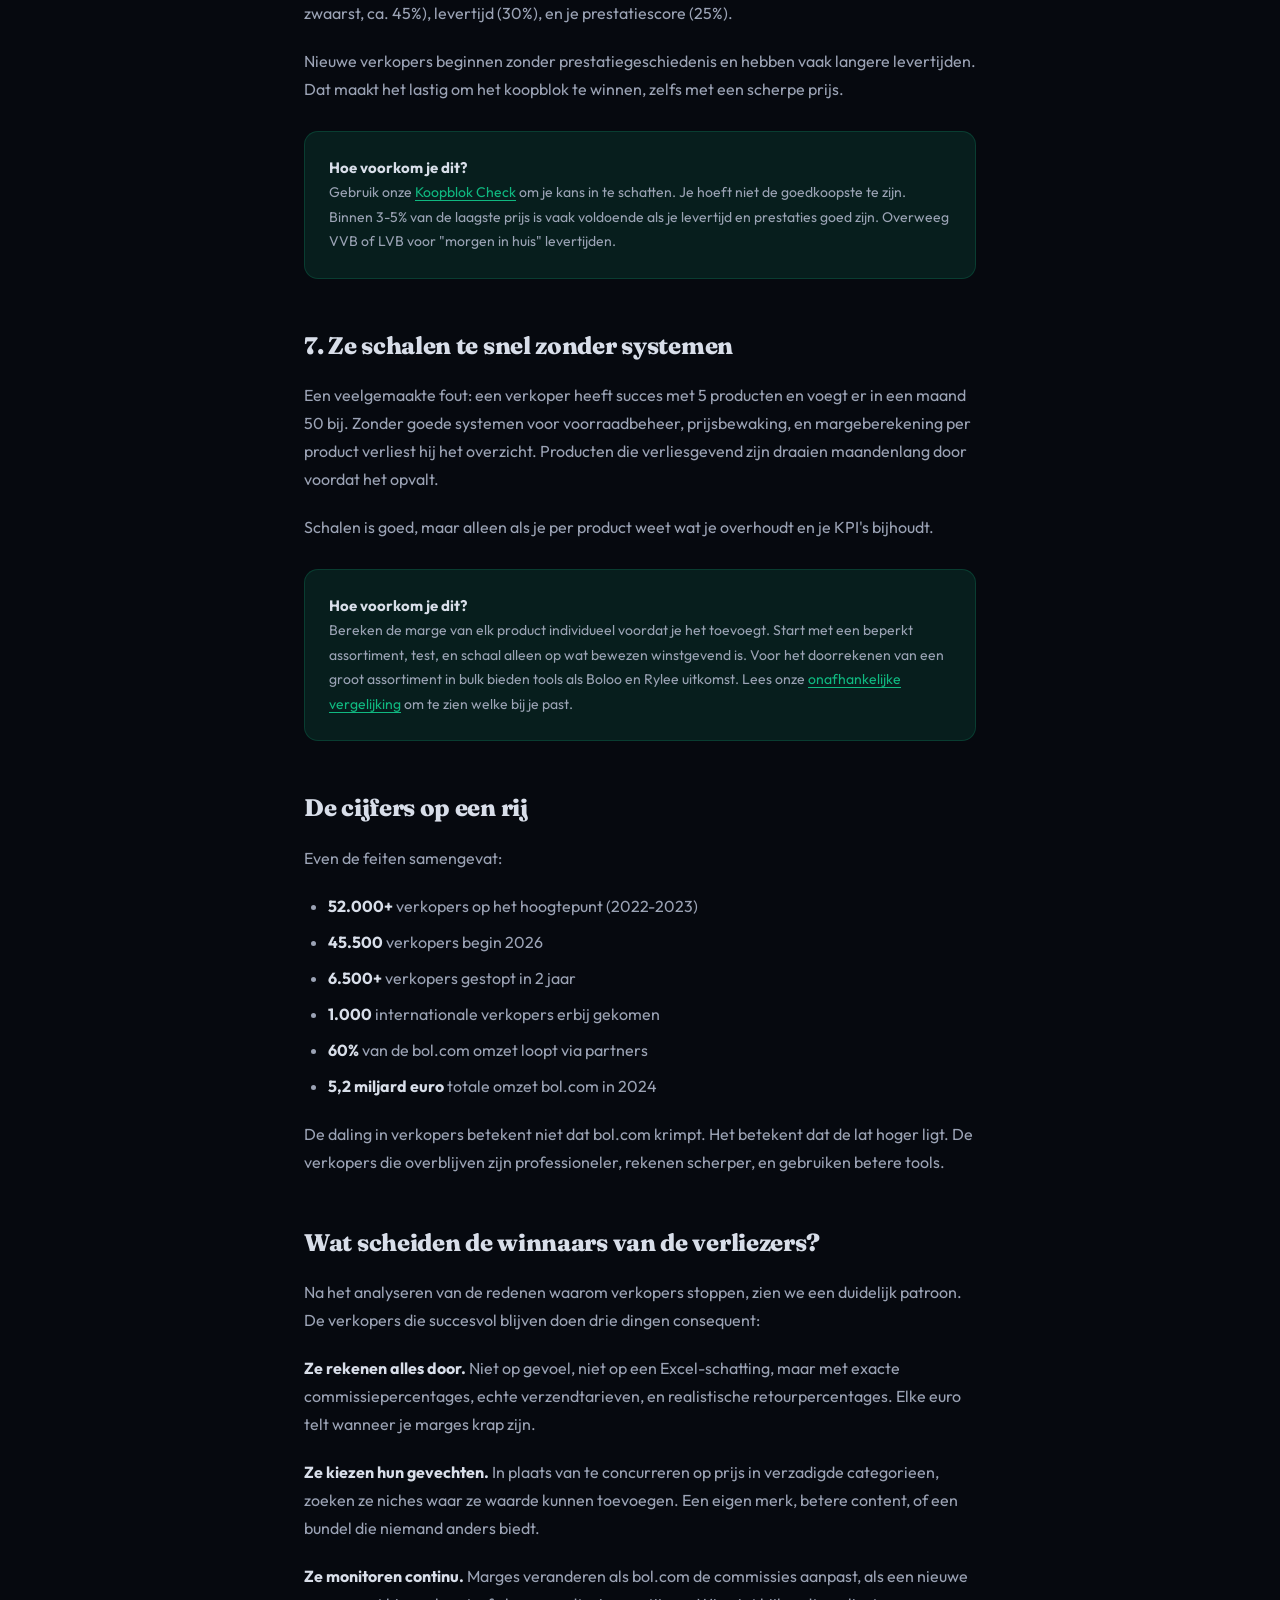
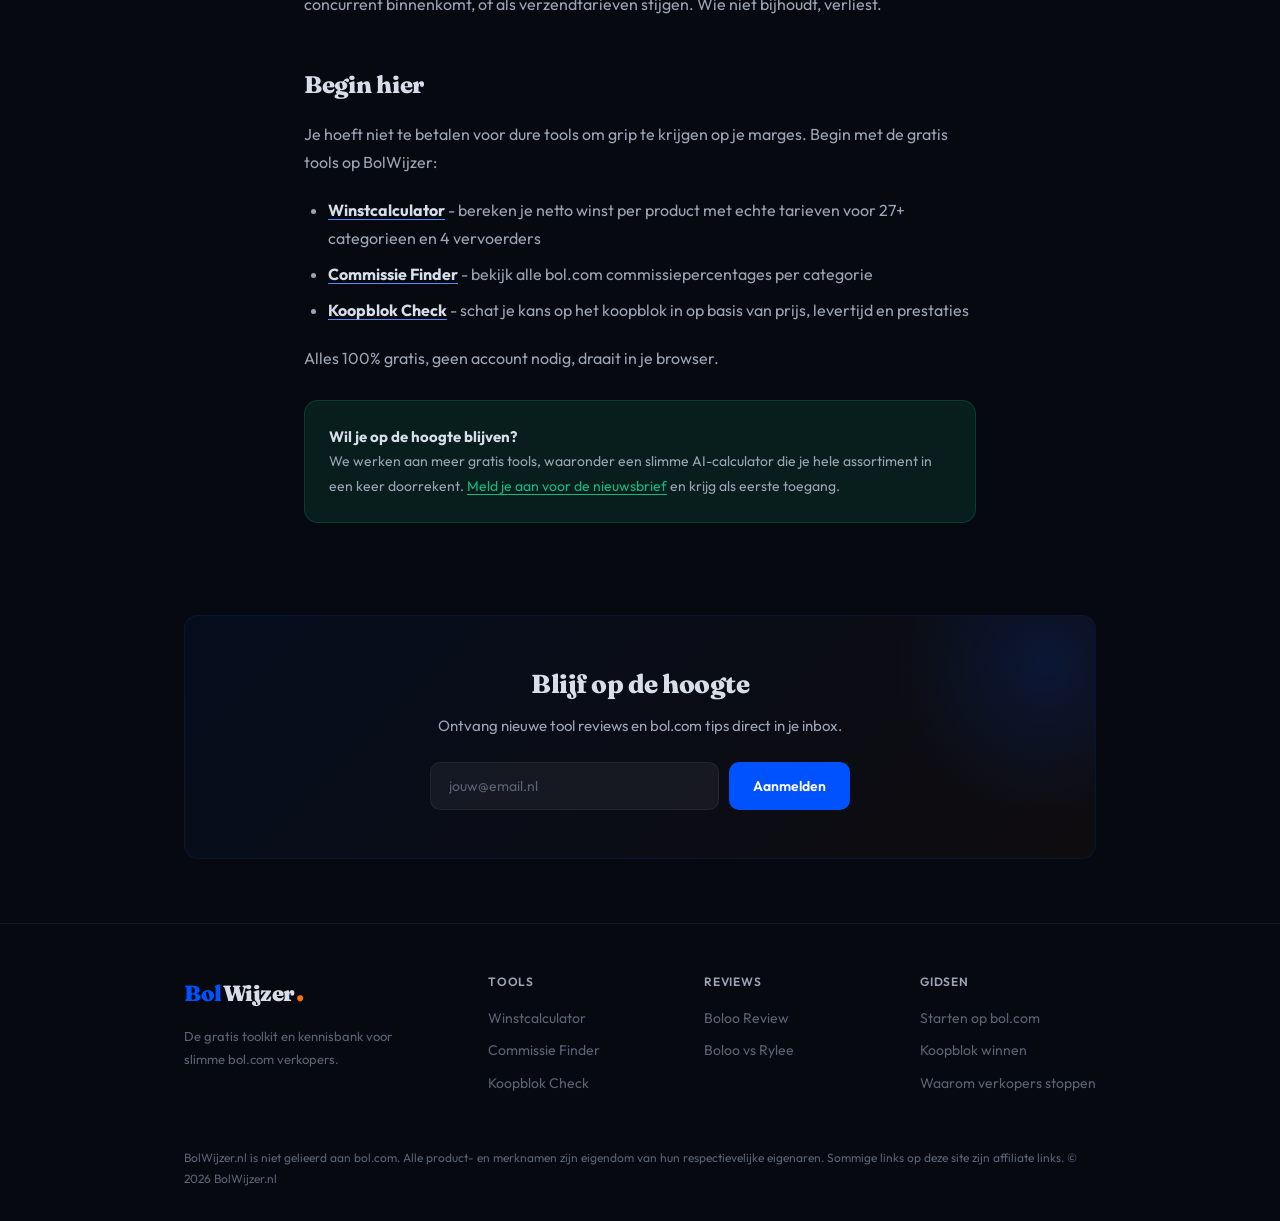
<file: artikelen/waarom-verkopers-stoppen.html>
<!DOCTYPE html>
<html lang="nl">
<head>
  <meta charset="UTF-8">
  <meta name="viewport" content="width=device-width, initial-scale=1.0">
  <title>Waarom Verkopers Stoppen met Bol.com (en Hoe Jij Dat Voorkomt) [2026] | BolWijzer</title>
  <meta name="description" content="In 2 jaar zijn 6.500+ verkopers gestopt met bol.com. Ontdek de 7 belangrijkste redenen en leer hoe jij winstgevend blijft met concrete tips en gratis tools.">
  <meta name="google-site-verification" content="8iEEH06wOQYKZ_gA9J6RftqQjDcf-VNdMoCuzvPRW1I" />
  <link rel="canonical" href="https://bolwijzer.nl/artikelen/waarom-verkopers-stoppen.html">
  <meta property="og:title" content="Waarom Verkopers Stoppen met Bol.com (en Hoe Jij Dat Voorkomt)">
  <meta property="og:description" content="In 2 jaar zijn 6.500+ verkopers gestopt met bol.com. Ontdek de redenen en leer hoe jij winstgevend blijft.">
  <meta property="og:type" content="article">
  <meta property="og:locale" content="nl_NL">
  <meta property="og:url" content="https://bolwijzer.nl/artikelen/waarom-verkopers-stoppen.html">
  <meta property="og:image" content="https://bolwijzer.nl/og-image.png">
  <link rel="icon" type="image/svg+xml" href="data:image/svg+xml,<svg xmlns='http://www.w3.org/2000/svg' viewBox='0 0 32 32'><rect width='32' height='32' rx='8' fill='%230052FF'/><text x='16' y='22' text-anchor='middle' font-size='18' font-weight='bold' fill='white'>B</text></svg>">
  <script type="application/ld+json">{"@context":"https://schema.org","@type":"Article","headline":"Waarom Verkopers Stoppen met Bol.com (en Hoe Jij Dat Voorkomt)","datePublished":"2026-04-06","dateModified":"2026-04-06","author":{"@type":"Organization","name":"BolWijzer","url":"https://bolwijzer.nl"}}</script>
  <link rel="stylesheet" href="../style.css">
</head>
<body>
  <nav class="nav"><div class="nav-inner"><a href="../" class="logo"><span class="logo-bol">Bol</span><span class="logo-wijzer">Wijzer</span><span class="logo-dot">.</span></a><ul class="nav-links" id="navLinks"><li><a href="../#calculator">Tools</a></li><li><a href="boloo-review.html">Reviews</a></li><li><a href="boloo-vs-rylee.html">Vergelijkingen</a></li><li><a href="verkopen-op-bol-com.html">Gidsen</a></li></ul><button class="nav-mobile-btn" aria-label="Menu" onclick="document.getElementById('navLinks').classList.toggle('mobile-open')">&#9776;</button></div></nav>

  <div class="article-hero anim-up">
    <div class="breadcrumb"><a href="../">Home</a> / <a href="../#artikelen">Artikelen</a> / Waarom verkopers stoppen</div>
    <span class="article-tag tag-guide">Analyse</span>
    <h1>Waarom verkopers stoppen met bol.com (en hoe jij dat voorkomt)</h1>
    <div class="article-meta"><span>Bijgewerkt: april 2026</span><span>10 min leestijd</span></div>
  </div>

  <div class="article-body anim-up-d1">

    <p>In 2022 bereikte bol.com een piek van meer dan 52.000 verkooppartners. Begin 2026 staat de teller op ongeveer 45.500. Dat betekent dat <strong>ruim 6.500 verkopers in twee jaar tijd zijn gestopt</strong>. Sommigen bewust, anderen omdat de cijfers simpelweg niet meer klopten.</p>

    <p>Tegelijkertijd groeit de omzet van bol.com nog steeds, met 8,7% in 2024. Het platform wordt niet kleiner, maar de verkopers die achterblijven zijn degenen die hun kosten niet beheersen, hun marge niet kennen, of de concurrentie onderschatten.</p>

    <p>In dit artikel bespreken we de 7 belangrijkste redenen waarom verkopers stoppen, en geven we bij elke reden concrete tips hoe jij het anders kunt doen.</p>

    <h2>1. Ze kennen hun werkelijke marge niet</h2>

    <p>Dit is veruit de grootste reden. Veel verkopers kijken alleen naar verkoopprijs minus inkoopprijs en denken dat ze winst maken. Ze vergeten de bol.com commissie (die per categorie verschilt van 4,1% tot 20,7%), het vaste bedrag per verkoop, transactiekosten van 0,30 euro per artikel, verzendkosten, en retourkosten.</p>

    <p>Een product dat er op papier winstgevend uitziet, kan na alle kosten verliesgevend zijn. Vooral bij producten onder de 15 euro weegt het vaste commissiebedrag zwaar.</p>

    <div class="info-box green">
      <strong>Hoe voorkom je dit?</strong>
      <p>Bereken je werkelijke marge voordat je een product inkopt. Gebruik onze <a href="../#calculator" style="color:var(--green)">gratis winstcalculator</a> die alle kosten meeneemt: commissie per categorie, verzendkosten per vervoerder, en retourkosten. Je ziet direct je netto winst, bruto marge en ROI.</p>
    </div>

    <h2>2. De concurrentie drukt de prijs naar beneden</h2>

    <p>In populaire categorieen zoals elektronica-accessoires en huishoudelijke artikelen verkopen soms tientallen verkopers exact hetzelfde product. Het enige wapen dat overblijft is de prijs, en dat leidt tot een race to the bottom. Je kunt een product dat vorig jaar nog 25 euro opbracht nu voor 18 euro nauwelijks kwijt.</p>

    <p>Dit wordt verergerd door Chinese verkopers die steeds makkelijker toegang krijgen tot het platform. Bol.com heeft in 2025 de deuren geopend voor internationale verkopers, inmiddels zo'n duizend. Ze inkopen goedkoper en hebben lagere overheadkosten.</p>

    <div class="info-box green">
      <strong>Hoe voorkom je dit?</strong>
      <p>Zoek categorieen met minder concurrentie maar voldoende vraag. Gebruik onze <a href="../#tools" style="color:var(--green)">Commissie Finder</a> om te zien welke categorieen de laagste commissies hebben. En focus op producten waar je je kunt onderscheiden: betere foto's, betere beschrijvingen, bundelaanbiedingen, of een eigen merk.</p>
    </div>

    <h2>3. Bol.com concurreert met zijn eigen verkopers</h2>

    <p>Een frustratie die veel verkopers delen: bol.com neemt goed lopende producten over en verkoopt ze zelf, soms tegen lagere prijzen dan partners kunnen bieden. Bol hoeft immers geen commissie aan zichzelf te betalen.</p>

    <p>Dit is vooral pijnlijk voor verkopers die de vraag naar een product hebben opgebouwd, om vervolgens te zien dat bol.com het overneemt met een lagere prijs en het "morgen in huis" label.</p>

    <div class="info-box green">
      <strong>Hoe voorkom je dit?</strong>
      <p>Richt je op producten die bol.com niet snel zelf zal verkopen: niche-artikelen, eigen merk producten, of producten met complexe logistiek. Hoe unieker je aanbod, hoe kleiner de kans dat bol.com het overneemt.</p>
    </div>

    <h2>4. Retouren eten de winst op</h2>

    <p>Het retourpercentage is een stille moordenaar van je marge. Bij kleding en mode ligt het retourpercentage tussen de 20% en 30%. Dat betekent dat je van elke 10 bestellingen er 2 tot 3 terugkrijgt. Per retour ben je de heenverzendkosten kwijt, de retourverzendkosten, de tijd om het product te controleren, en soms is het product niet meer verkoopbaar.</p>

    <p>Veel verkopers rekenen hun marge zonder retouren en komen er pas na maanden achter dat ze structureel verlies draaien.</p>

    <div class="info-box green">
      <strong>Hoe voorkom je dit?</strong>
      <p>Reken retouren altijd mee in je margeberekening. Onze <a href="../#calculator" style="color:var(--green)">winstcalculator</a> heeft een retourslider waarmee je direct ziet wat het effect is op je winst. Gebruik daarna de <a href="../#calculator" style="color:var(--green)">Wat-als simulator</a> om te testen hoe gevoelig je product is voor retourvariaties. Richtlijnen: kleding 20-30%, schoenen 15-25%, elektronica 5-10%, speelgoed 3-8%.</p>
    </div>

    <h2>5. Verzendkosten worden onderschat</h2>

    <p>De keuze tussen Verzenden via Bol (VVB), PostNL, DHL of DPD maakt een groot verschil in je marge. Een standaard pakket via PostNL kost 5,74 euro, terwijl DHL 4,92 euro rekent. Bij 100 pakketten per maand scheelt dat 82 euro. En het verschil tussen een brievenbuspakket en een standaard pakket is nog groter.</p>

    <p>Verkopers die hun verpakking niet optimaliseren betalen onnodig veel. Een product dat net niet in een brievenbuspakket past, kost je bijna het dubbele aan verzendkosten.</p>

    <div class="info-box green">
      <strong>Hoe voorkom je dit?</strong>
      <p>Vergelijk de tarieven van alle vervoerders in onze <a href="../#calculator" style="color:var(--green)">winstcalculator</a>. We tonen de exacte tarieven voor VVB, PostNL, DHL en DPD per pakketgrootte en bestemming. Optimaliseer je verpakking: als je product 3,3 cm hoog is, overweeg dan een plattere verpakking zodat het als brievenbuspakket kan.</p>
    </div>

    <h2>6. Het koopblok is onbereikbaar</h2>

    <p>Ongeveer 90% van de verkopen op bol.com gaat via het koopblok. Als je het koopblok niet hebt, ben je bijna onzichtbaar. Het koopblok wordt bepaald door drie factoren: prijs (weegt het zwaarst, ca. 45%), levertijd (30%), en je prestatiescore (25%).</p>

    <p>Nieuwe verkopers beginnen zonder prestatiegeschiedenis en hebben vaak langere levertijden. Dat maakt het lastig om het koopblok te winnen, zelfs met een scherpe prijs.</p>

    <div class="info-box green">
      <strong>Hoe voorkom je dit?</strong>
      <p>Gebruik onze <a href="../#tools" style="color:var(--green)">Koopblok Check</a> om je kans in te schatten. Je hoeft niet de goedkoopste te zijn. Binnen 3-5% van de laagste prijs is vaak voldoende als je levertijd en prestaties goed zijn. Overweeg VVB of LVB voor "morgen in huis" levertijden.</p>
    </div>

    <h2>7. Ze schalen te snel zonder systemen</h2>

    <p>Een veelgemaakte fout: een verkoper heeft succes met 5 producten en voegt er in een maand 50 bij. Zonder goede systemen voor voorraadbeheer, prijsbewaking, en margeberekening per product verliest hij het overzicht. Producten die verliesgevend zijn draaien maandenlang door voordat het opvalt.</p>

    <p>Schalen is goed, maar alleen als je per product weet wat je overhoudt en je KPI's bijhoudt.</p>

    <div class="info-box green">
      <strong>Hoe voorkom je dit?</strong>
      <p>Bereken de marge van elk product individueel voordat je het toevoegt. Start met een beperkt assortiment, test, en schaal alleen op wat bewezen winstgevend is. Voor het doorrekenen van een groot assortiment in bulk bieden tools als Boloo en Rylee uitkomst. Lees onze <a href="boloo-vs-rylee.html" style="color:var(--green)">onafhankelijke vergelijking</a> om te zien welke bij je past.</p>
    </div>

    <h2>De cijfers op een rij</h2>

    <p>Even de feiten samengevat:</p>

    <ul>
      <li><strong>52.000+</strong> verkopers op het hoogtepunt (2022-2023)</li>
      <li><strong>45.500</strong> verkopers begin 2026</li>
      <li><strong>6.500+</strong> verkopers gestopt in 2 jaar</li>
      <li><strong>1.000</strong> internationale verkopers erbij gekomen</li>
      <li><strong>60%</strong> van de bol.com omzet loopt via partners</li>
      <li><strong>5,2 miljard euro</strong> totale omzet bol.com in 2024</li>
    </ul>

    <p>De daling in verkopers betekent niet dat bol.com krimpt. Het betekent dat de lat hoger ligt. De verkopers die overblijven zijn professioneler, rekenen scherper, en gebruiken betere tools.</p>

    <h2>Wat scheiden de winnaars van de verliezers?</h2>

    <p>Na het analyseren van de redenen waarom verkopers stoppen, zien we een duidelijk patroon. De verkopers die succesvol blijven doen drie dingen consequent:</p>

    <p><strong>Ze rekenen alles door.</strong> Niet op gevoel, niet op een Excel-schatting, maar met exacte commissiepercentages, echte verzendtarieven, en realistische retourpercentages. Elke euro telt wanneer je marges krap zijn.</p>

    <p><strong>Ze kiezen hun gevechten.</strong> In plaats van te concurreren op prijs in verzadigde categorieen, zoeken ze niches waar ze waarde kunnen toevoegen. Een eigen merk, betere content, of een bundel die niemand anders biedt.</p>

    <p><strong>Ze monitoren continu.</strong> Marges veranderen als bol.com de commissies aanpast, als een nieuwe concurrent binnenkomt, of als verzendtarieven stijgen. Wie niet bijhoudt, verliest.</p>

    <h2>Begin hier</h2>

    <p>Je hoeft niet te betalen voor dure tools om grip te krijgen op je marges. Begin met de gratis tools op BolWijzer:</p>

    <ul>
      <li><a href="../#calculator"><strong>Winstcalculator</strong></a> - bereken je netto winst per product met echte tarieven voor 27+ categorieen en 4 vervoerders</li>
      <li><a href="../#tools"><strong>Commissie Finder</strong></a> - bekijk alle bol.com commissiepercentages per categorie</li>
      <li><a href="../#tools"><strong>Koopblok Check</strong></a> - schat je kans op het koopblok in op basis van prijs, levertijd en prestaties</li>
    </ul>

    <p>Alles 100% gratis, geen account nodig, draait in je browser.</p>

    <div class="info-box green">
      <strong>Wil je op de hoogte blijven?</strong>
      <p>We werken aan meer gratis tools, waaronder een slimme AI-calculator die je hele assortiment in een keer doorrekent. <a href="../#newsletter" style="color:var(--green)">Meld je aan voor de nieuwsbrief</a> en krijg als eerste toegang.</p>
    </div>

  </div>

  <section class="newsletter"><div class="newsletter-card"><h2>Blijf op de hoogte</h2><p>Ontvang nieuwe tool reviews en bol.com tips direct in je inbox.</p><div class="newsletter-form"><input type="email" placeholder="jouw@email.nl"><button type="button">Aanmelden</button></div></div></section>
  <div class="footer-wrap"><footer class="footer"><div class="footer-brand"><div class="logo"><span class="logo-bol">Bol</span><span class="logo-wijzer">Wijzer</span><span class="logo-dot">.</span></div><p>De gratis toolkit en kennisbank voor slimme bol.com verkopers.</p></div><div class="footer-col"><h4>Tools</h4><a href="../#calculator">Winstcalculator</a><a href="../#tools">Commissie Finder</a><a href="../#tools">Koopblok Check</a></div><div class="footer-col"><h4>Reviews</h4><a href="boloo-review.html">Boloo Review</a><a href="boloo-vs-rylee.html">Boloo vs Rylee</a></div><div class="footer-col"><h4>Gidsen</h4><a href="verkopen-op-bol-com.html">Starten op bol.com</a><a href="koopblok-winnen.html">Koopblok winnen</a><a href="waarom-verkopers-stoppen.html">Waarom verkopers stoppen</a></div></footer><div class="footer-bottom">BolWijzer.nl is niet gelieerd aan bol.com. Alle product- en merknamen zijn eigendom van hun respectievelijke eigenaren. Sommige links op deze site zijn affiliate links. &copy; 2026 BolWijzer.nl</div></div>
</body>
</html>
</file>
<file: style.css>
@import url('https://fonts.googleapis.com/css2?family=Outfit:wght@300;400;500;600;700;800&family=Fraunces:ital,opsz,wght@0,9..144,700;0,9..144,800;0,9..144,900;1,9..144,400&display=swap');

:root {
  --bg: #06090F;
  --bg-card: rgba(255,255,255,0.025);
  --bg-card-hover: rgba(255,255,255,0.045);
  --border: rgba(255,255,255,0.06);
  --border-hover: rgba(0,70,255,0.3);
  --text: #D8DEE9;
  --text-dim: #9BA3B5;
  --text-muted: #5A6275;
  --blue: #0052FF;
  --blue-soft: #5B8AFF;
  --blue-glow: rgba(0,82,255,0.15);
  --orange: #F97316;
  --orange-glow: rgba(249,115,22,0.12);
  --green: #10B981;
  --green-glow: rgba(16,185,129,0.12);
  --red: #EF4444;
  --red-glow: rgba(239,68,68,0.12);
  --purple: #A78BFA;
  --purple-glow: rgba(167,139,250,0.12);
  --font-display: 'Fraunces', Georgia, serif;
  --font-body: 'Outfit', system-ui, sans-serif;
  --radius: 14px;
  --radius-sm: 10px;
  --max-w: 960px;
}

*, *::before, *::after { box-sizing: border-box; margin: 0; padding: 0; }
html { scroll-behavior: smooth; }
body {
  font-family: var(--font-body);
  background: var(--bg);
  color: var(--text);
  line-height: 1.6;
  -webkit-font-smoothing: antialiased;
  overflow-x: hidden;
}
body::before {
  content: '';
  position: fixed;
  inset: 0;
  background-image: url("data:image/svg+xml,%3Csvg viewBox='0 0 256 256' xmlns='http://www.w3.org/2000/svg'%3E%3Cfilter id='n'%3E%3CfeTurbulence type='fractalNoise' baseFrequency='0.9' numOctaves='4' stitchTiles='stitch'/%3E%3C/filter%3E%3Crect width='100%25' height='100%25' filter='url(%23n)' opacity='0.03'/%3E%3C/svg%3E");
  pointer-events: none;
  z-index: 9999;
}
a { color: inherit; text-decoration: none; }

/* ANIMATIONS */
@keyframes fadeUp {
  from { opacity: 0; transform: translateY(24px); }
  to { opacity: 1; transform: translateY(0); }
}
@keyframes fadeIn { from { opacity: 0; } to { opacity: 1; } }
@keyframes glowPulse { 0%,100% { opacity: 0.5; } 50% { opacity: 1; } }
.anim-up { animation: fadeUp 0.7s ease both; }
.anim-up-d1 { animation: fadeUp 0.7s ease 0.1s both; }
.anim-up-d2 { animation: fadeUp 0.7s ease 0.2s both; }
.anim-up-d3 { animation: fadeUp 0.7s ease 0.3s both; }
.anim-up-d4 { animation: fadeUp 0.7s ease 0.4s both; }

/* NAV */
.nav {
  position: sticky; top: 0; z-index: 100;
  background: rgba(6,9,15,0.88);
  backdrop-filter: blur(24px);
  -webkit-backdrop-filter: blur(24px);
  border-bottom: 1px solid var(--border);
}
.nav-inner {
  max-width: var(--max-w);
  margin: 0 auto;
  display: flex; align-items: center; justify-content: space-between;
  padding: 16px 24px;
}
.logo {
  font-family: var(--font-display); font-weight: 900; font-size: 22px;
  letter-spacing: -0.5px; display: flex; align-items: baseline; gap: 1px; cursor: pointer;
}
.logo-bol { color: var(--blue); }
.logo-wijzer { color: var(--text); }
.logo-dot { color: var(--orange); font-size: 26px; }
.nav-links { display: flex; gap: 28px; align-items: center; list-style: none; }
.nav-links a {
  font-size: 14px; font-weight: 500; color: var(--text-dim);
  transition: color 0.2s; position: relative;
}
.nav-links a:hover, .nav-links a.active { color: var(--text); }
.nav-links a.active::after {
  content: ''; position: absolute; bottom: -6px; left: 0; right: 0;
  height: 2px; background: var(--blue); border-radius: 1px;
}
.nav-mobile-btn {
  display: none; background: none; border: none;
  color: var(--text); font-size: 24px; cursor: pointer;
}

/* SECTION */
.section {
  max-width: var(--max-w); margin: 0 auto; padding: 64px 24px;
}
.section-header {
  display: flex; justify-content: space-between; align-items: flex-end; margin-bottom: 28px;
}
.section-header h2 {
  font-family: var(--font-display); font-weight: 800; font-size: 28px; letter-spacing: -0.5px;
}
.section-header a { font-size: 14px; font-weight: 500; color: var(--blue-soft); transition: opacity 0.2s; }
.section-header a:hover { opacity: 0.8; }

/* CARD */
.card {
  background: var(--bg-card); border: 1px solid var(--border);
  border-radius: var(--radius); padding: 32px;
}

/* FORMS */
.form-grid { display: grid; grid-template-columns: 1fr 1fr; gap: 20px; margin-bottom: 24px; }
.form-group { display: flex; flex-direction: column; gap: 7px; }
.form-group.full { grid-column: 1 / -1; }
.form-label { font-size: 13px; font-weight: 500; color: var(--text-dim); }
.form-input, .form-select {
  width: 100%; background: rgba(255,255,255,0.04); border: 1px solid var(--border);
  border-radius: var(--radius-sm); padding: 13px 16px; color: var(--text);
  font-size: 15px; font-family: var(--font-body); outline: none; transition: border-color 0.25s; appearance: none;
}
.form-input:focus, .form-select:focus { border-color: rgba(0,82,255,0.45); }
.form-input::placeholder { color: var(--text-muted); }
.form-select {
  background-image: url("data:image/svg+xml,%3Csvg xmlns='http://www.w3.org/2000/svg' width='16' height='16' viewBox='0 0 24 24' fill='none' stroke='%236C7589' stroke-width='2'%3E%3Cpolyline points='6 9 12 15 18 9'/%3E%3C/svg%3E");
  background-repeat: no-repeat; background-position: right 14px center; padding-right: 40px;
}
.form-select option { background: #131825; color: var(--text); }
.radio-group { display: flex; gap: 8px; }
.radio-btn {
  flex: 1; padding: 12px 8px; text-align: center; font-size: 13px; font-weight: 500;
  font-family: var(--font-body); border: 1px solid var(--border); border-radius: var(--radius-sm);
  background: transparent; color: var(--text-dim); cursor: pointer; transition: all 0.2s;
}
.radio-btn.active { border-color: rgba(0,82,255,0.4); background: var(--blue-glow); color: var(--blue-soft); }
.radio-btn:hover:not(.active) { border-color: rgba(255,255,255,0.12); }
.slider-row { display: flex; align-items: center; gap: 14px; }
.slider {
  flex: 1; appearance: none; height: 5px;
  background: rgba(255,255,255,0.08); border-radius: 3px; outline: none;
}
.slider::-webkit-slider-thumb {
  appearance: none; width: 20px; height: 20px; background: var(--blue);
  border-radius: 50%; cursor: pointer; box-shadow: 0 0 12px rgba(0,82,255,0.4);
}
.slider::-moz-range-thumb {
  width: 20px; height: 20px; background: var(--blue); border-radius: 50%; cursor: pointer; border: none;
}
.slider-val { font-size: 15px; font-weight: 600; color: var(--blue-soft); min-width: 44px; text-align: right; }

.calc-btn {
  width: 100%; padding: 15px; background: var(--blue); color: #fff; border: none;
  border-radius: var(--radius-sm); font-size: 15px; font-weight: 600;
  font-family: var(--font-body); cursor: pointer; transition: all 0.25s;
}
.calc-btn:hover { background: #0047E0; box-shadow: 0 6px 24px rgba(0,82,255,0.25); }

/* RESULT */
.result {
  margin-top: 24px; background: rgba(0,82,255,0.04); border: 1px solid rgba(0,82,255,0.12);
  border-radius: var(--radius); padding: 28px; display: none;
}
.result.visible { display: block; animation: fadeUp 0.4s ease both; }
.result-top {
  display: flex; justify-content: space-between; align-items: flex-end;
  padding-bottom: 18px; margin-bottom: 18px; border-bottom: 1px solid var(--border);
}
.result-label { font-size: 13px; color: var(--text-dim); margin-bottom: 4px; }
.result-profit { font-family: var(--font-display); font-weight: 900; font-size: 38px; letter-spacing: -1px; }
.result-profit.pos { color: var(--green); }
.result-profit.neg { color: var(--red); }
.result-badge { padding: 7px 16px; border-radius: 8px; font-size: 14px; font-weight: 600; }
.result-badge.pos { background: var(--green-glow); color: var(--green); }
.result-badge.neg { background: var(--red-glow); color: var(--red); }
.result-rows { display: flex; flex-direction: column; gap: 10px; }
.result-row { display: flex; justify-content: space-between; font-size: 14px; }
.result-row-label { color: var(--text-dim); }
.result-row-val { font-weight: 500; }
.result-row-val.neg { color: var(--red); }

/* AFFILIATE CTA */
.aff-cta {
  margin-top: 24px; padding: 22px;
  background: linear-gradient(135deg, var(--orange-glow), var(--blue-glow));
  border: 1px solid rgba(249,115,22,0.18); border-radius: 12px;
  display: flex; align-items: center; gap: 18px;
}
.aff-icon {
  width: 44px; height: 44px; background: var(--orange-glow); border-radius: 11px;
  display: flex; align-items: center; justify-content: center; font-size: 22px; flex-shrink: 0;
}
.aff-text { flex: 1; }
.aff-text strong { display: block; font-size: 14px; color: var(--text); margin-bottom: 2px; }
.aff-text span { font-size: 13px; color: var(--text-dim); }
.aff-btn {
  padding: 10px 20px; background: rgba(249,115,22,0.12); border: 1px solid rgba(249,115,22,0.25);
  color: var(--orange); border-radius: 8px; font-size: 13px; font-weight: 600;
  font-family: var(--font-body); cursor: pointer; white-space: nowrap; transition: all 0.2s;
}
.aff-btn:hover { background: rgba(249,115,22,0.2); }

/* TABS */
.tabs { display: flex; gap: 4px; background: var(--bg-card); border-radius: var(--radius); padding: 5px; margin-bottom: 24px; }
.tab {
  flex: 1; padding: 12px 8px; text-align: center; font-size: 14px; font-weight: 500;
  font-family: var(--font-body); border: none; border-radius: var(--radius-sm);
  cursor: pointer; color: var(--text-dim); background: transparent; transition: all 0.2s;
}
.tab.active { background: var(--blue-glow); color: var(--blue-soft); }
.tab:hover:not(.active) { color: var(--text); }
.tab-placeholder { text-align: center; padding: 48px 20px; display: none; }
.tab-placeholder.visible { display: block; }
.tab-placeholder .icon { font-size: 48px; margin-bottom: 14px; }
.tab-placeholder h3 { font-size: 18px; font-weight: 600; margin-bottom: 6px; }
.tab-placeholder p { font-size: 14px; color: var(--text-dim); max-width: 360px; margin: 0 auto; }

/* COMPARE GRID */
.compare-grid { display: grid; grid-template-columns: repeat(3, 1fr); gap: 14px; }
.compare-card {
  background: var(--bg-card); border: 1px solid var(--border); border-radius: var(--radius);
  padding: 28px 22px; text-align: center; transition: all 0.3s; cursor: pointer;
}
.compare-card:hover { border-color: var(--border-hover); background: var(--bg-card-hover); transform: translateY(-3px); }
.compare-logo {
  width: 52px; height: 52px; border-radius: 13px; margin: 0 auto 16px;
  display: flex; align-items: center; justify-content: center; font-weight: 700; font-size: 16px;
}
.compare-card h3 { font-size: 17px; font-weight: 600; margin-bottom: 4px; }
.compare-price { font-size: 13px; color: var(--text-dim); margin-bottom: 8px; }
.compare-rating {
  display: flex; align-items: center; justify-content: center; gap: 5px;
  font-size: 13px; color: var(--orange); font-weight: 600;
}
.compare-link {
  display: inline-block; margin-top: 14px; font-size: 13px;
  color: var(--blue-soft); font-weight: 500; transition: opacity 0.2s;
}
.compare-link:hover { opacity: 0.75; }

/* ARTICLES */
.articles-grid { display: grid; grid-template-columns: 1fr 1fr; gap: 14px; }
.article-card {
  background: var(--bg-card); border: 1px solid var(--border); border-radius: var(--radius);
  padding: 26px; transition: all 0.3s; cursor: pointer;
}
.article-card:hover { border-color: var(--border-hover); background: var(--bg-card-hover); transform: translateY(-3px); }
.article-tag {
  display: inline-block; padding: 4px 11px; border-radius: 6px;
  font-size: 11px; font-weight: 600; text-transform: uppercase; letter-spacing: 0.6px; margin-bottom: 14px;
}
.tag-review { background: var(--blue-glow); color: var(--blue-soft); }
.tag-guide { background: var(--green-glow); color: var(--green); }
.tag-compare { background: var(--orange-glow); color: var(--orange); }
.tag-tips { background: var(--purple-glow); color: var(--purple); }
.article-card h3 { font-size: 16px; font-weight: 600; line-height: 1.45; margin-bottom: 8px; }
.article-card p { font-size: 13px; color: var(--text-dim); line-height: 1.6; }
.read-time { margin-top: 16px; font-size: 12px; color: var(--text-muted); }

/* NEWSLETTER */
.newsletter { max-width: var(--max-w); margin: 0 auto; padding: 0 24px 64px; }
.newsletter-card {
  background: linear-gradient(135deg, rgba(0,82,255,0.06), rgba(249,115,22,0.04));
  border: 1px solid rgba(0,82,255,0.12); border-radius: var(--radius);
  padding: 48px 40px; text-align: center; position: relative; overflow: hidden;
}
.newsletter-card::before {
  content: ''; position: absolute; top: -100px; right: -100px;
  width: 300px; height: 300px; background: radial-gradient(circle, var(--blue-glow) 0%, transparent 70%);
  pointer-events: none;
}
.newsletter-card h2 {
  font-family: var(--font-display); font-weight: 800; font-size: 26px;
  letter-spacing: -0.5px; margin-bottom: 8px; position: relative;
}
.newsletter-card p { color: var(--text-dim); font-size: 15px; margin-bottom: 24px; position: relative; }
.newsletter-form { display: flex; gap: 10px; max-width: 420px; margin: 0 auto; position: relative; }
.newsletter-form input {
  flex: 1; padding: 14px 18px; background: rgba(255,255,255,0.05);
  border: 1px solid var(--border); border-radius: var(--radius-sm);
  color: var(--text); font-size: 14px; font-family: var(--font-body); outline: none;
}
.newsletter-form input:focus { border-color: rgba(0,82,255,0.4); }
.newsletter-form input::placeholder { color: var(--text-muted); }
.newsletter-form button {
  padding: 14px 24px; background: var(--blue); color: #fff; border: none;
  border-radius: var(--radius-sm); font-size: 14px; font-weight: 600;
  font-family: var(--font-body); cursor: pointer; transition: background 0.2s; white-space: nowrap;
}
.newsletter-form button:hover { background: #0047E0; }

/* FOOTER */
.footer-wrap { border-top: 1px solid var(--border); }
.footer {
  max-width: var(--max-w); margin: 0 auto; padding: 48px 24px 24px;
  display: grid; grid-template-columns: 1.5fr 1fr 1fr 1fr; gap: 40px;
}
.footer-brand p { font-size: 13px; color: var(--text-muted); line-height: 1.7; margin-top: 12px; max-width: 240px; }
.footer-col h4 {
  font-size: 12px; font-weight: 600; color: var(--text-dim);
  text-transform: uppercase; letter-spacing: 0.8px; margin-bottom: 16px;
}
.footer-col a { display: block; font-size: 14px; color: var(--text-muted); margin-bottom: 10px; transition: color 0.2s; }
.footer-col a:hover { color: var(--text-dim); }
.footer-bottom {
  max-width: var(--max-w); margin: 0 auto; padding: 20px 24px 32px;
  font-size: 12px; color: var(--text-muted); line-height: 1.7;
}

/* ARTICLE PAGE */
.article-hero {
  max-width: var(--max-w); margin: 0 auto; padding: 48px 24px 0;
}
.article-hero .breadcrumb {
  font-size: 13px; color: var(--text-muted); margin-bottom: 20px;
}
.article-hero .breadcrumb a { color: var(--text-dim); transition: color 0.2s; }
.article-hero .breadcrumb a:hover { color: var(--text); }
.article-hero h1 {
  font-family: var(--font-display); font-weight: 900;
  font-size: clamp(28px, 4.5vw, 42px); line-height: 1.15;
  letter-spacing: -1.5px; margin-bottom: 16px;
}
.article-hero .article-meta {
  display: flex; gap: 20px; font-size: 13px; color: var(--text-dim);
  margin-bottom: 32px; flex-wrap: wrap;
}
.article-body {
  max-width: 720px; margin: 0 auto; padding: 0 24px 64px;
}
.article-body h2 {
  font-family: var(--font-display); font-weight: 800;
  font-size: 24px; letter-spacing: -0.3px;
  margin: 48px 0 16px; color: var(--text);
}
.article-body h3 {
  font-size: 18px; font-weight: 600; margin: 32px 0 12px; color: var(--text);
}
.article-body p {
  font-size: 16px; line-height: 1.75; color: var(--text-dim); margin-bottom: 20px;
}
.article-body strong { color: var(--text); }
.article-body a { color: var(--blue-soft); text-decoration: underline; text-underline-offset: 3px; }
.article-body a:hover { color: var(--blue); }
.article-body ul, .article-body ol {
  margin: 0 0 20px 24px; color: var(--text-dim); font-size: 16px; line-height: 1.75;
}
.article-body li { margin-bottom: 8px; }

/* INFO BOX */
.info-box {
  padding: 24px; margin: 28px 0;
  border-radius: var(--radius); font-size: 15px;
}
.info-box.blue { background: var(--blue-glow); border: 1px solid rgba(0,82,255,0.2); }
.info-box.orange { background: var(--orange-glow); border: 1px solid rgba(249,115,22,0.2); }
.info-box.green { background: var(--green-glow); border: 1px solid rgba(16,185,129,0.2); }
.info-box strong { color: var(--text); }
.info-box p { font-size: 14px; margin-bottom: 0; color: var(--text-dim); }

/* COMPARISON TABLE */
.comp-table {
  width: 100%; border-collapse: collapse; margin: 28px 0; font-size: 14px;
}
.comp-table th {
  text-align: left; padding: 14px 16px; background: var(--bg-card);
  border-bottom: 2px solid var(--border); color: var(--text); font-weight: 600;
}
.comp-table td {
  padding: 12px 16px; border-bottom: 1px solid var(--border); color: var(--text-dim);
}
.comp-table tr:hover td { background: var(--bg-card); }
.comp-table .check { color: var(--green); font-weight: 600; }
.comp-table .cross { color: var(--red); }
.comp-table .highlight { color: var(--blue-soft); font-weight: 600; }

/* INLINE CTA */
.inline-cta {
  display: flex; align-items: center; gap: 16px;
  padding: 20px 24px; margin: 32px 0;
  background: linear-gradient(135deg, var(--orange-glow), var(--blue-glow));
  border: 1px solid rgba(249,115,22,0.18); border-radius: 12px;
}
.inline-cta-text { flex: 1; font-size: 14px; color: var(--text-dim); }
.inline-cta-text strong { color: var(--text); display: block; margin-bottom: 2px; }
.inline-cta .aff-btn { flex-shrink: 0; }

/* COMMISSIE TABLE */
.comm-grid {
  display: grid; grid-template-columns: 1fr; gap: 8px;
}
.comm-row {
  display: grid; grid-template-columns: 1fr 80px 80px 100px;
  padding: 14px 18px; background: var(--bg-card); border: 1px solid var(--border);
  border-radius: var(--radius-sm); font-size: 14px; align-items: center;
  transition: all 0.2s; cursor: default;
}
.comm-row:hover { border-color: var(--border-hover); background: var(--bg-card-hover); }
.comm-row .cat-name { font-weight: 500; color: var(--text); }
.comm-row .cat-pct { color: var(--blue-soft); font-weight: 600; text-align: center; }
.comm-row .cat-vast { color: var(--orange); font-weight: 600; text-align: center; }
.comm-row .cat-total { color: var(--text-dim); font-size: 13px; text-align: right; }
.comm-header {
  display: grid; grid-template-columns: 1fr 80px 80px 100px;
  padding: 10px 18px; font-size: 12px; color: var(--text-muted);
  text-transform: uppercase; letter-spacing: 0.5px; font-weight: 600;
}

/* KOOPBLOK SCORE */
.score-ring {
  width: 160px; height: 160px; margin: 0 auto 24px; position: relative;
}
.score-ring svg { width: 100%; height: 100%; transform: rotate(-90deg); }
.score-ring .ring-bg { fill: none; stroke: rgba(255,255,255,0.06); stroke-width: 10; }
.score-ring .ring-fill { fill: none; stroke-width: 10; stroke-linecap: round; transition: stroke-dashoffset 1s ease; }
.score-ring .score-text {
  position: absolute; inset: 0; display: flex; flex-direction: column;
  align-items: center; justify-content: center;
}
.score-ring .score-num { font-family: var(--font-display); font-weight: 900; font-size: 36px; }
.score-ring .score-label { font-size: 12px; color: var(--text-dim); }
.score-factors { display: grid; grid-template-columns: 1fr 1fr; gap: 12px; margin-top: 20px; }
.score-factor {
  padding: 16px; background: var(--bg-card); border: 1px solid var(--border);
  border-radius: var(--radius-sm);
}
.score-factor-label { font-size: 12px; color: var(--text-dim); margin-bottom: 4px; }
.score-factor-val { font-size: 18px; font-weight: 700; }
.score-factor-bar {
  height: 4px; background: rgba(255,255,255,0.06); border-radius: 2px; margin-top: 8px; overflow: hidden;
}
.score-factor-fill { height: 100%; border-radius: 2px; transition: width 0.8s ease; }

/* MOBILE */
@media (max-width: 768px) {
  .nav-links {
    display: none;
    position: absolute;
    top: 100%;
    left: 0;
    right: 0;
    background: rgba(6,9,15,0.96);
    backdrop-filter: blur(24px);
    -webkit-backdrop-filter: blur(24px);
    flex-direction: column;
    padding: 20px 24px;
    gap: 16px;
    border-bottom: 1px solid var(--border);
  }
  .nav-links.mobile-open { display: flex; }
  .nav-links a.active::after { display: none; }
  .nav-mobile-btn { display: block; }
  .form-grid { grid-template-columns: 1fr; }
  .compare-grid { grid-template-columns: 1fr; }
  .articles-grid { grid-template-columns: 1fr; }
  .footer { grid-template-columns: 1fr 1fr; }
  .aff-cta, .inline-cta { flex-direction: column; text-align: center; }
  .newsletter-form { flex-direction: column; }
  .section, .tool-section, .newsletter, .article-hero, .article-body { padding-left: 20px; padding-right: 20px; }
  .comm-row { grid-template-columns: 1fr 60px 60px 80px; font-size: 13px; padding: 12px 14px; }
  .comm-header { grid-template-columns: 1fr 60px 60px 80px; }
  .score-factors { grid-template-columns: 1fr; }
}
@media (max-width: 480px) {
  .footer { grid-template-columns: 1fr; gap: 28px; }
  .radio-group { flex-direction: column; }
  .comm-row { grid-template-columns: 1fr auto; gap: 8px; }
  .comm-row .cat-total { display: none; }
  .comm-header { display: none; }
}
</file>
